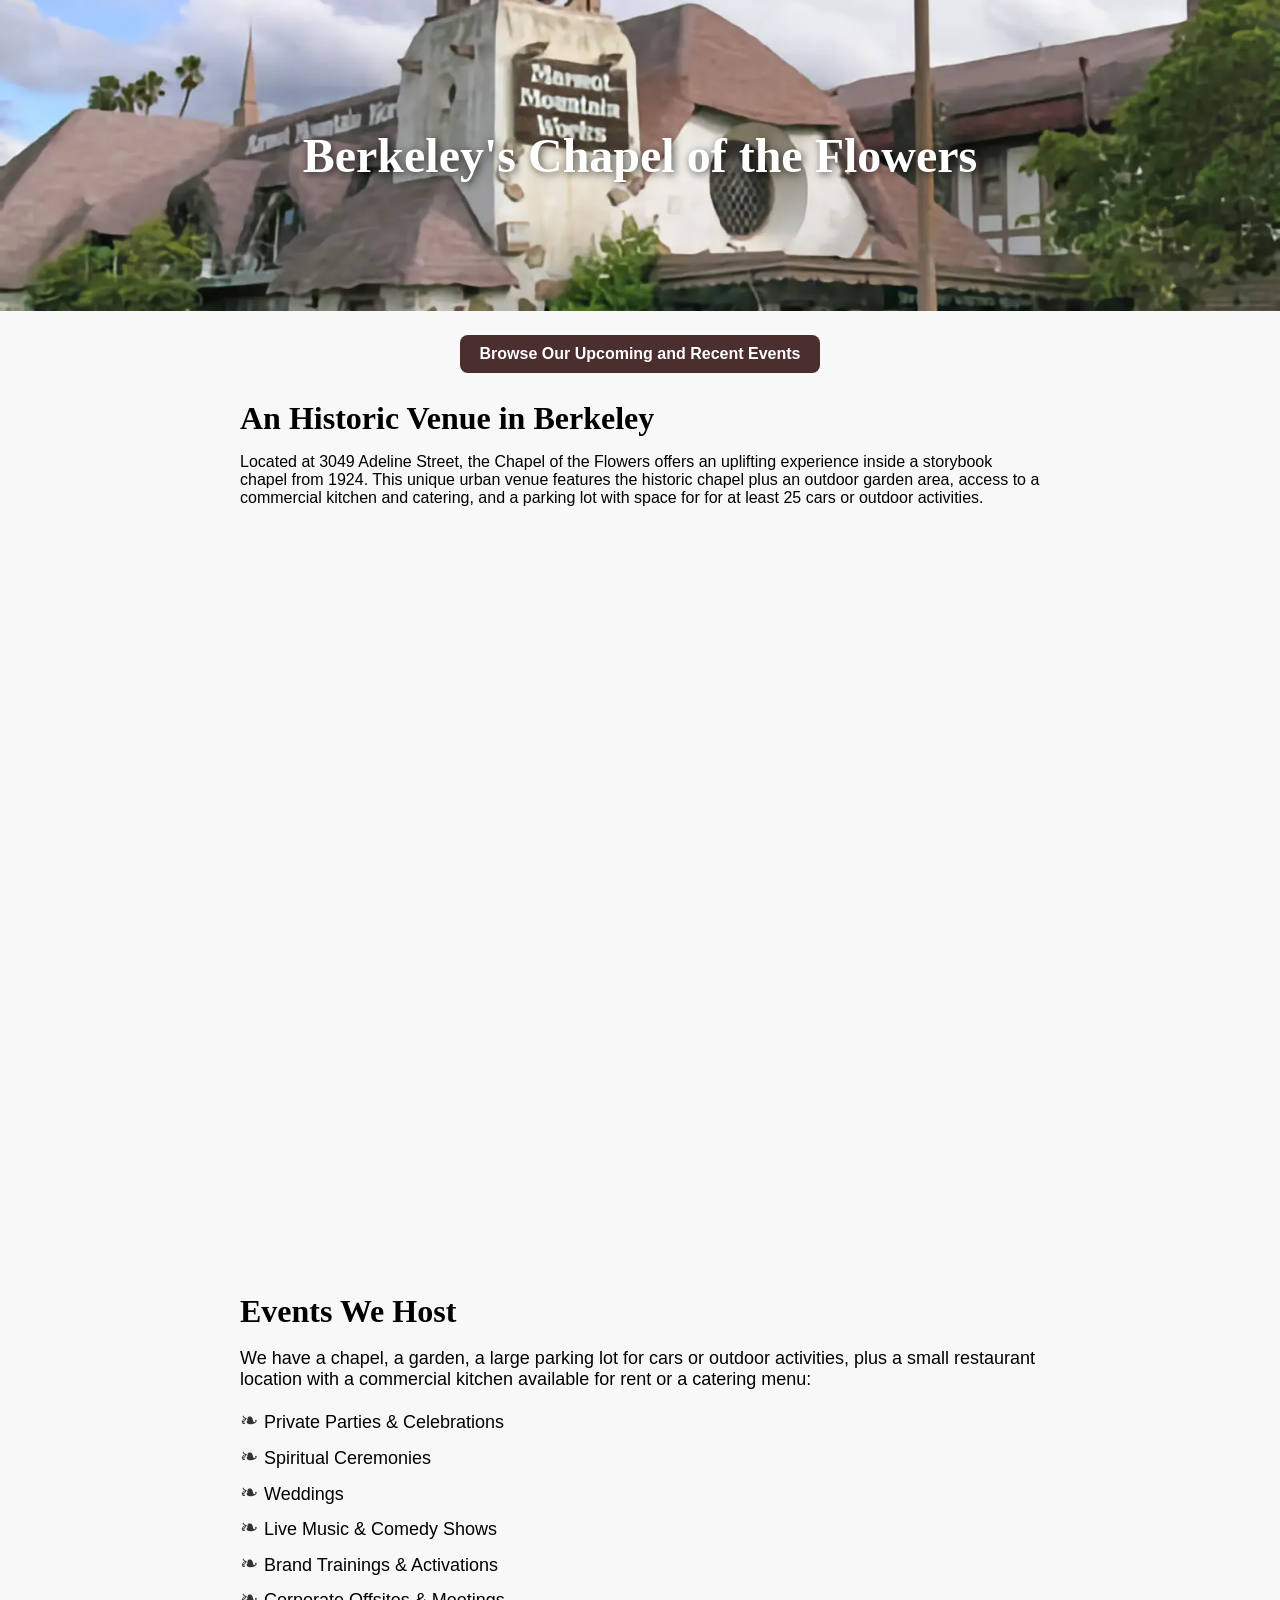
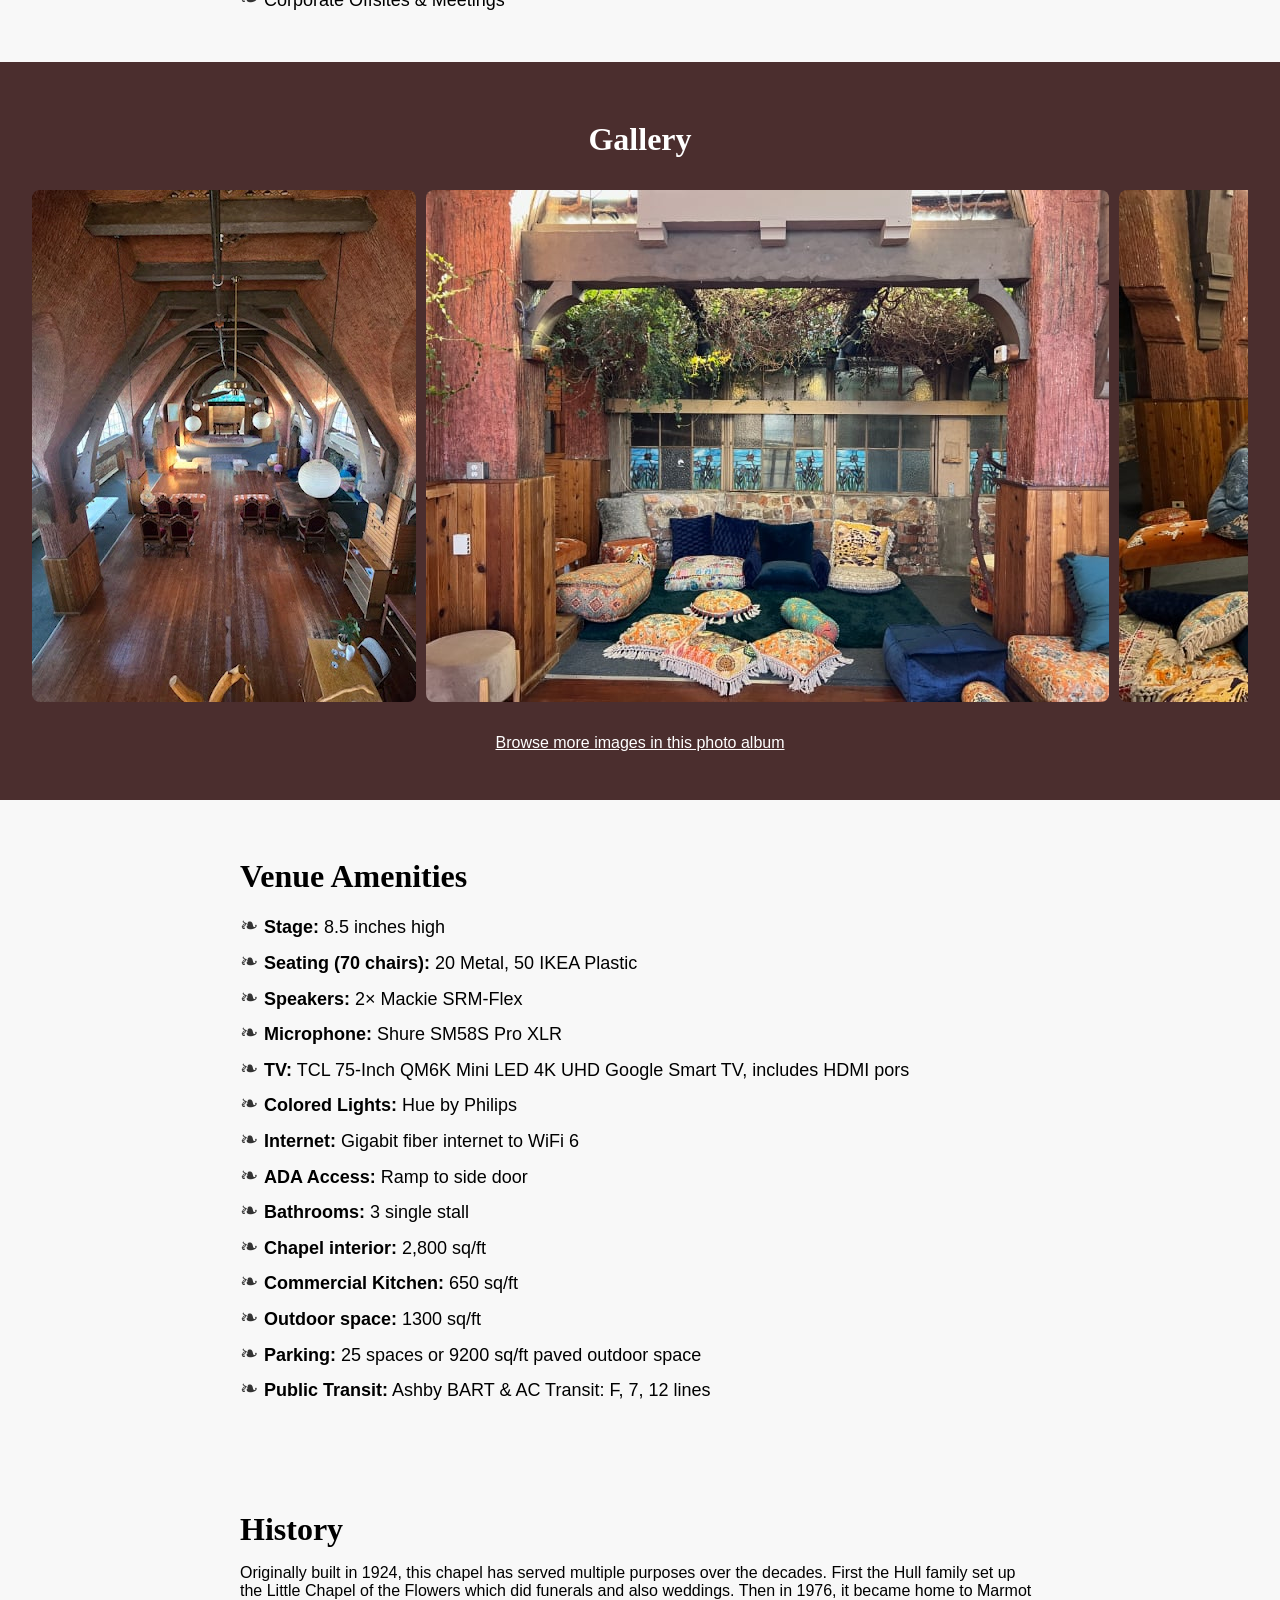
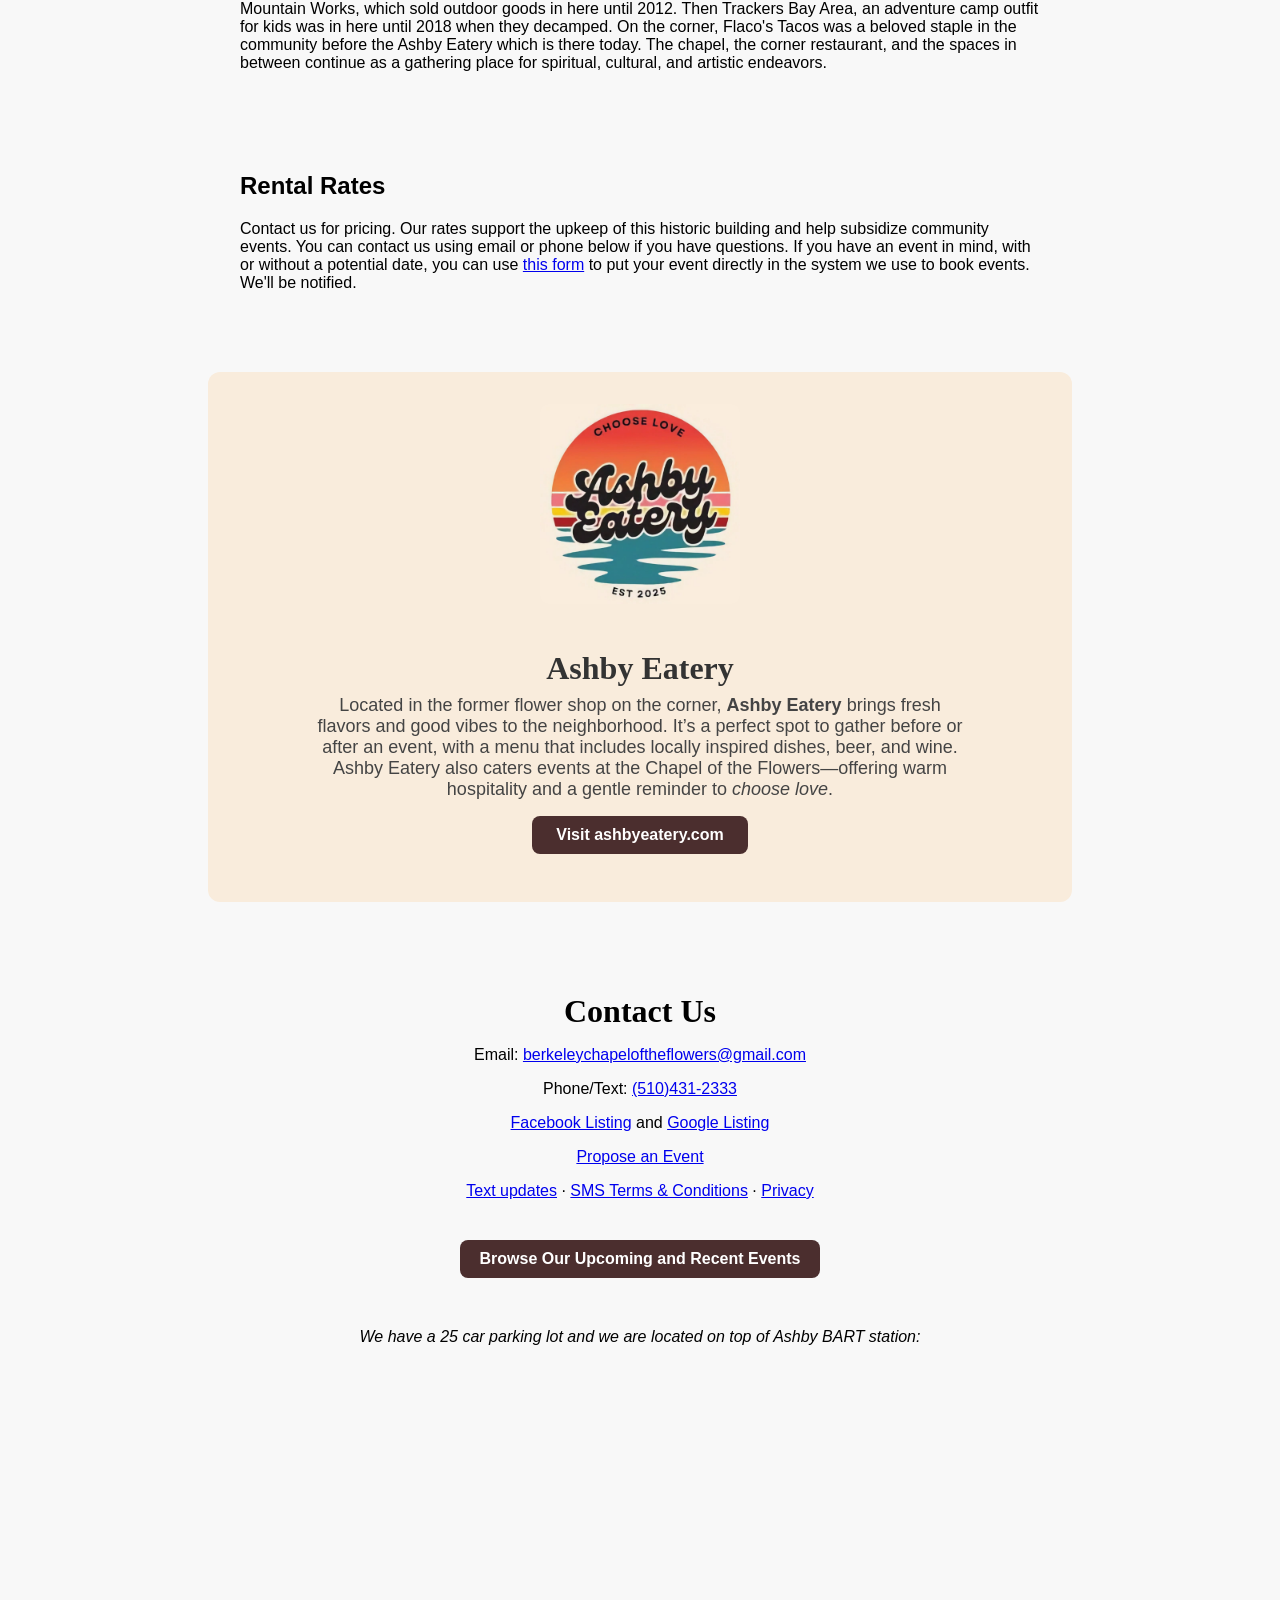
<file: index.html>
<!DOCTYPE html>
<html lang="en">
<head>
    <meta charset="UTF-8">
    <meta name="viewport" content="width=device-width, initial-scale=1.0">
    <title>Berkeley Chapel of the Flowers Event Space</title>
    <style>
        body {
            font-family: 'Raleway', sans-serif;
            margin: 0;
            padding: 0;
            background: #f8f8f8;
        }
        ul {
            list-style: none;
            padding: 0;
        }
        ul li::before {
            content: "❧ ";
            color: #333;
            font-size: 1.2em;
        }
        .gallery-container {
            background: #4B2E2E;
            padding: 2rem;
            text-align: center;
        }
        .gallery-container h2 {
            color: white;
            font-family: 'EB Garamond', serif;
        }
        .gallery {
            display: flex;
            overflow-x: auto;
            gap: 10px;
            padding: 1rem 0;
            scrollbar-width: none;
            -ms-overflow-style: none;
        }
        .gallery::-webkit-scrollbar {
            display: none;
        }
        .gallery img {
            border-radius: 8px;
        }
    </style>
</head>
<body>

    <div style="background: url('assets/chapel-corner-view-marmot-signs.webp') no-repeat center center/cover; padding: 6rem 2rem; text-align: center;">
        <h1 style="font-family: 'EB Garamond', serif; font-size: 3rem; color: white; text-shadow: 2px 2px 8px rgba(0, 0, 0, 0.7);">Berkeley's Chapel of the Flowers</h1>
    </div>

    <section style="padding-top: .5rem; max-width: 800px; margin: 0 auto;">
<p style="text-align:center; margin-top:1rem;">
  <a href="events.html" style="display:inline-block; padding:10px 20px; background-color:#4B2E2E; color:#ffffff; text-decoration:none; border-radius:8px; font-weight:bold;">
    Browse Our Upcoming and Recent Events
  </a>
</p>
    </section>

    <section style="padding-bottom: .5rem; max-width: 800px; margin: 0 auto;">
        <h2 style="font-family:'EB Garamond', serif; font-size:2rem; margin-bottom:1rem;">An Historic Venue in Berkeley</h2>
        <p>Located at 3049 Adeline Street, the Chapel of the Flowers offers an uplifting experience inside a storybook chapel from 1924. This unique urban venue features the historic chapel plus an outdoor garden area, access to a commercial kitchen and catering, and a parking lot with space for for at least 25 cars or outdoor activities.</p>
<div style="position:relative; overflow:hidden; border-radius:8px; margin-top:1rem; max-width:500px; margin-left:auto; margin-right:auto;">
  <iframe 
    src="https://www.youtube.com/embed/rwqdIt3zU6c" 
    frameborder="0" 
    allowfullscreen
    style="width:100%; height:80vh; max-height:700px; border-radius:8px;">
  </iframe>
</div>
    </section>

<!-- Events We Host Section -->
<section style="padding:2rem; max-width:800px; margin:0 auto; font-family:'Raleway', sans-serif; font-size:18px;">
    <h2 style="font-family:'EB Garamond', serif; font-size:2rem; margin-bottom:1rem;">Events We Host</h2>
    <p>We have a chapel, a garden, a large parking lot for cars or outdoor activities, plus a small restaurant location with a commercial kitchen available for rent or a catering menu:</p>
    <ul style="list-style:none; padding-left:0;">
        <li style="margin-bottom:0.6rem;">
            Private Parties & Celebrations
        </li>
        <li style="margin-bottom:0.6rem;">
            Spiritual Ceremonies
        </li>
        <li style="margin-bottom:0.6rem;">
            Weddings
        </li>
        <li style="margin-bottom:0.6rem;">
            Live Music & Comedy Shows
        </li>
        <li style="margin-bottom:0.6rem;">
            Brand Trainings & Activations
        </li>
        <li style="margin-bottom:0.6rem;">
            Corporate Offsites & Meetings
        </li>
    </ul>
</section>

    <section class="gallery-container">
        <h2 style="font-family:'EB Garamond', serif; font-size:2rem; margin-bottom:1rem;">Gallery</h2>
        <div class="gallery">
            <img src="assets/202501-chapel-above-view.jpg">
            <img src="assets/202503-chapel-pillows-under-leaves.jpg">
            <img src="assets/202502-looking-back-at-chairs.jpg">
            <img src="assets/202502-laugh-your-ash-off.jpg">
            <img src="assets/202503-singing-the-great-turning.jpg">
            <img src="assets/202501-chapel-from-stage-cushions.jpg">
            <img src="assets/202501-chapel-red-chair.jpg">
            <img src="assets/202501-chapel-corridor-window.jpg">

        </div>
    <p><a href="https://www.icloud.com/sharedalbum/#B1x5nhQSTejSKX" style="color:white;weight:bold;">Browse more images in this photo album</a></p>
    </section>

    <!-- Detailed Amenities Section -->
<section style="padding:2rem; max-width:800px; margin:0 auto; font-family:'Raleway', sans-serif; font-size:18px;">
    <h2 style="font-family:'EB Garamond', serif; font-size:2rem; margin-bottom:1rem;">Venue Amenities</h2>
    <ul style="list-style:none; padding-left:0;">
        <li style="margin-bottom:0.6rem;"><strong>Stage:</strong> 8.5 inches high</li>
        <li style="margin-bottom:0.6rem;"><strong>Seating (70 chairs):</strong> 20 Metal, 50 IKEA Plastic</li>
        <li style="margin-bottom:0.6rem;"><strong>Speakers:</strong> 2× Mackie SRM-Flex</li>
        <li style="margin-bottom:0.6rem;"><strong>Microphone:</strong> Shure SM58S Pro XLR</li>
        <li style="margin-bottom:0.6rem;"><strong>TV:</strong> TCL 75-Inch QM6K Mini LED 4K UHD Google Smart TV, includes HDMI pors</li>
        <li style="margin-bottom:0.6rem;"><strong>Colored Lights:</strong> Hue by Philips</li>
        <li style="margin-bottom:0.6rem;"><strong>Internet:</strong> Gigabit fiber internet to WiFi 6</li>
        <li style="margin-bottom:0.6rem;"><strong>ADA Access:</strong> Ramp to side door</li>
        <li style="margin-bottom:0.6rem;"><strong>Bathrooms:</strong> 3 single stall</li>
        <li style="margin-bottom:0.6rem;"><strong>Chapel interior:</strong> 2,800 sq/ft</li>
        <li style="margin-bottom:0.6rem;"><strong>Commercial Kitchen:</strong> 650 sq/ft</li>
        <li style="margin-bottom:0.6rem;"><strong>Outdoor space:</strong> 1300 sq/ft</li>
        <li style="margin-bottom:0.6rem;"><strong>Parking:</strong> 25 spaces or 9200 sq/ft paved outdoor space</li>
        <li style="margin-bottom:0.6rem;"><strong>Public Transit:</strong> Ashby BART & AC Transit: F, 7, 12 lines</li>
    </ul>
    </section>

    <section style="padding: 2rem; max-width: 800px; margin: 0 auto;">
        <h2 style="font-family:'EB Garamond', serif; font-size:2rem; margin-bottom:1rem;">History</h2>
        <p>Originally built in 1924, this chapel has served multiple purposes over the decades. First the Hull family set up the Little Chapel of the Flowers which did funerals and also weddings. Then in 1976, it became home to Marmot Mountain Works, which sold outdoor goods in here until 2012. Then Trackers Bay Area, an adventure camp outfit for kids was in here until 2018 when they decamped. On the corner, Flaco's Tacos was a beloved staple in the community before the Ashby Eatery which is there today. The chapel, the corner restaurant, and the spaces in between continue as a gathering place for spiritual, cultural, and artistic endeavors.</p>
    </section>

    <section style="padding: 2rem; max-width: 800px; margin: 0 auto;">
        <h2>Rental Rates</h2>
        <p>Contact us for pricing. Our rates support the upkeep of this historic building and help subsidize community events. You can contact us using email or phone below if you have questions. If you have an event in mind, with or without a potential date, you can use <a href="https://airtable.com/appT25NC13v3OxP1O/pagu7RYQBSrZjanry/form">this form</a> to put your event directly in the system we use to book events. We'll be notified.</p>
    </section>

<!-- Ashby Eatery Callout Section -->
<section style="background-color:#F9ECDC; padding:2rem; text-align:center; max-width:800px; margin:2rem auto; border-radius:12px; font-family:'Raleway', sans-serif;">
    <a href="https://www.ashbyeatery.com/"><img src="assets/ashby-eatery-F9ECDC.webp" alt="Ashby Eatery logo" style="width:200px; max-width:60%; border-radius:8px; margin-bottom:1rem;"></a>
    <h2 style="font-family:'EB Garamond', serif; font-size:2rem; color:#333; margin-bottom:0.5rem;">Ashby Eatery</h2>
    <p style="font-size:18px; color:#444; max-width:650px; margin:0 auto 1rem;">
        Located in the former flower shop on the corner, <strong>Ashby Eatery</strong> brings fresh flavors and good vibes to the neighborhood. It’s a perfect spot to gather before or after an event, with a menu that includes locally inspired dishes, beer, and wine. Ashby Eatery also caters events at the Chapel of the Flowers—offering warm hospitality and a gentle reminder to <em>choose love</em>.
    </p>
    <p>
        <a href="https://www.ashbyeatery.com/" 
           style="display:inline-block; padding:10px 24px; background-color:#4B2E2E; color:white; text-decoration:none; border-radius:8px; font-weight:bold; font-size:16px;">
           Visit ashbyeatery.com
        </a>
    </p>
</section>

    <section style="padding: 2rem; max-width: 800px; margin: 0 auto; text-align: center;">
        <h2 style="font-family:'EB Garamond', serif; font-size:2rem; margin-bottom:1rem;">Contact Us</h2>
        <p>Email: <a href="mailto:berkeleychapeloftheflowers@gmail.com">berkeleychapeloftheflowers@gmail.com</a></p>
        <p>Phone/Text: <a href="tel:+15104312333">(510)431-2333</a></p>
        <p><a href="https://www.facebook.com/profile.php?id=61574258323326">Facebook Listing</a> and <a href="https://g.co/kgs/VbCsZKN">Google Listing</a></p>
        <p><a href="https://airtable.com/appT25NC13v3OxP1O/pagu7RYQBSrZjanry/form">Propose an Event</a></p>
        <p><a href="sms.html">Text updates</a> · <a href="terms.html">SMS Terms &amp; Conditions</a> · <a href="privacy.html">Privacy</a></p>
        <p><div class="klaviyo-form-UmbnJe"></div></p>

    <section style="padding-top: .5rem; max-width: 800px; margin: 0 auto;">
<p style="text-align:center; margin-top:1rem;">
  <a href="events.html" style="display:inline-block; padding:10px 20px; background-color:#4B2E2E; color:#ffffff; text-decoration:none; border-radius:8px; font-weight:bold;">
    Browse Our Upcoming and Recent Events
  </a>
</p>
    </section>

        <p><br/></p>
        <p><i>We have a 25 car parking lot and we are located on top of Ashby BART station:</i></p>
        <iframe src="https://www.google.com/maps/embed?pb=!1m18!1m12!1m3!1d3154.1295906402323!2d-122.2690790846826!3d37.8522439797457!2m3!1f0!2f0!3f0!3m2!1i1024!2i768!4f13.1!3m3!1m2!1s0x80857e3c19e38d69%3A0x2b9e38857a6433d5!2s3049%20Adeline%20St%2C%20Berkeley%2C%20CA%2094703%2C%20USA!5e0!3m2!1sen!2us!4v1617324132152!5m2!1sen!2us" allowfullscreen style="width: 100%; height: 300px; border: 0;"></iframe>
    </section>

<script async type='text/javascript' src='https://static.klaviyo.com/onsite/js/klaviyo.js?company_id=UPSUKR'></script>

</body>
</html>
</file>
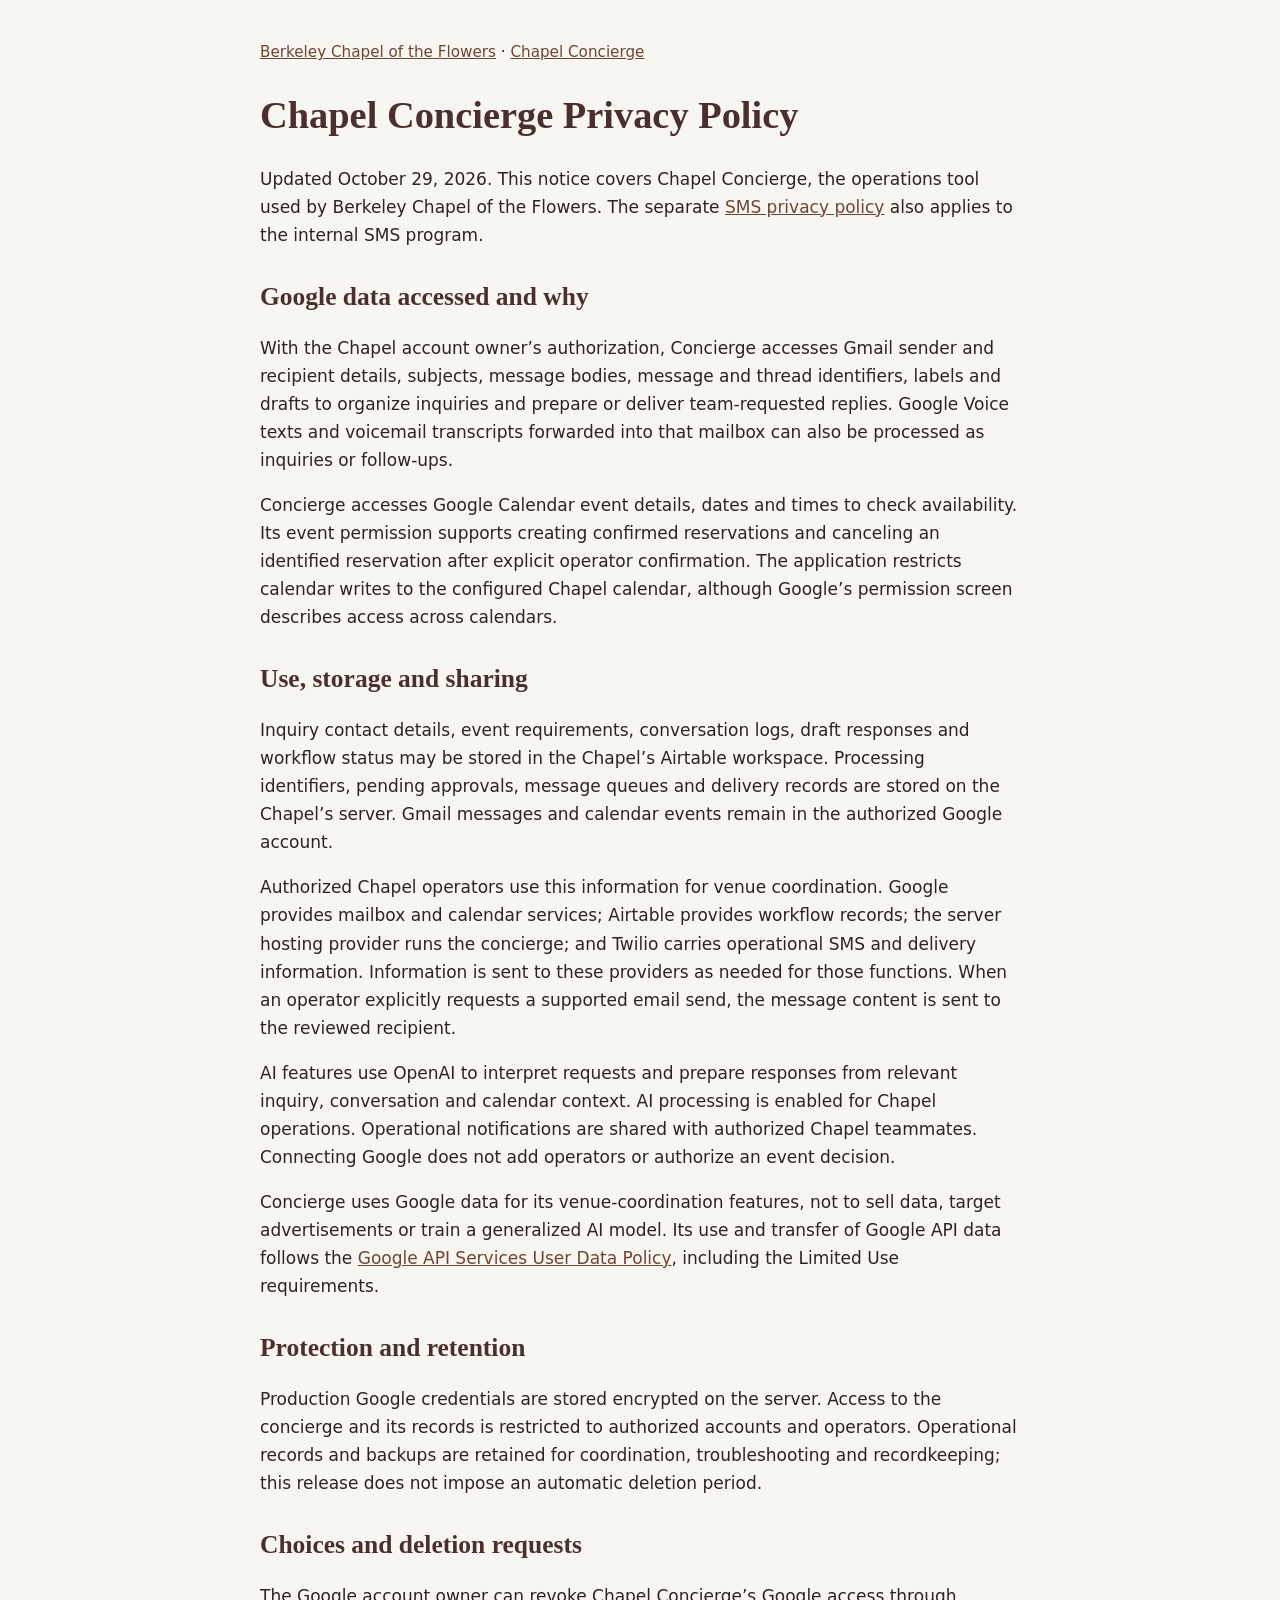
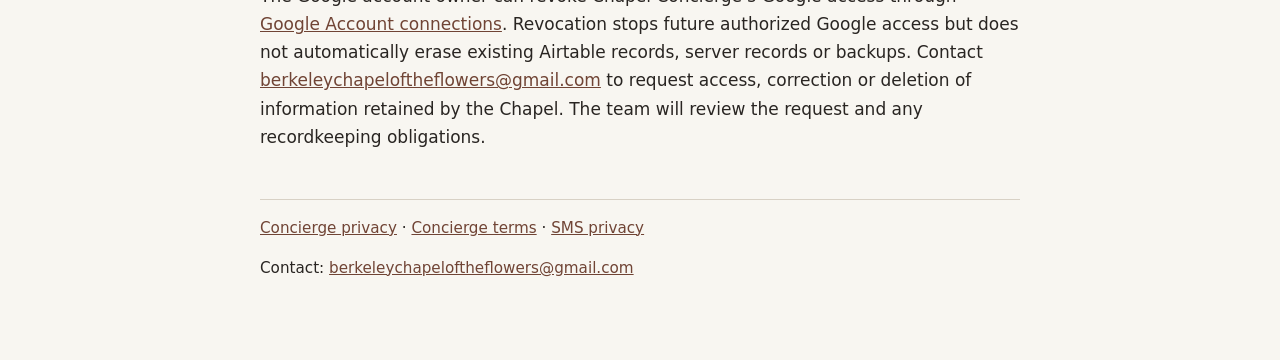
<file: concierge-privacy.html>
<!doctype html>
<html lang="en"><head><meta charset="utf-8"><meta name="viewport" content="width=device-width,initial-scale=1"><title>Chapel Concierge Privacy Policy | Berkeley Chapel of the Flowers</title><style>body{font:17px/1.65 system-ui,-apple-system,sans-serif;color:#292522;background:#f8f6f1;margin:0}main{max-width:760px;margin:auto;padding:40px 24px 64px}h1,h2{font-family:Georgia,serif;color:#4b2e2e;line-height:1.25}h1{font-size:2.4rem}h2{margin-top:2rem}a{color:#704435}nav,footer{font-size:.95rem}footer{margin-top:3rem;border-top:1px solid #d8d1c5;padding-top:1rem}.note{padding:16px 20px;background:#eee9df;border-left:4px solid #84634c}</style></head><body><main><nav><a href="index.html">Berkeley Chapel of the Flowers</a> · <a href="concierge.html">Chapel Concierge</a></nav><h1>Chapel Concierge Privacy Policy</h1><p>Updated October 29, 2026. This notice covers Chapel Concierge, the operations tool used by Berkeley Chapel of the Flowers. The separate <a href="privacy.html">SMS privacy policy</a> also applies to the internal SMS program.</p><h2>Google data accessed and why</h2><p>With the Chapel account owner’s authorization, Concierge accesses Gmail sender and recipient details, subjects, message bodies, message and thread identifiers, labels and drafts to organize inquiries and prepare or deliver team-requested replies. Google Voice texts and voicemail transcripts forwarded into that mailbox can also be processed as inquiries or follow-ups.</p><p>Concierge accesses Google Calendar event details, dates and times to check availability. Its event permission supports creating confirmed reservations and canceling an identified reservation after explicit operator confirmation. The application restricts calendar writes to the configured Chapel calendar, although Google’s permission screen describes access across calendars.</p><h2>Use, storage and sharing</h2><p>Inquiry contact details, event requirements, conversation logs, draft responses and workflow status may be stored in the Chapel’s Airtable workspace. Processing identifiers, pending approvals, message queues and delivery records are stored on the Chapel’s server. Gmail messages and calendar events remain in the authorized Google account.</p><p>Authorized Chapel operators use this information for venue coordination. Google provides mailbox and calendar services; Airtable provides workflow records; the server hosting provider runs the concierge; and Twilio carries operational SMS and delivery information. Information is sent to these providers as needed for those functions. When an operator explicitly requests a supported email send, the message content is sent to the reviewed recipient.</p><p>AI features use OpenAI to interpret requests and prepare responses from relevant inquiry, conversation and calendar context. AI processing is enabled for Chapel operations. Operational notifications are shared with authorized Chapel teammates. Connecting Google does not add operators or authorize an event decision.</p><p>Concierge uses Google data for its venue-coordination features, not to sell data, target advertisements or train a generalized AI model. Its use and transfer of Google API data follows the <a href="https://developers.google.com/terms/api-services-user-data-policy">Google API Services User Data Policy</a>, including the Limited Use requirements.</p><h2>Protection and retention</h2><p>Production Google credentials are stored encrypted on the server. Access to the concierge and its records is restricted to authorized accounts and operators. Operational records and backups are retained for coordination, troubleshooting and recordkeeping; this release does not impose an automatic deletion period.</p><h2>Choices and deletion requests</h2><p>The Google account owner can revoke Chapel Concierge’s Google access through <a href="https://myaccount.google.com/connections">Google Account connections</a>. Revocation stops future authorized Google access but does not automatically erase existing Airtable records, server records or backups. Contact <a href="mailto:berkeleychapeloftheflowers@gmail.com">berkeleychapeloftheflowers@gmail.com</a> to request access, correction or deletion of information retained by the Chapel. The team will review the request and any recordkeeping obligations.</p><footer><a href="concierge-privacy.html">Concierge privacy</a> · <a href="concierge-terms.html">Concierge terms</a> · <a href="privacy.html">SMS privacy</a><p>Contact: <a href="mailto:berkeleychapeloftheflowers@gmail.com">berkeleychapeloftheflowers@gmail.com</a></p></footer></main></body></html>
</file>
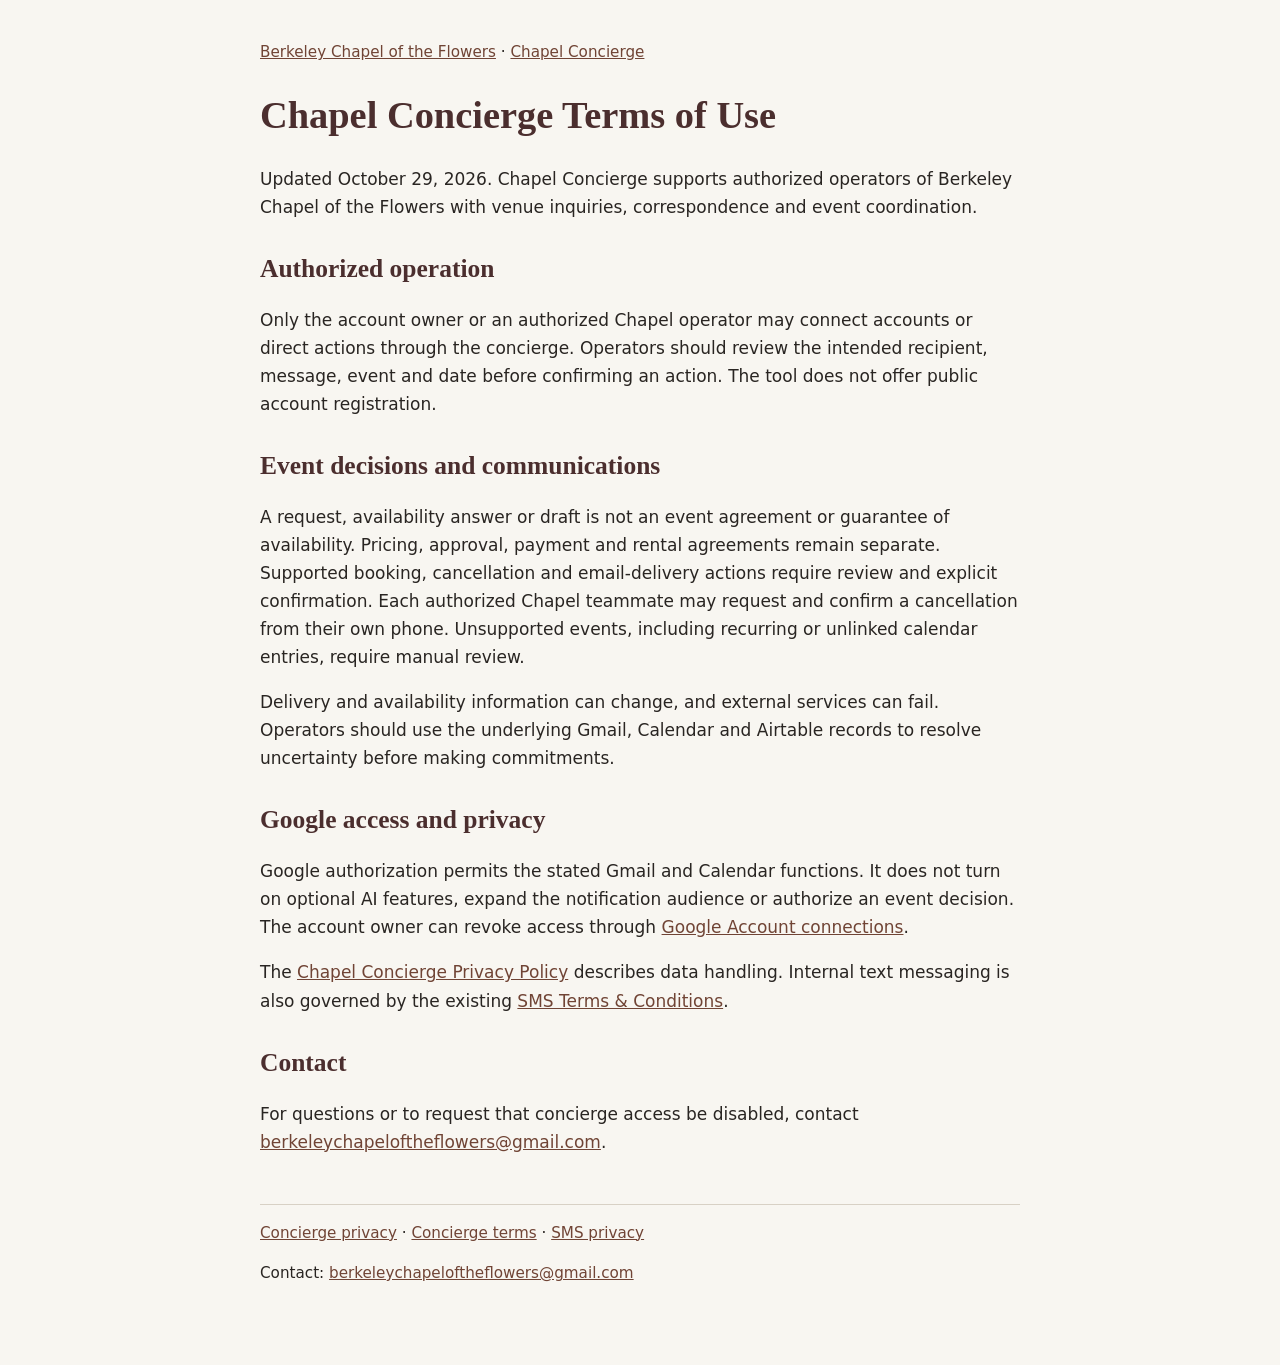
<file: concierge-terms.html>
<!doctype html>
<html lang="en"><head><meta charset="utf-8"><meta name="viewport" content="width=device-width,initial-scale=1"><title>Chapel Concierge Terms of Use | Berkeley Chapel of the Flowers</title><style>body{font:17px/1.65 system-ui,-apple-system,sans-serif;color:#292522;background:#f8f6f1;margin:0}main{max-width:760px;margin:auto;padding:40px 24px 64px}h1,h2{font-family:Georgia,serif;color:#4b2e2e;line-height:1.25}h1{font-size:2.4rem}h2{margin-top:2rem}a{color:#704435}nav,footer{font-size:.95rem}footer{margin-top:3rem;border-top:1px solid #d8d1c5;padding-top:1rem}.note{padding:16px 20px;background:#eee9df;border-left:4px solid #84634c}</style></head><body><main><nav><a href="index.html">Berkeley Chapel of the Flowers</a> · <a href="concierge.html">Chapel Concierge</a></nav><h1>Chapel Concierge Terms of Use</h1><p>Updated October 29, 2026. Chapel Concierge supports authorized operators of Berkeley Chapel of the Flowers with venue inquiries, correspondence and event coordination.</p><h2>Authorized operation</h2><p>Only the account owner or an authorized Chapel operator may connect accounts or direct actions through the concierge. Operators should review the intended recipient, message, event and date before confirming an action. The tool does not offer public account registration.</p><h2>Event decisions and communications</h2><p>A request, availability answer or draft is not an event agreement or guarantee of availability. Pricing, approval, payment and rental agreements remain separate. Supported booking, cancellation and email-delivery actions require review and explicit confirmation. Each authorized Chapel teammate may request and confirm a cancellation from their own phone. Unsupported events, including recurring or unlinked calendar entries, require manual review.</p><p>Delivery and availability information can change, and external services can fail. Operators should use the underlying Gmail, Calendar and Airtable records to resolve uncertainty before making commitments.</p><h2>Google access and privacy</h2><p>Google authorization permits the stated Gmail and Calendar functions. It does not turn on optional AI features, expand the notification audience or authorize an event decision. The account owner can revoke access through <a href="https://myaccount.google.com/connections">Google Account connections</a>.</p><p>The <a href="concierge-privacy.html">Chapel Concierge Privacy Policy</a> describes data handling. Internal text messaging is also governed by the existing <a href="terms.html">SMS Terms &amp; Conditions</a>.</p><h2>Contact</h2><p>For questions or to request that concierge access be disabled, contact <a href="mailto:berkeleychapeloftheflowers@gmail.com">berkeleychapeloftheflowers@gmail.com</a>.</p><footer><a href="concierge-privacy.html">Concierge privacy</a> · <a href="concierge-terms.html">Concierge terms</a> · <a href="privacy.html">SMS privacy</a><p>Contact: <a href="mailto:berkeleychapeloftheflowers@gmail.com">berkeleychapeloftheflowers@gmail.com</a></p></footer></main></body></html>
</file>
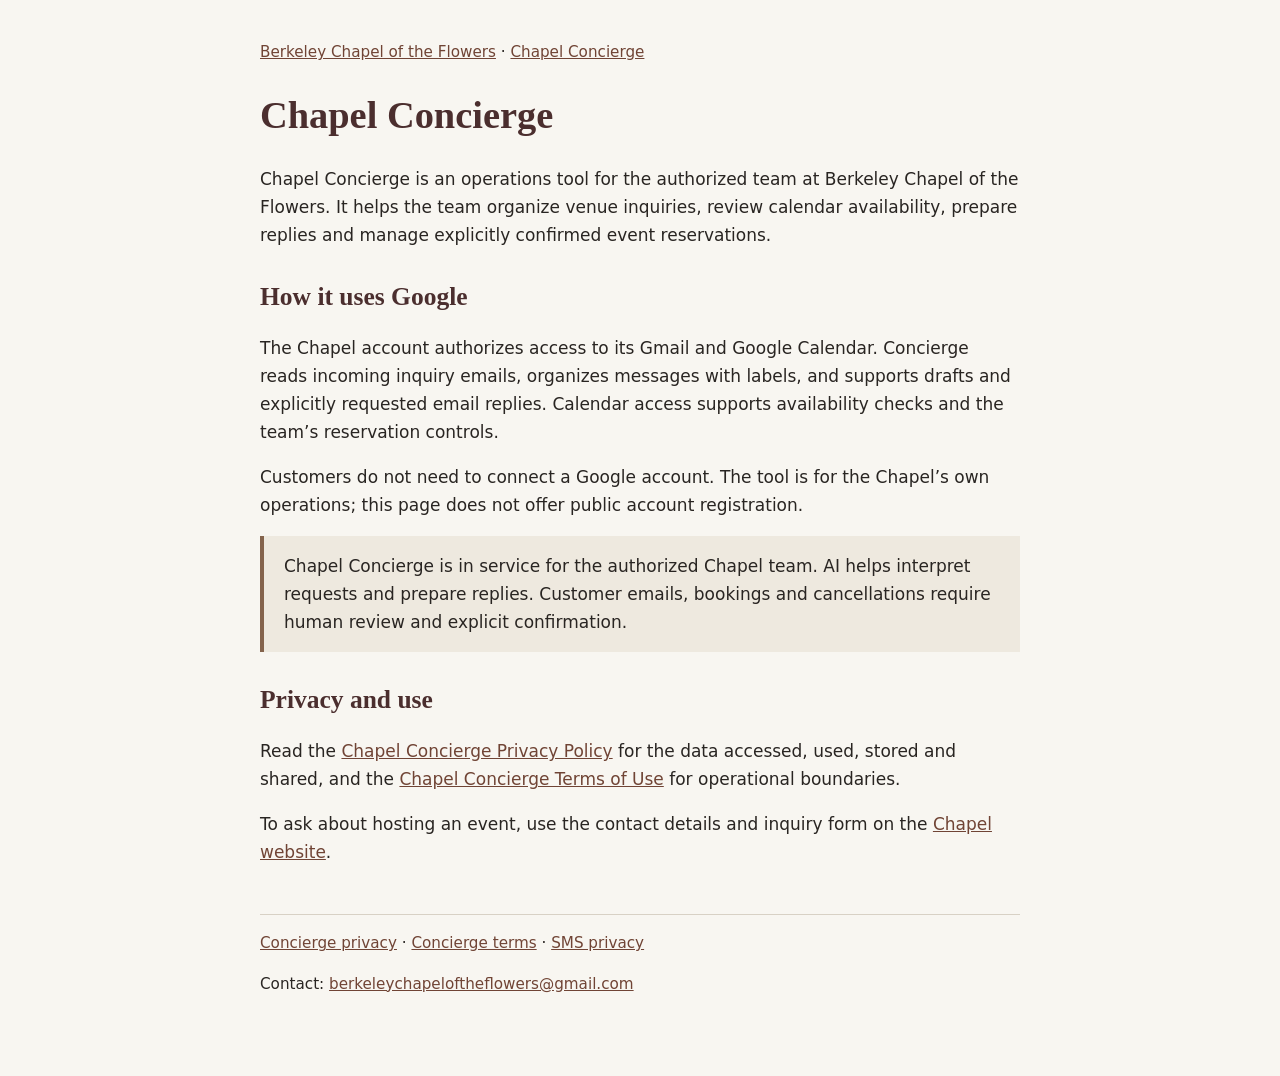
<file: concierge.html>
<!doctype html>
<html lang="en"><head><meta charset="utf-8"><meta name="viewport" content="width=device-width,initial-scale=1"><title>Chapel Concierge | Berkeley Chapel of the Flowers</title><style>body{font:17px/1.65 system-ui,-apple-system,sans-serif;color:#292522;background:#f8f6f1;margin:0}main{max-width:760px;margin:auto;padding:40px 24px 64px}h1,h2{font-family:Georgia,serif;color:#4b2e2e;line-height:1.25}h1{font-size:2.4rem}h2{margin-top:2rem}a{color:#704435}nav,footer{font-size:.95rem}footer{margin-top:3rem;border-top:1px solid #d8d1c5;padding-top:1rem}.note{padding:16px 20px;background:#eee9df;border-left:4px solid #84634c}</style></head><body><main><nav><a href="index.html">Berkeley Chapel of the Flowers</a> · <a href="concierge.html">Chapel Concierge</a></nav><h1>Chapel Concierge</h1><p>Chapel Concierge is an operations tool for the authorized team at Berkeley Chapel of the Flowers. It helps the team organize venue inquiries, review calendar availability, prepare replies and manage explicitly confirmed event reservations.</p><h2>How it uses Google</h2><p>The Chapel account authorizes access to its Gmail and Google Calendar. Concierge reads incoming inquiry emails, organizes messages with labels, and supports drafts and explicitly requested email replies. Calendar access supports availability checks and the team’s reservation controls.</p><p>Customers do not need to connect a Google account. The tool is for the Chapel’s own operations; this page does not offer public account registration.</p><p class="note">Chapel Concierge is in service for the authorized Chapel team. AI helps interpret requests and prepare replies. Customer emails, bookings and cancellations require human review and explicit confirmation.</p><h2>Privacy and use</h2><p>Read the <a href="concierge-privacy.html">Chapel Concierge Privacy Policy</a> for the data accessed, used, stored and shared, and the <a href="concierge-terms.html">Chapel Concierge Terms of Use</a> for operational boundaries.</p><p>To ask about hosting an event, use the contact details and inquiry form on the <a href="index.html">Chapel website</a>.</p><footer><a href="concierge-privacy.html">Concierge privacy</a> · <a href="concierge-terms.html">Concierge terms</a> · <a href="privacy.html">SMS privacy</a><p>Contact: <a href="mailto:berkeleychapeloftheflowers@gmail.com">berkeleychapeloftheflowers@gmail.com</a></p></footer></main></body></html>
</file>
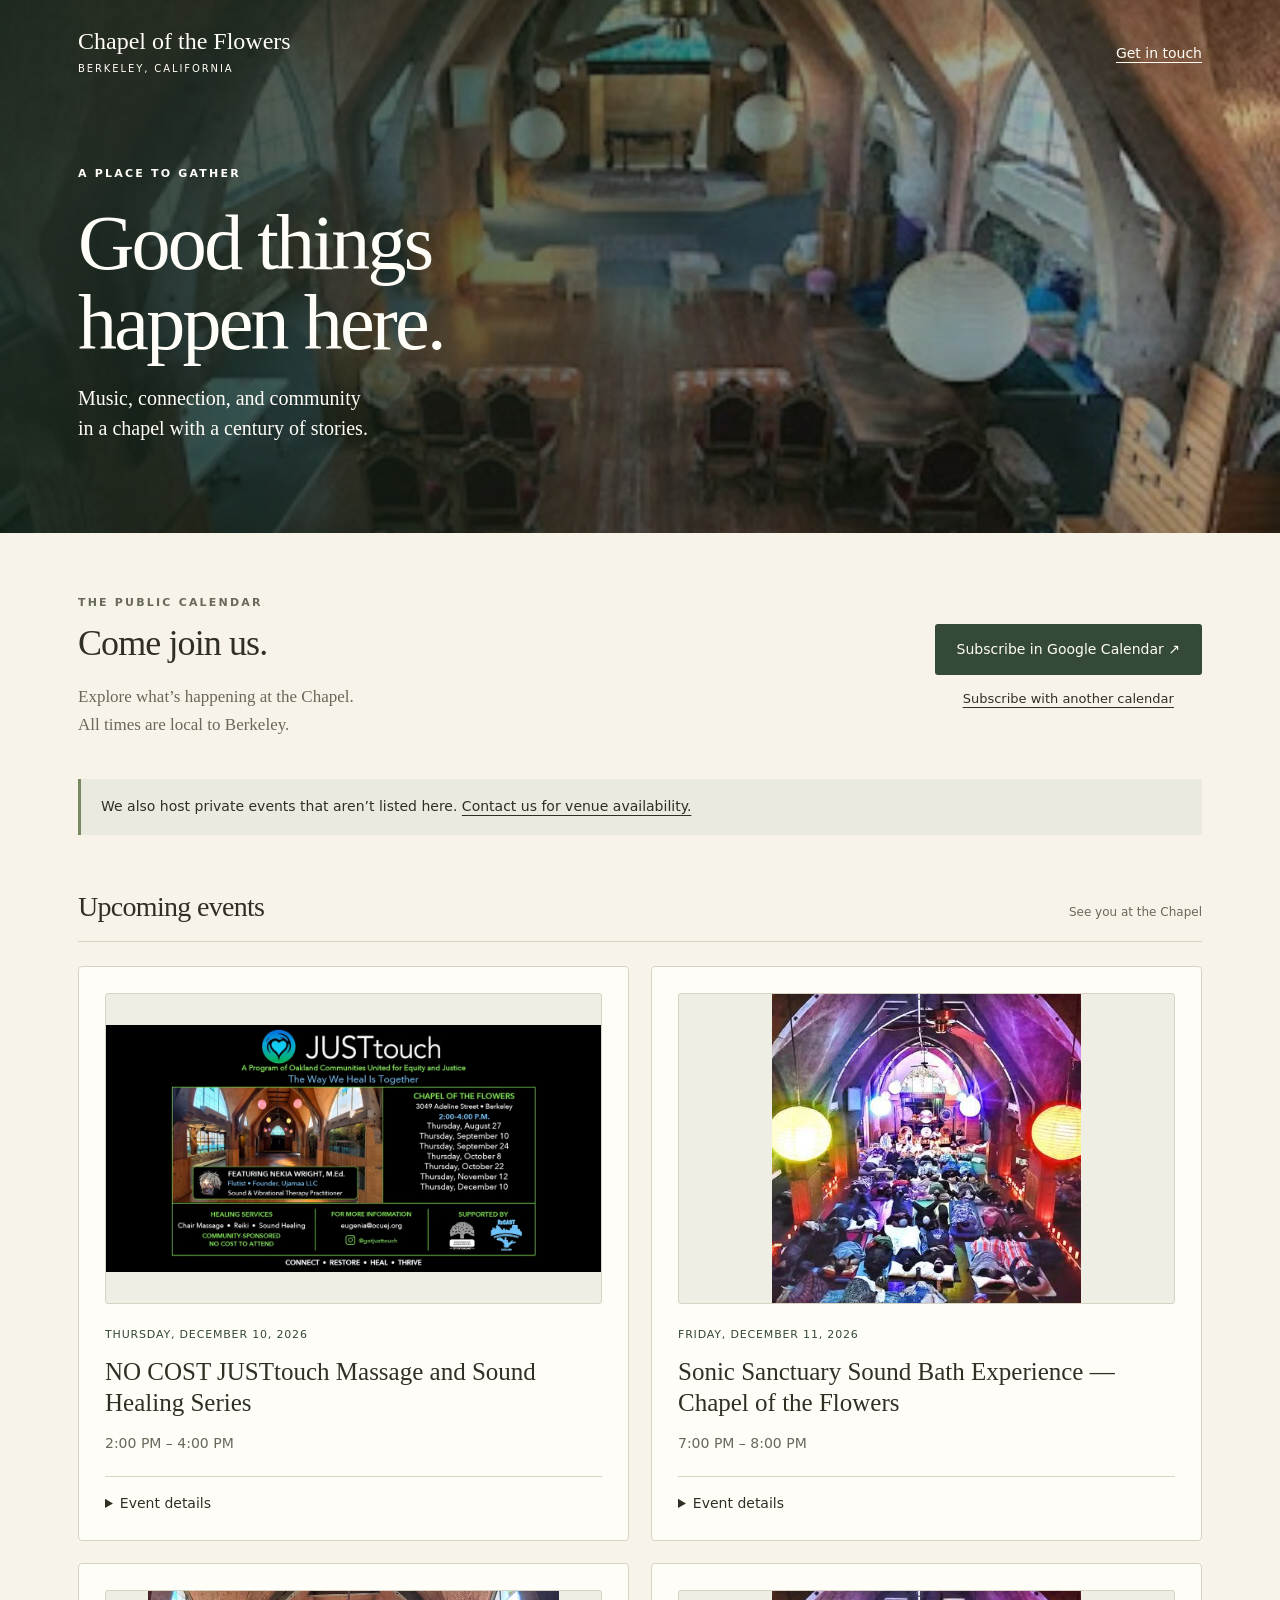
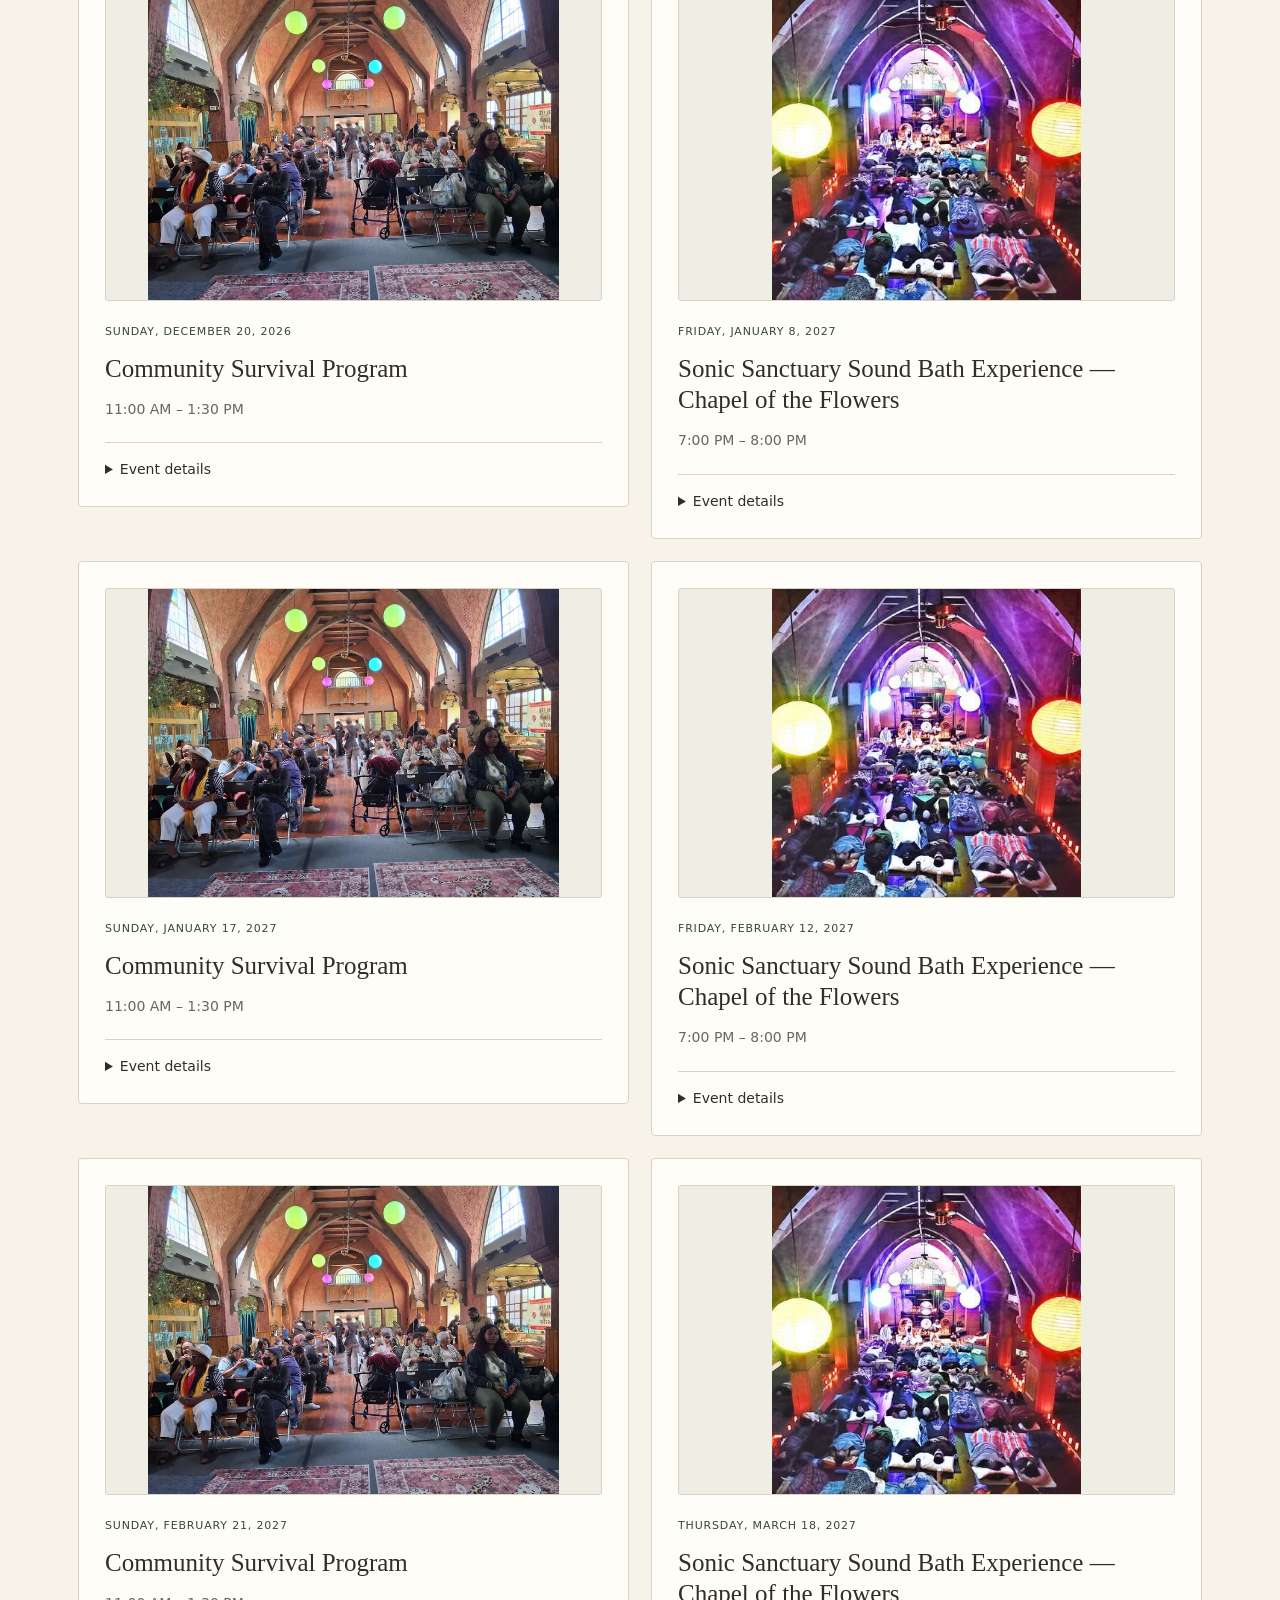
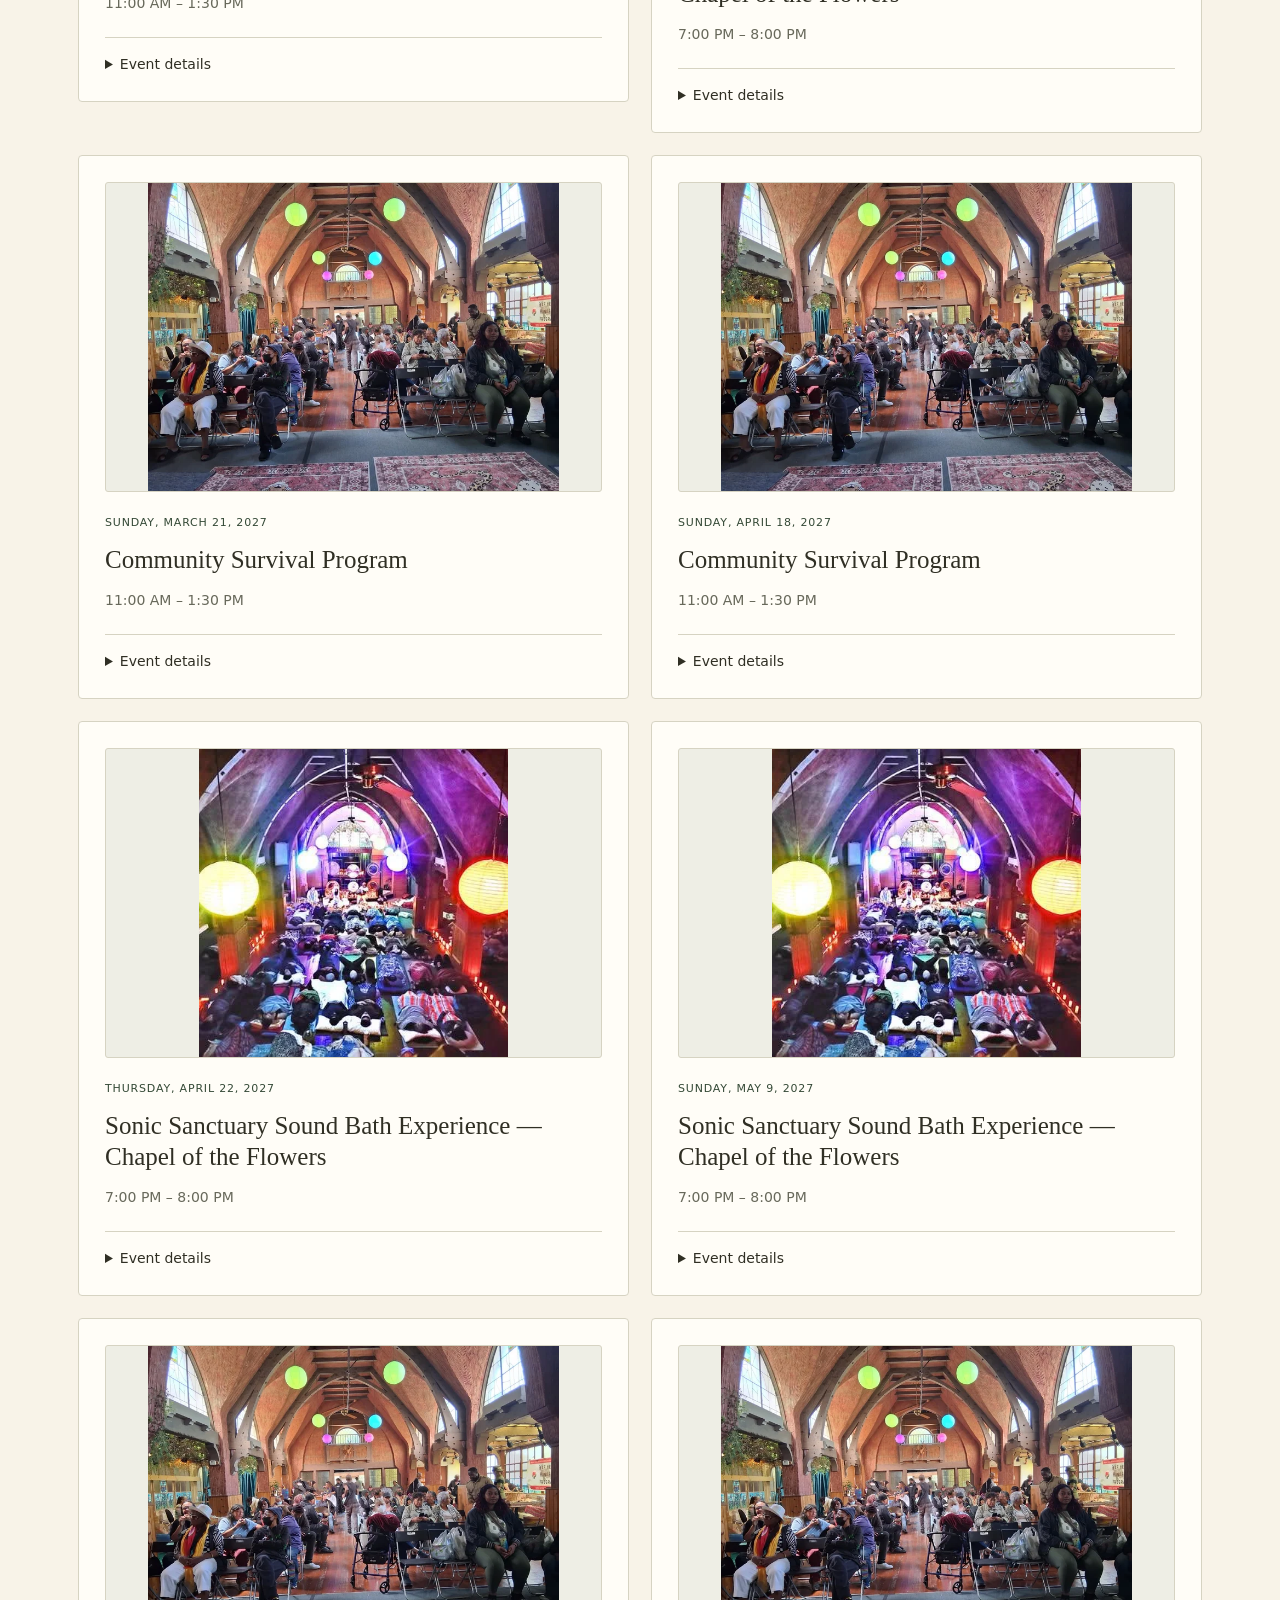
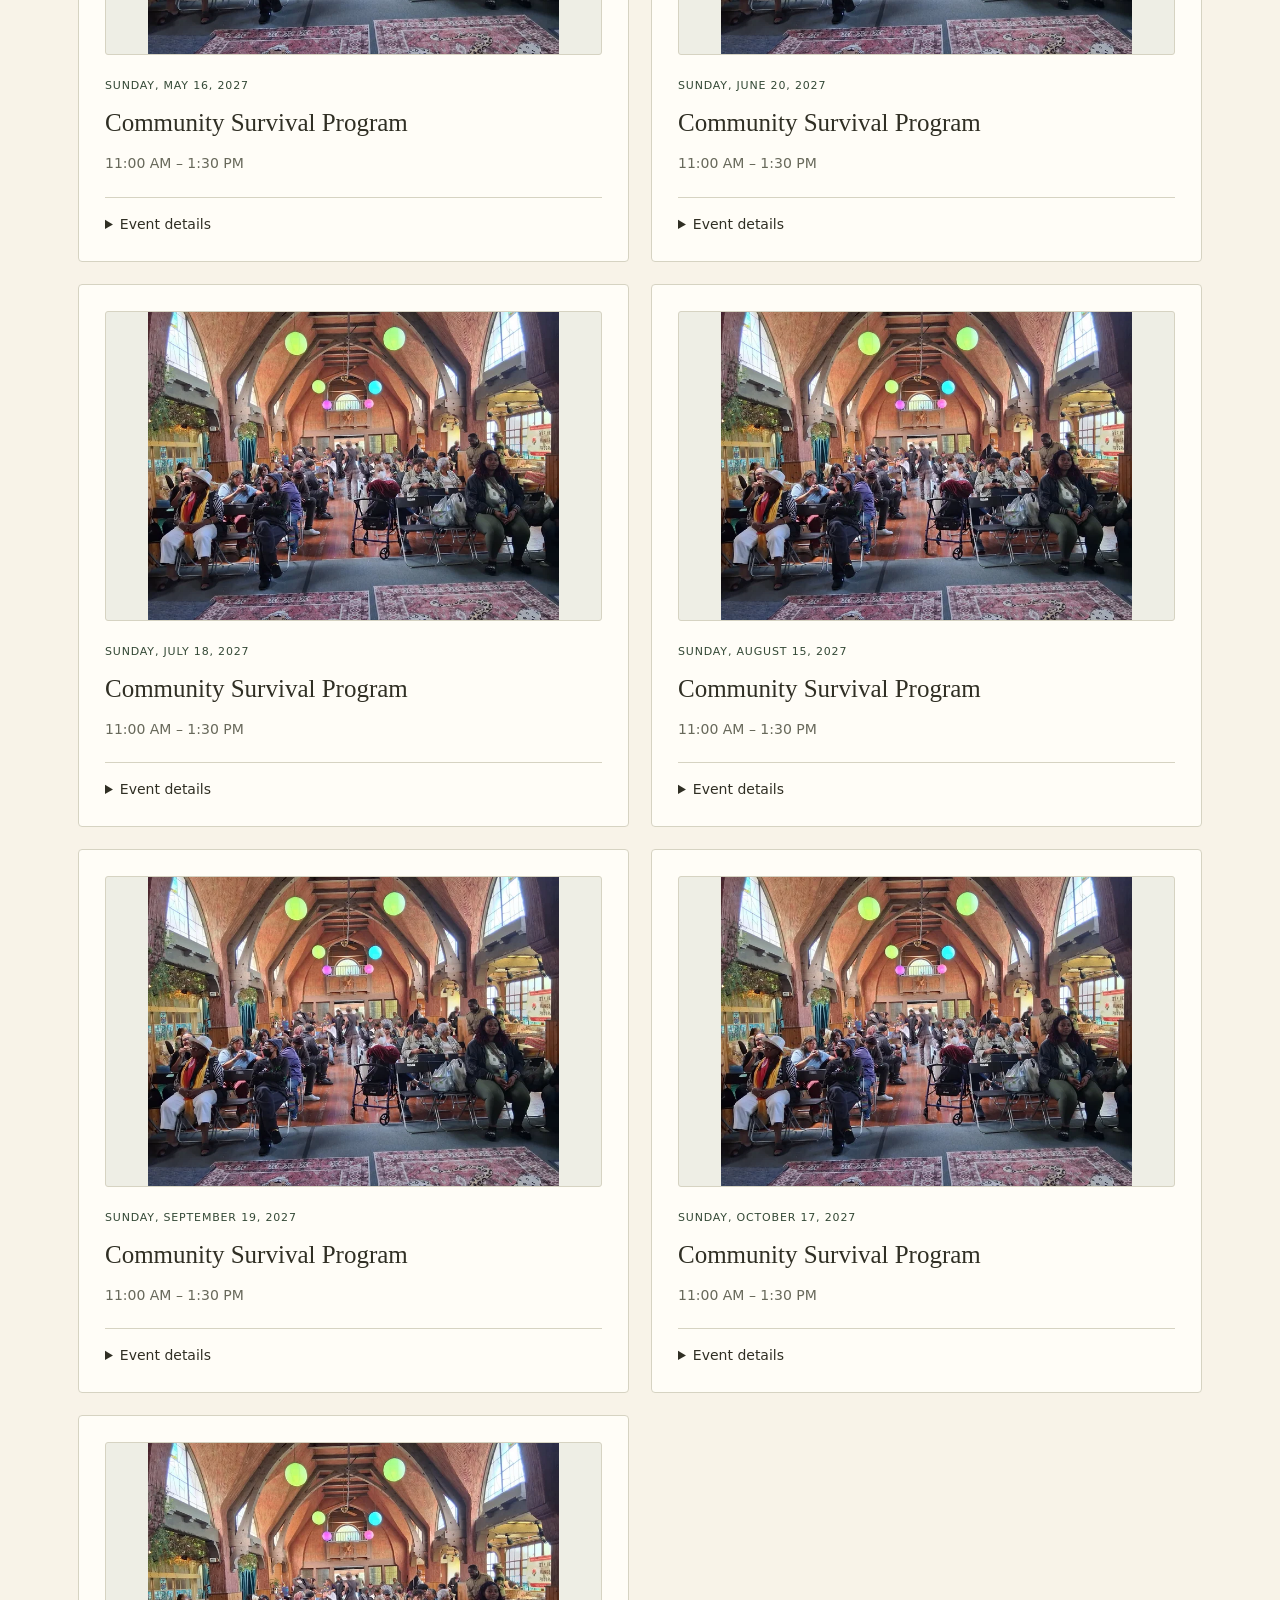
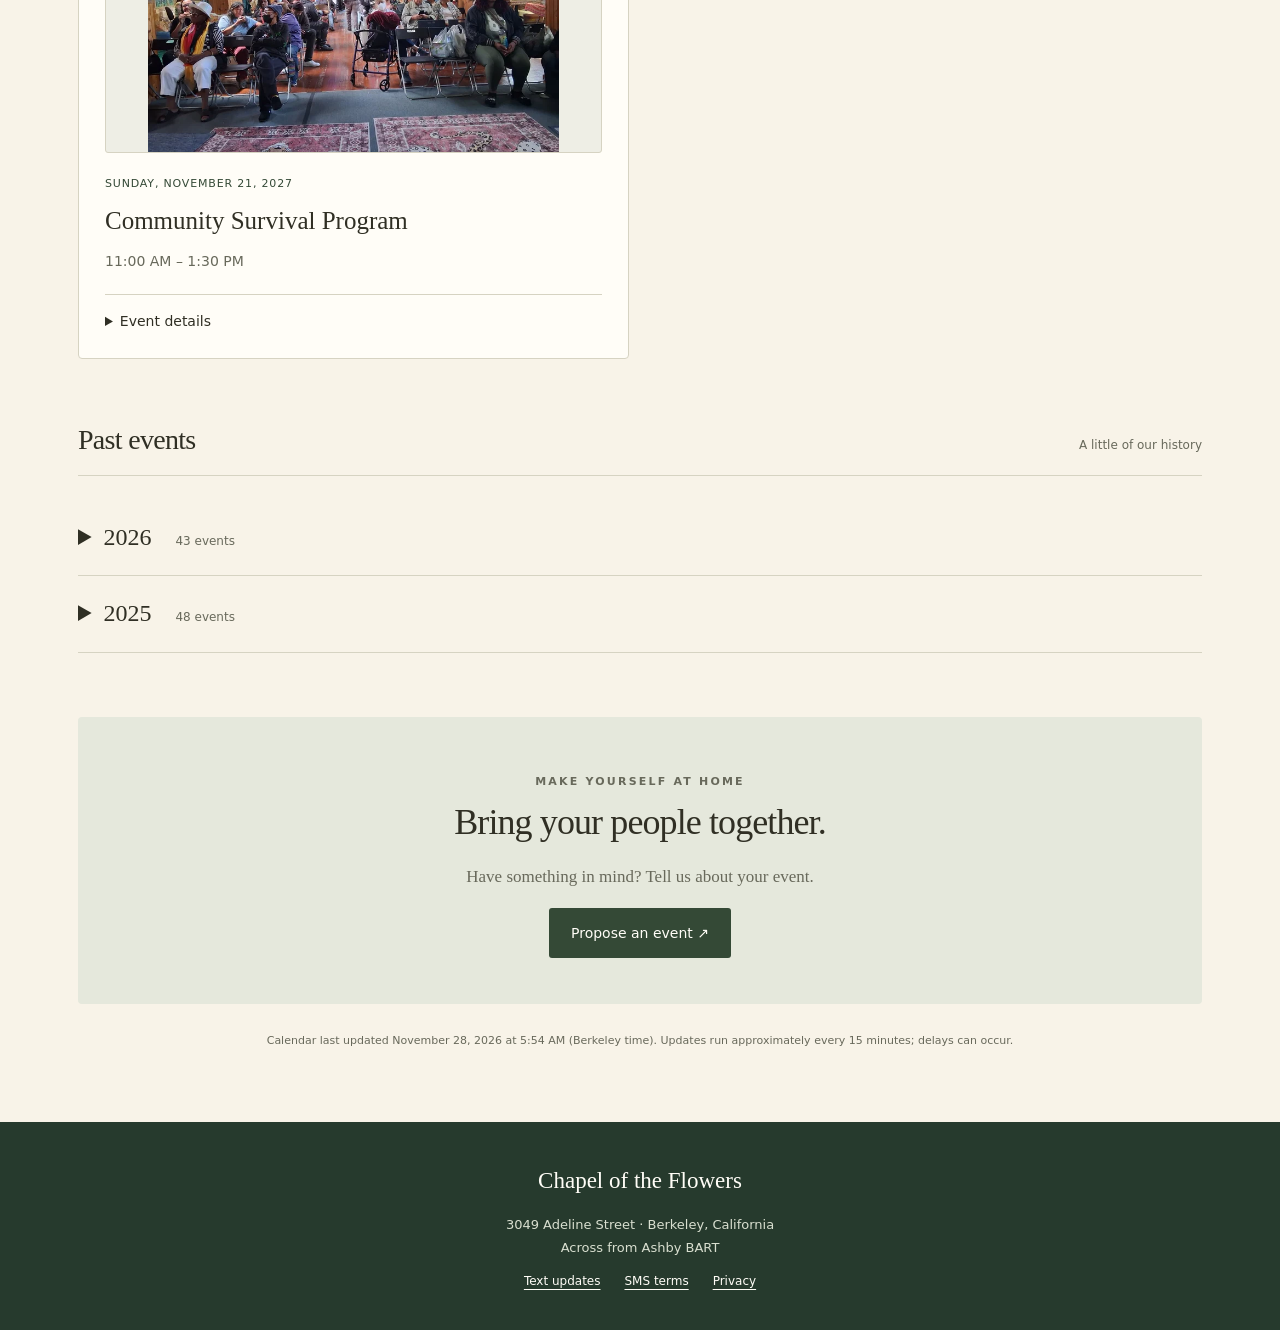
<file: events.html>
<!doctype html>
<html lang="en">
<head>
<meta charset="utf-8"><meta name="viewport" content="width=device-width, initial-scale=1">
<title>Public Events | Berkeley Chapel of the Flowers</title>
<meta name="description" content="Discover public gatherings, music, community events and more at Berkeley’s historic Chapel of the Flowers. Explore upcoming events and subscribe to our calendar.">
<link rel="stylesheet" href="assets/events.css?v=a3126712ea35">
</head>
<body data-event-count="110">
<a class="skip-link" href="#events">Skip to events</a>
<header class="hero"><nav><a class="wordmark" href="index.html">Chapel of the Flowers<span>BERKELEY, CALIFORNIA</span></a><a href="index.html#contact">Get in touch</a></nav><div class="hero-copy"><p class="eyebrow">A place to gather</p><h1>Good things<br>happen here.</h1><p>Music, connection, and community<br>in a chapel with a century of stories.</p></div></header>
<main id="events">
<section class="intro"><div><p class="eyebrow">The public calendar</p><h2>Come join us.</h2><p>Explore what’s happening at the Chapel.<br>All times are local to Berkeley.</p></div><div class="subscribe"><a class="button" href="https://calendar.google.com/calendar/u/0/r?cid=29e0d686a60a2707cba6cf15778c26fc2a768bb6d29e00b2bdb3d77f1d4103e2%40group.calendar.google.com">Subscribe in Google Calendar <span aria-hidden="true">↗</span></a><a href="https://calendar.google.com/calendar/ical/29e0d686a60a2707cba6cf15778c26fc2a768bb6d29e00b2bdb3d77f1d4103e2%40group.calendar.google.com/public/basic.ics">Subscribe with another calendar</a></div></section>
<aside class="availability">We also host private events that aren’t listed here. <a href="mailto:berkeleychapeloftheflowers@gmail.com">Contact us for venue availability.</a></aside>
<section aria-labelledby="upcoming-title"><div class="section-heading"><h2 id="upcoming-title">Upcoming events</h2><span>See you at the Chapel</span></div><div class="event-grid"><article class="event-card"><a class="event-artwork" href="assets/event-images/374603b94701.webp" title="View full-size event artwork"><img src="assets/event-images/374603b94701.webp" alt="Promotional artwork for NO COST JUSTtouch Massage and Sound Healing Series" width="1200" height="600" loading="lazy" decoding="async"></a><p class="event-date"><time datetime="2026-12-10T14:00:00-08:00">Thursday, December 10, 2026</time></p><h3>NO COST JUSTtouch Massage and Sound Healing Series</h3><p class="event-time">2:00 PM – 4:00 PM</p><details class="event-details"><summary>Event details</summary><div class="description">A free community gathering with chair massage, movement meditation, sound healing, Reiki, fresh produce, and hot soup. All ages welcome. Presented by JUSTtouch, a program of Oakland Communities United for Equity and Justice.

Session: 2:00–4:00 PM. Free parking available.</div><div class="event-links"><a class="event-link" href="https://www.eventbrite.com/e/no-cost-justtouch-massage-and-sound-healing-series-tickets-1999181660162" rel="noopener noreferrer">Tickets &amp; information <span aria-hidden="true">↗</span></a></div><details class="add-calendar"><summary>Add to calendar</summary><div><a href="https://calendar.google.com/calendar/render?action=TEMPLATE&amp;text=NO+COST+JUSTtouch+Massage+and+Sound+Healing+Series&amp;dates=20261210T220000Z%2F20261211T000000Z&amp;ctz=America%2FLos_Angeles&amp;location=Berkeley+Chapel+of+the+Flowers%2C+3049+Adeline+Street%2C+Berkeley%2C+CA+94703&amp;details=A+free+community+gathering+with+chair+massage%2C+movement+meditation%2C+sound+healing%2C+Reiki%2C+fresh+produce%2C+and+hot+soup.+All+ages+welcome.+Presented+by+JUSTtouch%2C+a+program+of+Oakland+Communities+United+for+Equity+and+Justice.%0A%0ASession%3A+2%3A00%E2%80%934%3A00+PM.+Free+parking+available.%0A%0ATickets%2C+registration%2C+and+current+event+information%3A%0Ahttps%3A%2F%2Fwww.eventbrite.com%2Fe%2Fno-cost-justtouch-massage-and-sound-healing-series-tickets-1999181660162" rel="noopener noreferrer">Google Calendar</a><a href="calendar/a3c6b6e5742cd065eec18a26cfeef8df.ics" download="chapel-event.ics">Apple Calendar / Outlook (.ics)</a></div></details></details></article><article class="event-card"><a class="event-artwork" href="assets/event-images/0f7e256c5c13.webp" title="View full-size event artwork"><img src="assets/event-images/0f7e256c5c13.webp" alt="Sound bath participants in the illuminated Chapel of the Flowers" width="414" height="414" loading="lazy" decoding="async"></a><p class="event-date"><time datetime="2026-12-11T19:00:00-08:00">Friday, December 11, 2026</time></p><h3>Sonic Sanctuary Sound Bath Experience — Chapel of the Flowers</h3><p class="event-time">7:00 PM – 8:00 PM</p><details class="event-details"><summary>Event details</summary><div class="description">A sound bath with Blue Muse Sound Healing, Luiza Leite, and special guest James Fern, featuring singing bowls, gongs, handpans, and didgeridoo.

Doors open at 6:30 PM. Sound bath: 7:00–8:00 PM. No late arrivals admitted. Bring a water bottle, yoga mat, and anything you need to be comfortable. Across from Ashby BART; free parking available.

Tickets and current event information:</div><div class="event-links"><a class="event-link" href="https://www.eventbrite.com/e/1111-sonic-sanctuary-sound-bath-experience-chapel-of-the-flowers-tickets-1564530445679?aff=oddtdtcreator" rel="noopener noreferrer">Tickets &amp; information <span aria-hidden="true">↗</span></a></div><details class="add-calendar"><summary>Add to calendar</summary><div><a href="https://calendar.google.com/calendar/render?action=TEMPLATE&amp;text=Sonic+Sanctuary+Sound+Bath+Experience+%E2%80%94+Chapel+of+the+Flowers&amp;dates=20261212T030000Z%2F20261212T040000Z&amp;ctz=America%2FLos_Angeles&amp;location=Berkeley+Chapel+of+the+Flowers%2C+3049+Adeline+Street%2C+Berkeley%2C+CA+94703&amp;details=A+sound+bath+with+Blue+Muse+Sound+Healing%2C+Luiza+Leite%2C+and+special+guest+James+Fern%2C+featuring+singing+bowls%2C+gongs%2C+handpans%2C+and+didgeridoo.%0A%0ADoors+open+at+6%3A30+PM.+Sound+bath%3A+7%3A00%E2%80%938%3A00+PM.+No+late+arrivals+admitted.+Bring+a+water+bottle%2C+yoga+mat%2C+and+anything+you+need+to+be+comfortable.+Across+from+Ashby+BART%3B+free+parking+available.%0A%0ATickets+and+current+event+information%3A%0Ahttps%3A%2F%2Fwww.eventbrite.com%2Fe%2F1111-sonic-sanctuary-sound-bath-experience-chapel-of-the-flowers-tickets-1564530445679%3Faff%3Doddtdtcreator" rel="noopener noreferrer">Google Calendar</a><a href="calendar/e0dc59166259add179b973b33ce217e7.ics" download="chapel-event.ics">Apple Calendar / Outlook (.ics)</a></div></details></details></article><article class="event-card"><a class="event-artwork" href="assets/event-images/community-survival-program.jpg" title="View full-size event artwork"><img src="assets/event-images/community-survival-program.jpg" alt="Community Survival Program gathering inside the Chapel of the Flowers" width="750" height="563" loading="lazy" decoding="async"></a><p class="event-date"><time datetime="2026-12-20T11:00:00-08:00">Sunday, December 20, 2026</time></p><h3>Community Survival Program</h3><p class="event-time">11:00 AM – 1:30 PM</p><details class="event-details"><summary>Event details</summary><div class="description">Holistic Health Event: Providing access, services &amp; education to whole plant medicine. The holistic health initiative is a continuation of the iconic health legacy of preventative healthcare programs created by the original Black Panther Party.

This program promotes free, accessible, alternative healthcare, education &amp; positive lifestyle services.

- Free Food
- Community Orgs
- Pharmacist Consultation

Presented by the Black Panther Party Alumni Legacy Network with CBCB dispensary and Redwood Roots Distribution.</div><div class="event-links"></div><details class="add-calendar"><summary>Add to calendar</summary><div><a href="https://calendar.google.com/calendar/render?action=TEMPLATE&amp;text=Community+Survival+Program&amp;dates=20261220T190000Z%2F20261220T213000Z&amp;ctz=America%2FLos_Angeles&amp;location=Chapel+of+the+Flowers%2C+3049+Adeline+Street%2C+Berkeley%2C+CA+94703&amp;details=Holistic+Health+Event%3A+Providing+access%2C+services+%26+education+to+whole+plant+medicine.+The+holistic+health+initiative+is+a+continuation+of+the+iconic+health+legacy+of+preventative+healthcare+programs+created+by+the+original+Black+Panther+Party.+%0A%0AThis+program+promotes+free%2C+accessible%2C+alternative+healthcare%2C+education+%26+positive+lifestyle+services.%0A%0A-+Free+Food%0A-+Community+Orgs%0A-+Pharmacist+Consultation%0A%0APresented+by+the+Black+Panther+Party+Alumni+Legacy+Network+with+CBCB+dispensary+and+Redwood+Roots+Distribution." rel="noopener noreferrer">Google Calendar</a><a href="calendar/bde501aa8b4b335df258fe4e459b5b8f.ics" download="chapel-event.ics">Apple Calendar / Outlook (.ics)</a></div></details></details></article><article class="event-card"><a class="event-artwork" href="assets/event-images/0f7e256c5c13.webp" title="View full-size event artwork"><img src="assets/event-images/0f7e256c5c13.webp" alt="Sound bath participants in the illuminated Chapel of the Flowers" width="414" height="414" loading="lazy" decoding="async"></a><p class="event-date"><time datetime="2027-01-08T19:00:00-08:00">Friday, January 8, 2027</time></p><h3>Sonic Sanctuary Sound Bath Experience — Chapel of the Flowers</h3><p class="event-time">7:00 PM – 8:00 PM</p><details class="event-details"><summary>Event details</summary><div class="description">A sound bath with Blue Muse Sound Healing, Luiza Leite, and special guest James Fern, featuring singing bowls, gongs, handpans, and didgeridoo.

Doors open at 6:30 PM. Sound bath: 7:00–8:00 PM. No late arrivals admitted. Bring a water bottle, yoga mat, and anything you need to be comfortable. Across from Ashby BART; free parking available.

Tickets and current event information:</div><div class="event-links"><a class="event-link" href="https://www.eventbrite.com/e/1111-sonic-sanctuary-sound-bath-experience-chapel-of-the-flowers-tickets-1564530445679?aff=oddtdtcreator" rel="noopener noreferrer">Tickets &amp; information <span aria-hidden="true">↗</span></a></div><details class="add-calendar"><summary>Add to calendar</summary><div><a href="https://calendar.google.com/calendar/render?action=TEMPLATE&amp;text=Sonic+Sanctuary+Sound+Bath+Experience+%E2%80%94+Chapel+of+the+Flowers&amp;dates=20270109T030000Z%2F20270109T040000Z&amp;ctz=America%2FLos_Angeles&amp;location=Berkeley+Chapel+of+the+Flowers%2C+3049+Adeline+Street%2C+Berkeley%2C+CA+94703&amp;details=A+sound+bath+with+Blue+Muse+Sound+Healing%2C+Luiza+Leite%2C+and+special+guest+James+Fern%2C+featuring+singing+bowls%2C+gongs%2C+handpans%2C+and+didgeridoo.%0A%0ADoors+open+at+6%3A30+PM.+Sound+bath%3A+7%3A00%E2%80%938%3A00+PM.+No+late+arrivals+admitted.+Bring+a+water+bottle%2C+yoga+mat%2C+and+anything+you+need+to+be+comfortable.+Across+from+Ashby+BART%3B+free+parking+available.%0A%0ATickets+and+current+event+information%3A%0Ahttps%3A%2F%2Fwww.eventbrite.com%2Fe%2F1111-sonic-sanctuary-sound-bath-experience-chapel-of-the-flowers-tickets-1564530445679%3Faff%3Doddtdtcreator" rel="noopener noreferrer">Google Calendar</a><a href="calendar/cd7535d75269d88d7a9b941cfc4af1a3.ics" download="chapel-event.ics">Apple Calendar / Outlook (.ics)</a></div></details></details></article><article class="event-card"><a class="event-artwork" href="assets/event-images/community-survival-program.jpg" title="View full-size event artwork"><img src="assets/event-images/community-survival-program.jpg" alt="Community Survival Program gathering inside the Chapel of the Flowers" width="750" height="563" loading="lazy" decoding="async"></a><p class="event-date"><time datetime="2027-01-17T11:00:00-08:00">Sunday, January 17, 2027</time></p><h3>Community Survival Program</h3><p class="event-time">11:00 AM – 1:30 PM</p><details class="event-details"><summary>Event details</summary><div class="description">Holistic Health Event: Providing access, services &amp; education to whole plant medicine. The holistic health initiative is a continuation of the iconic health legacy of preventative healthcare programs created by the original Black Panther Party.

This program promotes free, accessible, alternative healthcare, education &amp; positive lifestyle services.

- Free Food
- Community Orgs
- Pharmacist Consultation

Presented by the Black Panther Party Alumni Legacy Network with CBCB dispensary and Redwood Roots Distribution.</div><div class="event-links"></div><details class="add-calendar"><summary>Add to calendar</summary><div><a href="https://calendar.google.com/calendar/render?action=TEMPLATE&amp;text=Community+Survival+Program&amp;dates=20270117T190000Z%2F20270117T213000Z&amp;ctz=America%2FLos_Angeles&amp;location=Chapel+of+the+Flowers%2C+3049+Adeline+Street%2C+Berkeley%2C+CA+94703&amp;details=Holistic+Health+Event%3A+Providing+access%2C+services+%26+education+to+whole+plant+medicine.+The+holistic+health+initiative+is+a+continuation+of+the+iconic+health+legacy+of+preventative+healthcare+programs+created+by+the+original+Black+Panther+Party.+%0A%0AThis+program+promotes+free%2C+accessible%2C+alternative+healthcare%2C+education+%26+positive+lifestyle+services.%0A%0A-+Free+Food%0A-+Community+Orgs%0A-+Pharmacist+Consultation%0A%0APresented+by+the+Black+Panther+Party+Alumni+Legacy+Network+with+CBCB+dispensary+and+Redwood+Roots+Distribution." rel="noopener noreferrer">Google Calendar</a><a href="calendar/f87119f7e857c7eb7811b07563780e23.ics" download="chapel-event.ics">Apple Calendar / Outlook (.ics)</a></div></details></details></article><article class="event-card"><a class="event-artwork" href="assets/event-images/0f7e256c5c13.webp" title="View full-size event artwork"><img src="assets/event-images/0f7e256c5c13.webp" alt="Sound bath participants in the illuminated Chapel of the Flowers" width="414" height="414" loading="lazy" decoding="async"></a><p class="event-date"><time datetime="2027-02-12T19:00:00-08:00">Friday, February 12, 2027</time></p><h3>Sonic Sanctuary Sound Bath Experience — Chapel of the Flowers</h3><p class="event-time">7:00 PM – 8:00 PM</p><details class="event-details"><summary>Event details</summary><div class="description">A sound bath with Blue Muse Sound Healing, Luiza Leite, and special guest James Fern, featuring singing bowls, gongs, handpans, and didgeridoo.

Doors open at 6:30 PM. Sound bath: 7:00–8:00 PM. No late arrivals admitted. Bring a water bottle, yoga mat, and anything you need to be comfortable. Across from Ashby BART; free parking available.

Tickets and current event information:</div><div class="event-links"><a class="event-link" href="https://www.eventbrite.com/e/1111-sonic-sanctuary-sound-bath-experience-chapel-of-the-flowers-tickets-1564530445679?aff=oddtdtcreator" rel="noopener noreferrer">Tickets &amp; information <span aria-hidden="true">↗</span></a></div><details class="add-calendar"><summary>Add to calendar</summary><div><a href="https://calendar.google.com/calendar/render?action=TEMPLATE&amp;text=Sonic+Sanctuary+Sound+Bath+Experience+%E2%80%94+Chapel+of+the+Flowers&amp;dates=20270213T030000Z%2F20270213T040000Z&amp;ctz=America%2FLos_Angeles&amp;location=Berkeley+Chapel+of+the+Flowers%2C+3049+Adeline+Street%2C+Berkeley%2C+CA+94703&amp;details=A+sound+bath+with+Blue+Muse+Sound+Healing%2C+Luiza+Leite%2C+and+special+guest+James+Fern%2C+featuring+singing+bowls%2C+gongs%2C+handpans%2C+and+didgeridoo.%0A%0ADoors+open+at+6%3A30+PM.+Sound+bath%3A+7%3A00%E2%80%938%3A00+PM.+No+late+arrivals+admitted.+Bring+a+water+bottle%2C+yoga+mat%2C+and+anything+you+need+to+be+comfortable.+Across+from+Ashby+BART%3B+free+parking+available.%0A%0ATickets+and+current+event+information%3A%0Ahttps%3A%2F%2Fwww.eventbrite.com%2Fe%2F1111-sonic-sanctuary-sound-bath-experience-chapel-of-the-flowers-tickets-1564530445679%3Faff%3Doddtdtcreator" rel="noopener noreferrer">Google Calendar</a><a href="calendar/699b77253847913ebb31db35f3807d3b.ics" download="chapel-event.ics">Apple Calendar / Outlook (.ics)</a></div></details></details></article><article class="event-card"><a class="event-artwork" href="assets/event-images/community-survival-program.jpg" title="View full-size event artwork"><img src="assets/event-images/community-survival-program.jpg" alt="Community Survival Program gathering inside the Chapel of the Flowers" width="750" height="563" loading="lazy" decoding="async"></a><p class="event-date"><time datetime="2027-02-21T11:00:00-08:00">Sunday, February 21, 2027</time></p><h3>Community Survival Program</h3><p class="event-time">11:00 AM – 1:30 PM</p><details class="event-details"><summary>Event details</summary><div class="description">Holistic Health Event: Providing access, services &amp; education to whole plant medicine. The holistic health initiative is a continuation of the iconic health legacy of preventative healthcare programs created by the original Black Panther Party.

This program promotes free, accessible, alternative healthcare, education &amp; positive lifestyle services.

- Free Food
- Community Orgs
- Pharmacist Consultation

Presented by the Black Panther Party Alumni Legacy Network with CBCB dispensary and Redwood Roots Distribution.</div><div class="event-links"></div><details class="add-calendar"><summary>Add to calendar</summary><div><a href="https://calendar.google.com/calendar/render?action=TEMPLATE&amp;text=Community+Survival+Program&amp;dates=20270221T190000Z%2F20270221T213000Z&amp;ctz=America%2FLos_Angeles&amp;location=Chapel+of+the+Flowers%2C+3049+Adeline+Street%2C+Berkeley%2C+CA+94703&amp;details=Holistic+Health+Event%3A+Providing+access%2C+services+%26+education+to+whole+plant+medicine.+The+holistic+health+initiative+is+a+continuation+of+the+iconic+health+legacy+of+preventative+healthcare+programs+created+by+the+original+Black+Panther+Party.+%0A%0AThis+program+promotes+free%2C+accessible%2C+alternative+healthcare%2C+education+%26+positive+lifestyle+services.%0A%0A-+Free+Food%0A-+Community+Orgs%0A-+Pharmacist+Consultation%0A%0APresented+by+the+Black+Panther+Party+Alumni+Legacy+Network+with+CBCB+dispensary+and+Redwood+Roots+Distribution." rel="noopener noreferrer">Google Calendar</a><a href="calendar/4906d796e4d3035c51c1542755482d9c.ics" download="chapel-event.ics">Apple Calendar / Outlook (.ics)</a></div></details></details></article><article class="event-card"><a class="event-artwork" href="assets/event-images/0f7e256c5c13.webp" title="View full-size event artwork"><img src="assets/event-images/0f7e256c5c13.webp" alt="Sound bath participants in the illuminated Chapel of the Flowers" width="414" height="414" loading="lazy" decoding="async"></a><p class="event-date"><time datetime="2027-03-18T19:00:00-07:00">Thursday, March 18, 2027</time></p><h3>Sonic Sanctuary Sound Bath Experience — Chapel of the Flowers</h3><p class="event-time">7:00 PM – 8:00 PM</p><details class="event-details"><summary>Event details</summary><div class="description">A sound bath with Blue Muse Sound Healing, Luiza Leite, and special guest James Fern, featuring singing bowls, gongs, handpans, and didgeridoo.

Doors open at 6:30 PM. Sound bath: 7:00–8:00 PM. No late arrivals admitted. Bring a water bottle, yoga mat, and anything you need to be comfortable. Across from Ashby BART; free parking available.

Tickets and current event information:</div><div class="event-links"><a class="event-link" href="https://www.eventbrite.com/e/1111-sonic-sanctuary-sound-bath-experience-chapel-of-the-flowers-tickets-1564530445679?aff=oddtdtcreator" rel="noopener noreferrer">Tickets &amp; information <span aria-hidden="true">↗</span></a></div><details class="add-calendar"><summary>Add to calendar</summary><div><a href="https://calendar.google.com/calendar/render?action=TEMPLATE&amp;text=Sonic+Sanctuary+Sound+Bath+Experience+%E2%80%94+Chapel+of+the+Flowers&amp;dates=20270319T020000Z%2F20270319T030000Z&amp;ctz=America%2FLos_Angeles&amp;location=Berkeley+Chapel+of+the+Flowers%2C+3049+Adeline+Street%2C+Berkeley%2C+CA+94703&amp;details=A+sound+bath+with+Blue+Muse+Sound+Healing%2C+Luiza+Leite%2C+and+special+guest+James+Fern%2C+featuring+singing+bowls%2C+gongs%2C+handpans%2C+and+didgeridoo.%0A%0ADoors+open+at+6%3A30+PM.+Sound+bath%3A+7%3A00%E2%80%938%3A00+PM.+No+late+arrivals+admitted.+Bring+a+water+bottle%2C+yoga+mat%2C+and+anything+you+need+to+be+comfortable.+Across+from+Ashby+BART%3B+free+parking+available.%0A%0ATickets+and+current+event+information%3A%0Ahttps%3A%2F%2Fwww.eventbrite.com%2Fe%2F1111-sonic-sanctuary-sound-bath-experience-chapel-of-the-flowers-tickets-1564530445679%3Faff%3Doddtdtcreator" rel="noopener noreferrer">Google Calendar</a><a href="calendar/c37f02dde360a11d03f278ed132c0d24.ics" download="chapel-event.ics">Apple Calendar / Outlook (.ics)</a></div></details></details></article><article class="event-card"><a class="event-artwork" href="assets/event-images/community-survival-program.jpg" title="View full-size event artwork"><img src="assets/event-images/community-survival-program.jpg" alt="Community Survival Program gathering inside the Chapel of the Flowers" width="750" height="563" loading="lazy" decoding="async"></a><p class="event-date"><time datetime="2027-03-21T11:00:00-07:00">Sunday, March 21, 2027</time></p><h3>Community Survival Program</h3><p class="event-time">11:00 AM – 1:30 PM</p><details class="event-details"><summary>Event details</summary><div class="description">Holistic Health Event: Providing access, services &amp; education to whole plant medicine. The holistic health initiative is a continuation of the iconic health legacy of preventative healthcare programs created by the original Black Panther Party.

This program promotes free, accessible, alternative healthcare, education &amp; positive lifestyle services.

- Free Food
- Community Orgs
- Pharmacist Consultation

Presented by the Black Panther Party Alumni Legacy Network with CBCB dispensary and Redwood Roots Distribution.</div><div class="event-links"></div><details class="add-calendar"><summary>Add to calendar</summary><div><a href="https://calendar.google.com/calendar/render?action=TEMPLATE&amp;text=Community+Survival+Program&amp;dates=20270321T180000Z%2F20270321T203000Z&amp;ctz=America%2FLos_Angeles&amp;location=Chapel+of+the+Flowers%2C+3049+Adeline+Street%2C+Berkeley%2C+CA+94703&amp;details=Holistic+Health+Event%3A+Providing+access%2C+services+%26+education+to+whole+plant+medicine.+The+holistic+health+initiative+is+a+continuation+of+the+iconic+health+legacy+of+preventative+healthcare+programs+created+by+the+original+Black+Panther+Party.+%0A%0AThis+program+promotes+free%2C+accessible%2C+alternative+healthcare%2C+education+%26+positive+lifestyle+services.%0A%0A-+Free+Food%0A-+Community+Orgs%0A-+Pharmacist+Consultation%0A%0APresented+by+the+Black+Panther+Party+Alumni+Legacy+Network+with+CBCB+dispensary+and+Redwood+Roots+Distribution." rel="noopener noreferrer">Google Calendar</a><a href="calendar/6333176591f5b6e42c15ef48f19d6dab.ics" download="chapel-event.ics">Apple Calendar / Outlook (.ics)</a></div></details></details></article><article class="event-card"><a class="event-artwork" href="assets/event-images/community-survival-program.jpg" title="View full-size event artwork"><img src="assets/event-images/community-survival-program.jpg" alt="Community Survival Program gathering inside the Chapel of the Flowers" width="750" height="563" loading="lazy" decoding="async"></a><p class="event-date"><time datetime="2027-04-18T11:00:00-07:00">Sunday, April 18, 2027</time></p><h3>Community Survival Program</h3><p class="event-time">11:00 AM – 1:30 PM</p><details class="event-details"><summary>Event details</summary><div class="description">Holistic Health Event: Providing access, services &amp; education to whole plant medicine. The holistic health initiative is a continuation of the iconic health legacy of preventative healthcare programs created by the original Black Panther Party.

This program promotes free, accessible, alternative healthcare, education &amp; positive lifestyle services.

- Free Food
- Community Orgs
- Pharmacist Consultation

Presented by the Black Panther Party Alumni Legacy Network with CBCB dispensary and Redwood Roots Distribution.</div><div class="event-links"></div><details class="add-calendar"><summary>Add to calendar</summary><div><a href="https://calendar.google.com/calendar/render?action=TEMPLATE&amp;text=Community+Survival+Program&amp;dates=20270418T180000Z%2F20270418T203000Z&amp;ctz=America%2FLos_Angeles&amp;location=Chapel+of+the+Flowers%2C+3049+Adeline+Street%2C+Berkeley%2C+CA+94703&amp;details=Holistic+Health+Event%3A+Providing+access%2C+services+%26+education+to+whole+plant+medicine.+The+holistic+health+initiative+is+a+continuation+of+the+iconic+health+legacy+of+preventative+healthcare+programs+created+by+the+original+Black+Panther+Party.+%0A%0AThis+program+promotes+free%2C+accessible%2C+alternative+healthcare%2C+education+%26+positive+lifestyle+services.%0A%0A-+Free+Food%0A-+Community+Orgs%0A-+Pharmacist+Consultation%0A%0APresented+by+the+Black+Panther+Party+Alumni+Legacy+Network+with+CBCB+dispensary+and+Redwood+Roots+Distribution." rel="noopener noreferrer">Google Calendar</a><a href="calendar/3b2aba386d6a44c59127b47cd89ed7da.ics" download="chapel-event.ics">Apple Calendar / Outlook (.ics)</a></div></details></details></article><article class="event-card"><a class="event-artwork" href="assets/event-images/0f7e256c5c13.webp" title="View full-size event artwork"><img src="assets/event-images/0f7e256c5c13.webp" alt="Sound bath participants in the illuminated Chapel of the Flowers" width="414" height="414" loading="lazy" decoding="async"></a><p class="event-date"><time datetime="2027-04-22T19:00:00-07:00">Thursday, April 22, 2027</time></p><h3>Sonic Sanctuary Sound Bath Experience — Chapel of the Flowers</h3><p class="event-time">7:00 PM – 8:00 PM</p><details class="event-details"><summary>Event details</summary><div class="description">A sound bath with Blue Muse Sound Healing, Luiza Leite, and special guest James Fern, featuring singing bowls, gongs, handpans, and didgeridoo.

Doors open at 6:30 PM. Sound bath: 7:00–8:00 PM. No late arrivals admitted. Bring a water bottle, yoga mat, and anything you need to be comfortable. Across from Ashby BART; free parking available.

Tickets and current event information:</div><div class="event-links"><a class="event-link" href="https://www.eventbrite.com/e/1111-sonic-sanctuary-sound-bath-experience-chapel-of-the-flowers-tickets-1564530445679?aff=oddtdtcreator" rel="noopener noreferrer">Tickets &amp; information <span aria-hidden="true">↗</span></a></div><details class="add-calendar"><summary>Add to calendar</summary><div><a href="https://calendar.google.com/calendar/render?action=TEMPLATE&amp;text=Sonic+Sanctuary+Sound+Bath+Experience+%E2%80%94+Chapel+of+the+Flowers&amp;dates=20270423T020000Z%2F20270423T030000Z&amp;ctz=America%2FLos_Angeles&amp;location=Berkeley+Chapel+of+the+Flowers%2C+3049+Adeline+Street%2C+Berkeley%2C+CA+94703&amp;details=A+sound+bath+with+Blue+Muse+Sound+Healing%2C+Luiza+Leite%2C+and+special+guest+James+Fern%2C+featuring+singing+bowls%2C+gongs%2C+handpans%2C+and+didgeridoo.%0A%0ADoors+open+at+6%3A30+PM.+Sound+bath%3A+7%3A00%E2%80%938%3A00+PM.+No+late+arrivals+admitted.+Bring+a+water+bottle%2C+yoga+mat%2C+and+anything+you+need+to+be+comfortable.+Across+from+Ashby+BART%3B+free+parking+available.%0A%0ATickets+and+current+event+information%3A%0Ahttps%3A%2F%2Fwww.eventbrite.com%2Fe%2F1111-sonic-sanctuary-sound-bath-experience-chapel-of-the-flowers-tickets-1564530445679%3Faff%3Doddtdtcreator" rel="noopener noreferrer">Google Calendar</a><a href="calendar/d3cee3040de4fc72e80182b8722c814b.ics" download="chapel-event.ics">Apple Calendar / Outlook (.ics)</a></div></details></details></article><article class="event-card"><a class="event-artwork" href="assets/event-images/0f7e256c5c13.webp" title="View full-size event artwork"><img src="assets/event-images/0f7e256c5c13.webp" alt="Sound bath participants in the illuminated Chapel of the Flowers" width="414" height="414" loading="lazy" decoding="async"></a><p class="event-date"><time datetime="2027-05-09T19:00:00-07:00">Sunday, May 9, 2027</time></p><h3>Sonic Sanctuary Sound Bath Experience — Chapel of the Flowers</h3><p class="event-time">7:00 PM – 8:00 PM</p><details class="event-details"><summary>Event details</summary><div class="description">A sound bath with Blue Muse Sound Healing, Luiza Leite, and special guest James Fern, featuring singing bowls, gongs, handpans, and didgeridoo.

Doors open at 6:30 PM. Sound bath: 7:00–8:00 PM. No late arrivals admitted. Bring a water bottle, yoga mat, and anything you need to be comfortable. Across from Ashby BART; free parking available.

Tickets and current event information:</div><div class="event-links"><a class="event-link" href="https://www.eventbrite.com/e/1111-sonic-sanctuary-sound-bath-experience-chapel-of-the-flowers-tickets-1564530445679?aff=oddtdtcreator" rel="noopener noreferrer">Tickets &amp; information <span aria-hidden="true">↗</span></a></div><details class="add-calendar"><summary>Add to calendar</summary><div><a href="https://calendar.google.com/calendar/render?action=TEMPLATE&amp;text=Sonic+Sanctuary+Sound+Bath+Experience+%E2%80%94+Chapel+of+the+Flowers&amp;dates=20270510T020000Z%2F20270510T030000Z&amp;ctz=America%2FLos_Angeles&amp;location=Berkeley+Chapel+of+the+Flowers%2C+3049+Adeline+Street%2C+Berkeley%2C+CA+94703&amp;details=A+sound+bath+with+Blue+Muse+Sound+Healing%2C+Luiza+Leite%2C+and+special+guest+James+Fern%2C+featuring+singing+bowls%2C+gongs%2C+handpans%2C+and+didgeridoo.%0A%0ADoors+open+at+6%3A30+PM.+Sound+bath%3A+7%3A00%E2%80%938%3A00+PM.+No+late+arrivals+admitted.+Bring+a+water+bottle%2C+yoga+mat%2C+and+anything+you+need+to+be+comfortable.+Across+from+Ashby+BART%3B+free+parking+available.%0A%0ATickets+and+current+event+information%3A%0Ahttps%3A%2F%2Fwww.eventbrite.com%2Fe%2F1111-sonic-sanctuary-sound-bath-experience-chapel-of-the-flowers-tickets-1564530445679%3Faff%3Doddtdtcreator" rel="noopener noreferrer">Google Calendar</a><a href="calendar/0dc47c5658b542a57bba4076631162be.ics" download="chapel-event.ics">Apple Calendar / Outlook (.ics)</a></div></details></details></article><article class="event-card"><a class="event-artwork" href="assets/event-images/community-survival-program.jpg" title="View full-size event artwork"><img src="assets/event-images/community-survival-program.jpg" alt="Community Survival Program gathering inside the Chapel of the Flowers" width="750" height="563" loading="lazy" decoding="async"></a><p class="event-date"><time datetime="2027-05-16T11:00:00-07:00">Sunday, May 16, 2027</time></p><h3>Community Survival Program</h3><p class="event-time">11:00 AM – 1:30 PM</p><details class="event-details"><summary>Event details</summary><div class="description">Holistic Health Event: Providing access, services &amp; education to whole plant medicine. The holistic health initiative is a continuation of the iconic health legacy of preventative healthcare programs created by the original Black Panther Party.

This program promotes free, accessible, alternative healthcare, education &amp; positive lifestyle services.

- Free Food
- Community Orgs
- Pharmacist Consultation

Presented by the Black Panther Party Alumni Legacy Network with CBCB dispensary and Redwood Roots Distribution.</div><div class="event-links"></div><details class="add-calendar"><summary>Add to calendar</summary><div><a href="https://calendar.google.com/calendar/render?action=TEMPLATE&amp;text=Community+Survival+Program&amp;dates=20270516T180000Z%2F20270516T203000Z&amp;ctz=America%2FLos_Angeles&amp;location=Chapel+of+the+Flowers%2C+3049+Adeline+Street%2C+Berkeley%2C+CA+94703&amp;details=Holistic+Health+Event%3A+Providing+access%2C+services+%26+education+to+whole+plant+medicine.+The+holistic+health+initiative+is+a+continuation+of+the+iconic+health+legacy+of+preventative+healthcare+programs+created+by+the+original+Black+Panther+Party.+%0A%0AThis+program+promotes+free%2C+accessible%2C+alternative+healthcare%2C+education+%26+positive+lifestyle+services.%0A%0A-+Free+Food%0A-+Community+Orgs%0A-+Pharmacist+Consultation%0A%0APresented+by+the+Black+Panther+Party+Alumni+Legacy+Network+with+CBCB+dispensary+and+Redwood+Roots+Distribution." rel="noopener noreferrer">Google Calendar</a><a href="calendar/b6cd9ab70cd088cdb29e180d44ab7771.ics" download="chapel-event.ics">Apple Calendar / Outlook (.ics)</a></div></details></details></article><article class="event-card"><a class="event-artwork" href="assets/event-images/community-survival-program.jpg" title="View full-size event artwork"><img src="assets/event-images/community-survival-program.jpg" alt="Community Survival Program gathering inside the Chapel of the Flowers" width="750" height="563" loading="lazy" decoding="async"></a><p class="event-date"><time datetime="2027-06-20T11:00:00-07:00">Sunday, June 20, 2027</time></p><h3>Community Survival Program</h3><p class="event-time">11:00 AM – 1:30 PM</p><details class="event-details"><summary>Event details</summary><div class="description">Holistic Health Event: Providing access, services &amp; education to whole plant medicine. The holistic health initiative is a continuation of the iconic health legacy of preventative healthcare programs created by the original Black Panther Party.

This program promotes free, accessible, alternative healthcare, education &amp; positive lifestyle services.

- Free Food
- Community Orgs
- Pharmacist Consultation

Presented by the Black Panther Party Alumni Legacy Network with CBCB dispensary and Redwood Roots Distribution.</div><div class="event-links"></div><details class="add-calendar"><summary>Add to calendar</summary><div><a href="https://calendar.google.com/calendar/render?action=TEMPLATE&amp;text=Community+Survival+Program&amp;dates=20270620T180000Z%2F20270620T203000Z&amp;ctz=America%2FLos_Angeles&amp;location=Chapel+of+the+Flowers%2C+3049+Adeline+Street%2C+Berkeley%2C+CA+94703&amp;details=Holistic+Health+Event%3A+Providing+access%2C+services+%26+education+to+whole+plant+medicine.+The+holistic+health+initiative+is+a+continuation+of+the+iconic+health+legacy+of+preventative+healthcare+programs+created+by+the+original+Black+Panther+Party.+%0A%0AThis+program+promotes+free%2C+accessible%2C+alternative+healthcare%2C+education+%26+positive+lifestyle+services.%0A%0A-+Free+Food%0A-+Community+Orgs%0A-+Pharmacist+Consultation%0A%0APresented+by+the+Black+Panther+Party+Alumni+Legacy+Network+with+CBCB+dispensary+and+Redwood+Roots+Distribution." rel="noopener noreferrer">Google Calendar</a><a href="calendar/03596124b87e632b039e09a35eec3ebd.ics" download="chapel-event.ics">Apple Calendar / Outlook (.ics)</a></div></details></details></article><article class="event-card"><a class="event-artwork" href="assets/event-images/community-survival-program.jpg" title="View full-size event artwork"><img src="assets/event-images/community-survival-program.jpg" alt="Community Survival Program gathering inside the Chapel of the Flowers" width="750" height="563" loading="lazy" decoding="async"></a><p class="event-date"><time datetime="2027-07-18T11:00:00-07:00">Sunday, July 18, 2027</time></p><h3>Community Survival Program</h3><p class="event-time">11:00 AM – 1:30 PM</p><details class="event-details"><summary>Event details</summary><div class="description">Holistic Health Event: Providing access, services &amp; education to whole plant medicine. The holistic health initiative is a continuation of the iconic health legacy of preventative healthcare programs created by the original Black Panther Party.

This program promotes free, accessible, alternative healthcare, education &amp; positive lifestyle services.

- Free Food
- Community Orgs
- Pharmacist Consultation

Presented by the Black Panther Party Alumni Legacy Network with CBCB dispensary and Redwood Roots Distribution.</div><div class="event-links"></div><details class="add-calendar"><summary>Add to calendar</summary><div><a href="https://calendar.google.com/calendar/render?action=TEMPLATE&amp;text=Community+Survival+Program&amp;dates=20270718T180000Z%2F20270718T203000Z&amp;ctz=America%2FLos_Angeles&amp;location=Chapel+of+the+Flowers%2C+3049+Adeline+Street%2C+Berkeley%2C+CA+94703&amp;details=Holistic+Health+Event%3A+Providing+access%2C+services+%26+education+to+whole+plant+medicine.+The+holistic+health+initiative+is+a+continuation+of+the+iconic+health+legacy+of+preventative+healthcare+programs+created+by+the+original+Black+Panther+Party.+%0A%0AThis+program+promotes+free%2C+accessible%2C+alternative+healthcare%2C+education+%26+positive+lifestyle+services.%0A%0A-+Free+Food%0A-+Community+Orgs%0A-+Pharmacist+Consultation%0A%0APresented+by+the+Black+Panther+Party+Alumni+Legacy+Network+with+CBCB+dispensary+and+Redwood+Roots+Distribution." rel="noopener noreferrer">Google Calendar</a><a href="calendar/8bdb4e115e658a8a43ffcca003b20eed.ics" download="chapel-event.ics">Apple Calendar / Outlook (.ics)</a></div></details></details></article><article class="event-card"><a class="event-artwork" href="assets/event-images/community-survival-program.jpg" title="View full-size event artwork"><img src="assets/event-images/community-survival-program.jpg" alt="Community Survival Program gathering inside the Chapel of the Flowers" width="750" height="563" loading="lazy" decoding="async"></a><p class="event-date"><time datetime="2027-08-15T11:00:00-07:00">Sunday, August 15, 2027</time></p><h3>Community Survival Program</h3><p class="event-time">11:00 AM – 1:30 PM</p><details class="event-details"><summary>Event details</summary><div class="description">Holistic Health Event: Providing access, services &amp; education to whole plant medicine. The holistic health initiative is a continuation of the iconic health legacy of preventative healthcare programs created by the original Black Panther Party.

This program promotes free, accessible, alternative healthcare, education &amp; positive lifestyle services.

- Free Food
- Community Orgs
- Pharmacist Consultation

Presented by the Black Panther Party Alumni Legacy Network with CBCB dispensary and Redwood Roots Distribution.</div><div class="event-links"></div><details class="add-calendar"><summary>Add to calendar</summary><div><a href="https://calendar.google.com/calendar/render?action=TEMPLATE&amp;text=Community+Survival+Program&amp;dates=20270815T180000Z%2F20270815T203000Z&amp;ctz=America%2FLos_Angeles&amp;location=Chapel+of+the+Flowers%2C+3049+Adeline+Street%2C+Berkeley%2C+CA+94703&amp;details=Holistic+Health+Event%3A+Providing+access%2C+services+%26+education+to+whole+plant+medicine.+The+holistic+health+initiative+is+a+continuation+of+the+iconic+health+legacy+of+preventative+healthcare+programs+created+by+the+original+Black+Panther+Party.+%0A%0AThis+program+promotes+free%2C+accessible%2C+alternative+healthcare%2C+education+%26+positive+lifestyle+services.%0A%0A-+Free+Food%0A-+Community+Orgs%0A-+Pharmacist+Consultation%0A%0APresented+by+the+Black+Panther+Party+Alumni+Legacy+Network+with+CBCB+dispensary+and+Redwood+Roots+Distribution." rel="noopener noreferrer">Google Calendar</a><a href="calendar/ae9565fb1fd3bb0e509bb24e92834e60.ics" download="chapel-event.ics">Apple Calendar / Outlook (.ics)</a></div></details></details></article><article class="event-card"><a class="event-artwork" href="assets/event-images/community-survival-program.jpg" title="View full-size event artwork"><img src="assets/event-images/community-survival-program.jpg" alt="Community Survival Program gathering inside the Chapel of the Flowers" width="750" height="563" loading="lazy" decoding="async"></a><p class="event-date"><time datetime="2027-09-19T11:00:00-07:00">Sunday, September 19, 2027</time></p><h3>Community Survival Program</h3><p class="event-time">11:00 AM – 1:30 PM</p><details class="event-details"><summary>Event details</summary><div class="description">Holistic Health Event: Providing access, services &amp; education to whole plant medicine. The holistic health initiative is a continuation of the iconic health legacy of preventative healthcare programs created by the original Black Panther Party.

This program promotes free, accessible, alternative healthcare, education &amp; positive lifestyle services.

- Free Food
- Community Orgs
- Pharmacist Consultation

Presented by the Black Panther Party Alumni Legacy Network with CBCB dispensary and Redwood Roots Distribution.</div><div class="event-links"></div><details class="add-calendar"><summary>Add to calendar</summary><div><a href="https://calendar.google.com/calendar/render?action=TEMPLATE&amp;text=Community+Survival+Program&amp;dates=20270919T180000Z%2F20270919T203000Z&amp;ctz=America%2FLos_Angeles&amp;location=Chapel+of+the+Flowers%2C+3049+Adeline+Street%2C+Berkeley%2C+CA+94703&amp;details=Holistic+Health+Event%3A+Providing+access%2C+services+%26+education+to+whole+plant+medicine.+The+holistic+health+initiative+is+a+continuation+of+the+iconic+health+legacy+of+preventative+healthcare+programs+created+by+the+original+Black+Panther+Party.+%0A%0AThis+program+promotes+free%2C+accessible%2C+alternative+healthcare%2C+education+%26+positive+lifestyle+services.%0A%0A-+Free+Food%0A-+Community+Orgs%0A-+Pharmacist+Consultation%0A%0APresented+by+the+Black+Panther+Party+Alumni+Legacy+Network+with+CBCB+dispensary+and+Redwood+Roots+Distribution." rel="noopener noreferrer">Google Calendar</a><a href="calendar/cd8042cb26f912fd0753e46f4a4b9ee3.ics" download="chapel-event.ics">Apple Calendar / Outlook (.ics)</a></div></details></details></article><article class="event-card"><a class="event-artwork" href="assets/event-images/community-survival-program.jpg" title="View full-size event artwork"><img src="assets/event-images/community-survival-program.jpg" alt="Community Survival Program gathering inside the Chapel of the Flowers" width="750" height="563" loading="lazy" decoding="async"></a><p class="event-date"><time datetime="2027-10-17T11:00:00-07:00">Sunday, October 17, 2027</time></p><h3>Community Survival Program</h3><p class="event-time">11:00 AM – 1:30 PM</p><details class="event-details"><summary>Event details</summary><div class="description">Holistic Health Event: Providing access, services &amp; education to whole plant medicine. The holistic health initiative is a continuation of the iconic health legacy of preventative healthcare programs created by the original Black Panther Party.

This program promotes free, accessible, alternative healthcare, education &amp; positive lifestyle services.

- Free Food
- Community Orgs
- Pharmacist Consultation

Presented by the Black Panther Party Alumni Legacy Network with CBCB dispensary and Redwood Roots Distribution.</div><div class="event-links"></div><details class="add-calendar"><summary>Add to calendar</summary><div><a href="https://calendar.google.com/calendar/render?action=TEMPLATE&amp;text=Community+Survival+Program&amp;dates=20271017T180000Z%2F20271017T203000Z&amp;ctz=America%2FLos_Angeles&amp;location=Chapel+of+the+Flowers%2C+3049+Adeline+Street%2C+Berkeley%2C+CA+94703&amp;details=Holistic+Health+Event%3A+Providing+access%2C+services+%26+education+to+whole+plant+medicine.+The+holistic+health+initiative+is+a+continuation+of+the+iconic+health+legacy+of+preventative+healthcare+programs+created+by+the+original+Black+Panther+Party.+%0A%0AThis+program+promotes+free%2C+accessible%2C+alternative+healthcare%2C+education+%26+positive+lifestyle+services.%0A%0A-+Free+Food%0A-+Community+Orgs%0A-+Pharmacist+Consultation%0A%0APresented+by+the+Black+Panther+Party+Alumni+Legacy+Network+with+CBCB+dispensary+and+Redwood+Roots+Distribution." rel="noopener noreferrer">Google Calendar</a><a href="calendar/22ce827a39509dc87d1f009f5c289df5.ics" download="chapel-event.ics">Apple Calendar / Outlook (.ics)</a></div></details></details></article><article class="event-card"><a class="event-artwork" href="assets/event-images/community-survival-program.jpg" title="View full-size event artwork"><img src="assets/event-images/community-survival-program.jpg" alt="Community Survival Program gathering inside the Chapel of the Flowers" width="750" height="563" loading="lazy" decoding="async"></a><p class="event-date"><time datetime="2027-11-21T11:00:00-08:00">Sunday, November 21, 2027</time></p><h3>Community Survival Program</h3><p class="event-time">11:00 AM – 1:30 PM</p><details class="event-details"><summary>Event details</summary><div class="description">Holistic Health Event: Providing access, services &amp; education to whole plant medicine. The holistic health initiative is a continuation of the iconic health legacy of preventative healthcare programs created by the original Black Panther Party.

This program promotes free, accessible, alternative healthcare, education &amp; positive lifestyle services.

- Free Food
- Community Orgs
- Pharmacist Consultation

Presented by the Black Panther Party Alumni Legacy Network with CBCB dispensary and Redwood Roots Distribution.</div><div class="event-links"></div><details class="add-calendar"><summary>Add to calendar</summary><div><a href="https://calendar.google.com/calendar/render?action=TEMPLATE&amp;text=Community+Survival+Program&amp;dates=20271121T190000Z%2F20271121T213000Z&amp;ctz=America%2FLos_Angeles&amp;location=Chapel+of+the+Flowers%2C+3049+Adeline+Street%2C+Berkeley%2C+CA+94703&amp;details=Holistic+Health+Event%3A+Providing+access%2C+services+%26+education+to+whole+plant+medicine.+The+holistic+health+initiative+is+a+continuation+of+the+iconic+health+legacy+of+preventative+healthcare+programs+created+by+the+original+Black+Panther+Party.+%0A%0AThis+program+promotes+free%2C+accessible%2C+alternative+healthcare%2C+education+%26+positive+lifestyle+services.%0A%0A-+Free+Food%0A-+Community+Orgs%0A-+Pharmacist+Consultation%0A%0APresented+by+the+Black+Panther+Party+Alumni+Legacy+Network+with+CBCB+dispensary+and+Redwood+Roots+Distribution." rel="noopener noreferrer">Google Calendar</a><a href="calendar/3b83443dedba6d6c5f31a288e63ecb0d.ics" download="chapel-event.ics">Apple Calendar / Outlook (.ics)</a></div></details></details></article></div></section>
<section class="archive" aria-labelledby="past-title"><div class="section-heading"><h2 id="past-title">Past events</h2><span>A little of our history</span></div><details class="archive-year"><summary>2026 <span>43 events</span></summary><div class="event-grid"><article class="event-card"><a class="event-artwork" href="assets/event-images/community-survival-program.jpg" title="View full-size event artwork"><img src="assets/event-images/community-survival-program.jpg" alt="Community Survival Program gathering inside the Chapel of the Flowers" width="750" height="563" loading="lazy" decoding="async"></a><p class="event-date"><time datetime="2026-11-15T11:00:00-08:00">Sunday, November 15, 2026</time></p><h3>Community Survival Program</h3><p class="event-time">11:00 AM – 1:30 PM</p><details class="event-details"><summary>Event details</summary><div class="description">Holistic Health Event: Providing access, services &amp; education to whole plant medicine. The holistic health initiative is a continuation of the iconic health legacy of preventative healthcare programs created by the original Black Panther Party.

This program promotes free, accessible, alternative healthcare, education &amp; positive lifestyle services.

- Free Food
- Community Orgs
- Pharmacist Consultation

Presented by the Black Panther Party Alumni Legacy Network with CBCB dispensary and Redwood Roots Distribution.</div><div class="event-links"></div><details class="add-calendar"><summary>Add to calendar</summary><div><a href="https://calendar.google.com/calendar/render?action=TEMPLATE&amp;text=Community+Survival+Program&amp;dates=20261115T190000Z%2F20261115T213000Z&amp;ctz=America%2FLos_Angeles&amp;location=Chapel+of+the+Flowers%2C+3049+Adeline+Street%2C+Berkeley%2C+CA+94703&amp;details=Holistic+Health+Event%3A+Providing+access%2C+services+%26+education+to+whole+plant+medicine.+The+holistic+health+initiative+is+a+continuation+of+the+iconic+health+legacy+of+preventative+healthcare+programs+created+by+the+original+Black+Panther+Party.+%0A%0AThis+program+promotes+free%2C+accessible%2C+alternative+healthcare%2C+education+%26+positive+lifestyle+services.%0A%0A-+Free+Food%0A-+Community+Orgs%0A-+Pharmacist+Consultation%0A%0APresented+by+the+Black+Panther+Party+Alumni+Legacy+Network+with+CBCB+dispensary+and+Redwood+Roots+Distribution." rel="noopener noreferrer">Google Calendar</a><a href="calendar/f0f31b2b905a9f0ccd0aa1060adbed6c.ics" download="chapel-event.ics">Apple Calendar / Outlook (.ics)</a></div></details></details></article><article class="event-card"><a class="event-artwork" href="assets/event-images/374603b94701.webp" title="View full-size event artwork"><img src="assets/event-images/374603b94701.webp" alt="Promotional artwork for NO COST JUSTtouch Massage and Sound Healing Series" width="1200" height="600" loading="lazy" decoding="async"></a><p class="event-date"><time datetime="2026-11-12T14:00:00-08:00">Thursday, November 12, 2026</time></p><h3>NO COST JUSTtouch Massage and Sound Healing Series</h3><p class="event-time">2:00 PM – 4:00 PM</p><details class="event-details"><summary>Event details</summary><div class="description">A free community gathering with chair massage, movement meditation, sound healing, Reiki, fresh produce, and hot soup. All ages welcome. Presented by JUSTtouch, a program of Oakland Communities United for Equity and Justice.

Session: 2:00–4:00 PM. Free parking available.</div><div class="event-links"><a class="event-link" href="https://www.eventbrite.com/e/no-cost-justtouch-massage-and-sound-healing-series-tickets-1999181659159" rel="noopener noreferrer">Tickets &amp; information <span aria-hidden="true">↗</span></a></div><details class="add-calendar"><summary>Add to calendar</summary><div><a href="https://calendar.google.com/calendar/render?action=TEMPLATE&amp;text=NO+COST+JUSTtouch+Massage+and+Sound+Healing+Series&amp;dates=20261112T220000Z%2F20261113T000000Z&amp;ctz=America%2FLos_Angeles&amp;location=Berkeley+Chapel+of+the+Flowers%2C+3049+Adeline+Street%2C+Berkeley%2C+CA+94703&amp;details=A+free+community+gathering+with+chair+massage%2C+movement+meditation%2C+sound+healing%2C+Reiki%2C+fresh+produce%2C+and+hot+soup.+All+ages+welcome.+Presented+by+JUSTtouch%2C+a+program+of+Oakland+Communities+United+for+Equity+and+Justice.%0A%0ASession%3A+2%3A00%E2%80%934%3A00+PM.+Free+parking+available.%0A%0ATickets%2C+registration%2C+and+current+event+information%3A%0Ahttps%3A%2F%2Fwww.eventbrite.com%2Fe%2Fno-cost-justtouch-massage-and-sound-healing-series-tickets-1999181659159" rel="noopener noreferrer">Google Calendar</a><a href="calendar/b2278ddca3bb15a0dabc04cb48e19f9a.ics" download="chapel-event.ics">Apple Calendar / Outlook (.ics)</a></div></details></details></article><article class="event-card"><a class="event-artwork" href="assets/event-images/0f7e256c5c13.webp" title="View full-size event artwork"><img src="assets/event-images/0f7e256c5c13.webp" alt="Sound bath participants in the illuminated Chapel of the Flowers" width="414" height="414" loading="lazy" decoding="async"></a><p class="event-date"><time datetime="2026-11-11T19:00:00-08:00">Wednesday, November 11, 2026</time></p><h3>11/11 Sonic Sanctuary Sound Bath Experience — Chapel of the Flowers</h3><p class="event-time">7:00 PM – 8:00 PM</p><details class="event-details"><summary>Event details</summary><div class="description">A sound bath with Blue Muse Sound Healing, Luiza Leite, and special guest James Fern, featuring singing bowls, gongs, handpans, and didgeridoo.

Doors open at 6:30 PM. Sound bath: 7:00–8:00 PM. No late arrivals admitted. Bring a water bottle, yoga mat, and anything you need to be comfortable. Across from Ashby BART; free parking available.

Tickets and current event information:</div><div class="event-links"><a class="event-link" href="https://www.eventbrite.com/e/1111-sonic-sanctuary-sound-bath-experience-chapel-of-the-flowers-tickets-1564530445679?aff=oddtdtcreator" rel="noopener noreferrer">Tickets &amp; information <span aria-hidden="true">↗</span></a></div><details class="add-calendar"><summary>Add to calendar</summary><div><a href="https://calendar.google.com/calendar/render?action=TEMPLATE&amp;text=11%2F11+Sonic+Sanctuary+Sound+Bath+Experience+%E2%80%94+Chapel+of+the+Flowers&amp;dates=20261112T030000Z%2F20261112T040000Z&amp;ctz=America%2FLos_Angeles&amp;location=Berkeley+Chapel+of+the+Flowers%2C+3049+Adeline+Street%2C+Berkeley%2C+CA+94703&amp;details=A+sound+bath+with+Blue+Muse+Sound+Healing%2C+Luiza+Leite%2C+and+special+guest+James+Fern%2C+featuring+singing+bowls%2C+gongs%2C+handpans%2C+and+didgeridoo.%0A%0ADoors+open+at+6%3A30+PM.+Sound+bath%3A+7%3A00%E2%80%938%3A00+PM.+No+late+arrivals+admitted.+Bring+a+water+bottle%2C+yoga+mat%2C+and+anything+you+need+to+be+comfortable.+Across+from+Ashby+BART%3B+free+parking+available.%0A%0ATickets+and+current+event+information%3A%0Ahttps%3A%2F%2Fwww.eventbrite.com%2Fe%2F1111-sonic-sanctuary-sound-bath-experience-chapel-of-the-flowers-tickets-1564530445679%3Faff%3Doddtdtcreator" rel="noopener noreferrer">Google Calendar</a><a href="calendar/5a1d13c2af27609d1017c9a75a7da329.ics" download="chapel-event.ics">Apple Calendar / Outlook (.ics)</a></div></details></details></article><article class="event-card"><a class="event-artwork" href="assets/event-images/a253c4dfa125.webp" title="View full-size event artwork"><img src="assets/event-images/a253c4dfa125.webp" alt="Promotional artwork for 11:11 Sonic Sanctuary Sound Bath — Early Session" width="1200" height="600" loading="lazy" decoding="async"></a><p class="event-date"><time datetime="2026-11-11T17:00:00-08:00">Wednesday, November 11, 2026</time></p><h3>11:11 Sonic Sanctuary Sound Bath — Early Session</h3><p class="event-time">5:00 PM – 6:00 PM</p><details class="event-details"><summary>Event details</summary><div class="description">The early 11:11 sound bath session with Blue Muse Sound Healing, Pantam Dreams, and guest didgeridoo player James Fern, featuring singing bowls, gongs, handpan, and didgeridoo.

Session: 5:00–6:00 PM. Doors open at 4:30 PM. Across from Ashby BART; free parking available.</div><div class="event-links"><a class="event-link" href="https://www.eventbrite.com/e/1111-sonic-sanctuary-sound-bath-experience-with-special-guest-didgeridoo-tickets-2003513585066" rel="noopener noreferrer">Tickets &amp; information <span aria-hidden="true">↗</span></a></div><details class="add-calendar"><summary>Add to calendar</summary><div><a href="https://calendar.google.com/calendar/render?action=TEMPLATE&amp;text=11%3A11+Sonic+Sanctuary+Sound+Bath+%E2%80%94+Early+Session&amp;dates=20261112T010000Z%2F20261112T020000Z&amp;ctz=America%2FLos_Angeles&amp;location=Berkeley+Chapel+of+the+Flowers%2C+3049+Adeline+Street%2C+Berkeley%2C+CA+94703&amp;details=The+early+11%3A11+sound+bath+session+with+Blue+Muse+Sound+Healing%2C+Pantam+Dreams%2C+and+guest+didgeridoo+player+James+Fern%2C+featuring+singing+bowls%2C+gongs%2C+handpan%2C+and+didgeridoo.%0A%0ASession%3A+5%3A00%E2%80%936%3A00+PM.+Doors+open+at+4%3A30+PM.+Across+from+Ashby+BART%3B+free+parking+available.%0A%0ATickets%2C+registration%2C+and+current+event+information%3A%0Ahttps%3A%2F%2Fwww.eventbrite.com%2Fe%2F1111-sonic-sanctuary-sound-bath-experience-with-special-guest-didgeridoo-tickets-2003513585066" rel="noopener noreferrer">Google Calendar</a><a href="calendar/b5e741cff962e339173c232e8981ebd5.ics" download="chapel-event.ics">Apple Calendar / Outlook (.ics)</a></div></details></details></article><article class="event-card"><a class="event-artwork" href="assets/event-images/8107a6983d99.webp" title="View full-size event artwork"><img src="assets/event-images/8107a6983d99.webp" alt="Promotional artwork for Blue Heart 10th Anniversary Party &amp; Annual Fall Fundraiser" width="1200" height="480" loading="lazy" decoding="async"></a><p class="event-date"><time datetime="2026-11-08T15:00:00-08:00">Sunday, November 8, 2026</time></p><h3>Blue Heart 10th Anniversary Party &amp; Annual Fall Fundraiser</h3><p class="event-time">3:00 PM – 6:00 PM</p><details class="event-details"><summary>Event details</summary><div class="description">Celebrate ten years of Blue Heart&#x27;s grassroots giving and community organizing at its annual fall fundraiser.

Free, donation-based event; children welcome. Meet local grantee organizations and enjoy Palestinian food from Project Hope for Palestine, wine from 280 Project, a community art activity with Art for Oakland Kids, a petting zoo from The Healing Place, live Veracruzan music by Las Jacarandas, and a silent auction.

Wheelchair accessible. Activities are primarily indoors; the petting zoo is outdoors. Across from Ashby BART, with free venue parking.

Registration and current event information:</div><div class="event-links"><a class="event-link" href="https://www.eventbrite.com/e/blue-heart-annual-party-and-10-year-anniversary-party-registration-1998337129147" rel="noopener noreferrer">Tickets &amp; information <span aria-hidden="true">↗</span></a></div><details class="add-calendar"><summary>Add to calendar</summary><div><a href="https://calendar.google.com/calendar/render?action=TEMPLATE&amp;text=Blue+Heart+10th+Anniversary+Party+%26+Annual+Fall+Fundraiser&amp;dates=20261108T230000Z%2F20261109T020000Z&amp;ctz=America%2FLos_Angeles&amp;location=Chapel+of+the+Flowers%2C+3049+Adeline+Street%2C+Berkeley%2C+CA+94703&amp;details=Celebrate+ten+years+of+Blue+Heart%27s+grassroots+giving+and+community+organizing+at+its+annual+fall+fundraiser.%0A%0AFree%2C+donation-based+event%3B+children+welcome.+Meet+local+grantee+organizations+and+enjoy+Palestinian+food+from+Project+Hope+for+Palestine%2C+wine+from+280+Project%2C+a+community+art+activity+with+Art+for+Oakland+Kids%2C+a+petting+zoo+from+The+Healing+Place%2C+live+Veracruzan+music+by+Las+Jacarandas%2C+and+a+silent+auction.%0A%0AWheelchair+accessible.+Activities+are+primarily+indoors%3B+the+petting+zoo+is+outdoors.+Across+from+Ashby+BART%2C+with+free+venue+parking.%0A%0ARegistration+and+current+event+information%3A%0Ahttps%3A%2F%2Fwww.eventbrite.com%2Fe%2Fblue-heart-annual-party-and-10-year-anniversary-party-registration-1998337129147" rel="noopener noreferrer">Google Calendar</a><a href="calendar/dc24215cd1ca04ec7740f6abdf3ed93c.ics" download="chapel-event.ics">Apple Calendar / Outlook (.ics)</a></div></details></details></article><article class="event-card"><a class="event-artwork" href="assets/event-images/16dcb0752453.webp" title="View full-size event artwork"><img src="assets/event-images/16dcb0752453.webp" alt="Promotional artwork for CBCB X Comedy Come Up : The Cultivated Comedy Experience" width="1200" height="639" loading="lazy" decoding="async"></a><p class="event-date"><time datetime="2026-11-06T16:20:00-08:00">Friday, November 6, 2026</time></p><h3>CBCB X Comedy Come Up : The Cultivated Comedy Experience</h3><p class="event-time">4:20 PM – 8:00 PM</p><details class="event-details"><summary>Event details</summary><div class="description">A 21+ comedy and music event presented by CBCB and Comedy Come Up, featuring Joe Hill, Sophia Garrow, Marcus Williams, Ivy Vazquez, and Wally Hipolito.

Event: 4:20–8:00 PM. Comedy starts at 6:00 PM. Free parking available.</div><div class="event-links"><a class="event-link" href="https://www.eventbrite.com/e/cbcb-x-comedy-come-up-the-cultivated-comedy-experience-tickets-2002604579205" rel="noopener noreferrer">Tickets &amp; information <span aria-hidden="true">↗</span></a></div><details class="add-calendar"><summary>Add to calendar</summary><div><a href="https://calendar.google.com/calendar/render?action=TEMPLATE&amp;text=CBCB+X+Comedy+Come+Up+%3A+The+Cultivated+Comedy+Experience&amp;dates=20261107T002000Z%2F20261107T040000Z&amp;ctz=America%2FLos_Angeles&amp;location=Berkeley+Chapel+of+the+Flowers%2C+3049+Adeline+Street%2C+Berkeley%2C+CA+94703&amp;details=A+21%2B+comedy+and+music+event+presented+by+CBCB+and+Comedy+Come+Up%2C+featuring+Joe+Hill%2C+Sophia+Garrow%2C+Marcus+Williams%2C+Ivy+Vazquez%2C+and+Wally+Hipolito.%0A%0AEvent%3A+4%3A20%E2%80%938%3A00+PM.+Comedy+starts+at+6%3A00+PM.+Free+parking+available.%0A%0ATickets%2C+registration%2C+and+current+event+information%3A%0Ahttps%3A%2F%2Fwww.eventbrite.com%2Fe%2Fcbcb-x-comedy-come-up-the-cultivated-comedy-experience-tickets-2002604579205" rel="noopener noreferrer">Google Calendar</a><a href="calendar/a23d988e6565ebc4fb1c25a7011caf3f.ics" download="chapel-event.ics">Apple Calendar / Outlook (.ics)</a></div></details></details></article><article class="event-card"><a class="event-artwork" href="assets/event-images/374603b94701.webp" title="View full-size event artwork"><img src="assets/event-images/374603b94701.webp" alt="Promotional artwork for NO COST JUSTtouch Massage and Sound Healing Series" width="1200" height="600" loading="lazy" decoding="async"></a><p class="event-date"><time datetime="2026-10-22T14:00:00-07:00">Thursday, October 22, 2026</time></p><h3>NO COST JUSTtouch Massage and Sound Healing Series</h3><p class="event-time">2:00 PM – 4:00 PM</p><details class="event-details"><summary>Event details</summary><div class="description">A no-cost community session with chair massage, movement meditation, sound healing, and nourishing food.

Archived event.</div><div class="event-links"><a class="event-link" href="https://www.eventbrite.com/e/no-cost-justtouch-massage-and-sound-healing-series-tickets-1999181680222" rel="noopener noreferrer">Tickets &amp; information <span aria-hidden="true">↗</span></a></div><details class="add-calendar"><summary>Add to calendar</summary><div><a href="https://calendar.google.com/calendar/render?action=TEMPLATE&amp;text=NO+COST+JUSTtouch+Massage+and+Sound+Healing+Series&amp;dates=20261022T210000Z%2F20261022T230000Z&amp;ctz=America%2FLos_Angeles&amp;location=Berkeley+Chapel+of+the+Flowers%2C+3049+Adeline+Street%2C+Berkeley%2C+CA+94703&amp;details=A+no-cost+community+session+with+chair+massage%2C+movement+meditation%2C+sound+healing%2C+and+nourishing+food.%0A%0AArchived+event.%0AOriginal+Eventbrite+listing%3A+https%3A%2F%2Fwww.eventbrite.com%2Fe%2Fno-cost-justtouch-massage-and-sound-healing-series-tickets-1999181680222" rel="noopener noreferrer">Google Calendar</a><a href="calendar/9e695cf17c1e1b091911c1757bfa6f44.ics" download="chapel-event.ics">Apple Calendar / Outlook (.ics)</a></div></details></details></article><article class="event-card"><a class="event-artwork" href="assets/event-images/community-survival-program.jpg" title="View full-size event artwork"><img src="assets/event-images/community-survival-program.jpg" alt="Community Survival Program gathering inside the Chapel of the Flowers" width="750" height="563" loading="lazy" decoding="async"></a><p class="event-date"><time datetime="2026-10-18T11:00:00-07:00">Sunday, October 18, 2026</time></p><h3>Community Survival Program</h3><p class="event-time">11:00 AM – 1:30 PM</p><details class="event-details"><summary>Event details</summary><div class="description">Holistic Health Event: Providing access, services &amp; education to whole plant medicine. The holistic health initiative is a continuation of the iconic health legacy of preventative healthcare programs created by the original Black Panther Party.

This program promotes free, accessible, alternative healthcare, education &amp; positive lifestyle services.

- Free Food
- Community Orgs
- Pharmacist Consultation

Presented by the Black Panther Party Alumni Legacy Network with CBCB dispensary and Redwood Roots Distribution.</div><div class="event-links"></div><details class="add-calendar"><summary>Add to calendar</summary><div><a href="https://calendar.google.com/calendar/render?action=TEMPLATE&amp;text=Community+Survival+Program&amp;dates=20261018T180000Z%2F20261018T203000Z&amp;ctz=America%2FLos_Angeles&amp;location=Chapel+of+the+Flowers%2C+3049+Adeline+Street%2C+Berkeley%2C+CA+94703&amp;details=Holistic+Health+Event%3A+Providing+access%2C+services+%26+education+to+whole+plant+medicine.+The+holistic+health+initiative+is+a+continuation+of+the+iconic+health+legacy+of+preventative+healthcare+programs+created+by+the+original+Black+Panther+Party.+%0A%0AThis+program+promotes+free%2C+accessible%2C+alternative+healthcare%2C+education+%26+positive+lifestyle+services.%0A%0A-+Free+Food%0A-+Community+Orgs%0A-+Pharmacist+Consultation%0A%0APresented+by+the+Black+Panther+Party+Alumni+Legacy+Network+with+CBCB+dispensary+and+Redwood+Roots+Distribution." rel="noopener noreferrer">Google Calendar</a><a href="calendar/db431a9734180a25b3c270b925334146.ics" download="chapel-event.ics">Apple Calendar / Outlook (.ics)</a></div></details></details></article><article class="event-card"><a class="event-artwork" href="assets/event-images/0f7e256c5c13.webp" title="View full-size event artwork"><img src="assets/event-images/0f7e256c5c13.webp" alt="Sound bath participants in the illuminated Chapel of the Flowers" width="414" height="414" loading="lazy" decoding="async"></a><p class="event-date"><time datetime="2026-10-16T19:00:00-07:00">Friday, October 16, 2026</time></p><h3>Sonic Sanctuary Sound Bath Experience Chapel of the Flowers</h3><p class="event-time">7:00 PM – 8:00 PM</p><details class="event-details"><summary>Event details</summary><div class="description">Sonic Sanctuary sound bath hosted by Blue Muse Sound Healing &amp; The Celestial Voice at Berkeley Chapel of the Flowers.

Archived event. Public event hours: 7:00–8:00 PM.

Original event listing:</div><div class="event-links"><a class="event-link" href="https://www.eventbrite.com/e/sonic-sanctuary-sound-bath-experience-chapel-of-the-flowers-tickets-1987200366791" rel="noopener noreferrer">Tickets &amp; information <span aria-hidden="true">↗</span></a></div><details class="add-calendar"><summary>Add to calendar</summary><div><a href="https://calendar.google.com/calendar/render?action=TEMPLATE&amp;text=Sonic+Sanctuary+Sound+Bath+Experience+Chapel+of+the+Flowers&amp;dates=20261017T020000Z%2F20261017T030000Z&amp;ctz=America%2FLos_Angeles&amp;location=Berkeley+Chapel+of+the+Flowers%2C+3049+Adeline+Street%2C+Berkeley%2C+CA+94703&amp;details=Sonic+Sanctuary+sound+bath+hosted+by+Blue+Muse+Sound+Healing+%26+The+Celestial+Voice+at+Berkeley+Chapel+of+the+Flowers.%0A%0AArchived+event.+Public+event+hours%3A+7%3A00%E2%80%938%3A00+PM.%0A%0AOriginal+event+listing%3A%0Ahttps%3A%2F%2Fwww.eventbrite.com%2Fe%2Fsonic-sanctuary-sound-bath-experience-chapel-of-the-flowers-tickets-1987200366791" rel="noopener noreferrer">Google Calendar</a><a href="calendar/bf63930e0e48a6b895e911e8d72c62f1.ics" download="chapel-event.ics">Apple Calendar / Outlook (.ics)</a></div></details></details></article><article class="event-card"><a class="event-artwork" href="assets/event-images/18a1d9583970.webp" title="View full-size event artwork"><img src="assets/event-images/18a1d9583970.webp" alt="Promotional artwork for Bay Area Legends / Wreck The Mic featuring Dru Down" width="940" height="470" loading="lazy" decoding="async"></a><p class="event-date"><time datetime="2026-10-10T19:00:00-07:00">Saturday, October 10, 2026</time></p><h3>Bay Area Legends / Wreck The Mic featuring Dru Down</h3><p class="event-time">7:00 PM – 11:45 PM</p><details class="event-details"><summary>Event details</summary><div class="description">Live performances featuring Dru Down and Bay Area artists.

Archived event.</div><div class="event-links"><a class="event-link" href="https://www.eventbrite.com/e/bay-area-legends-wreck-the-mic-featuring-dru-down-tickets-2000900523328" rel="noopener noreferrer">Tickets &amp; information <span aria-hidden="true">↗</span></a></div><details class="add-calendar"><summary>Add to calendar</summary><div><a href="https://calendar.google.com/calendar/render?action=TEMPLATE&amp;text=Bay+Area+Legends+%2F+Wreck+The+Mic+featuring+Dru+Down&amp;dates=20261011T020000Z%2F20261011T064500Z&amp;ctz=America%2FLos_Angeles&amp;location=Berkeley+Chapel+of+the+Flowers%2C+3049+Adeline+Street%2C+Berkeley%2C+CA+94703&amp;details=Live+performances+featuring+Dru+Down+and+Bay+Area+artists.%0A%0AArchived+event.%0AOriginal+Eventbrite+listing%3A+https%3A%2F%2Fwww.eventbrite.com%2Fe%2Fbay-area-legends-wreck-the-mic-featuring-dru-down-tickets-2000900523328" rel="noopener noreferrer">Google Calendar</a><a href="calendar/38b9e67efc0face474fd2f92f9239cd4.ics" download="chapel-event.ics">Apple Calendar / Outlook (.ics)</a></div></details></details></article><article class="event-card"><a class="event-artwork" href="assets/event-images/374603b94701.webp" title="View full-size event artwork"><img src="assets/event-images/374603b94701.webp" alt="Promotional artwork for NO COST JUSTtouch Massage and Sound Healing Series" width="1200" height="600" loading="lazy" decoding="async"></a><p class="event-date"><time datetime="2026-10-08T14:00:00-07:00">Thursday, October 8, 2026</time></p><h3>NO COST JUSTtouch Massage and Sound Healing Series</h3><p class="event-time">2:00 PM – 4:00 PM</p><details class="event-details"><summary>Event details</summary><div class="description">A no-cost community session with chair massage, movement meditation, sound healing, and nourishing food.

Archived event.</div><div class="event-links"><a class="event-link" href="https://www.eventbrite.com/e/no-cost-justtouch-massage-and-sound-healing-series-tickets-1999181658156" rel="noopener noreferrer">Tickets &amp; information <span aria-hidden="true">↗</span></a></div><details class="add-calendar"><summary>Add to calendar</summary><div><a href="https://calendar.google.com/calendar/render?action=TEMPLATE&amp;text=NO+COST+JUSTtouch+Massage+and+Sound+Healing+Series&amp;dates=20261008T210000Z%2F20261008T230000Z&amp;ctz=America%2FLos_Angeles&amp;location=Berkeley+Chapel+of+the+Flowers%2C+3049+Adeline+Street%2C+Berkeley%2C+CA+94703&amp;details=A+no-cost+community+session+with+chair+massage%2C+movement+meditation%2C+sound+healing%2C+and+nourishing+food.%0A%0AArchived+event.%0AOriginal+Eventbrite+listing%3A+https%3A%2F%2Fwww.eventbrite.com%2Fe%2Fno-cost-justtouch-massage-and-sound-healing-series-tickets-1999181658156" rel="noopener noreferrer">Google Calendar</a><a href="calendar/64808fa7c7fd545b6804a67d215643f9.ics" download="chapel-event.ics">Apple Calendar / Outlook (.ics)</a></div></details></details></article><article class="event-card"><a class="event-artwork" href="assets/event-images/374603b94701.webp" title="View full-size event artwork"><img src="assets/event-images/374603b94701.webp" alt="Promotional artwork for NO COST JUSTtouch Massage and Sound Healing Series" width="1200" height="600" loading="lazy" decoding="async"></a><p class="event-date"><time datetime="2026-09-24T14:00:00-07:00">Thursday, September 24, 2026</time></p><h3>NO COST JUSTtouch Massage and Sound Healing Series</h3><p class="event-time">2:00 PM – 4:00 PM</p><details class="event-details"><summary>Event details</summary><div class="description">A no-cost community session with chair massage, movement meditation, sound healing, and nourishing food.

Archived event.</div><div class="event-links"><a class="event-link" href="https://www.eventbrite.com/e/no-cost-justtouch-massage-and-sound-healing-series-tickets-1999181679219" rel="noopener noreferrer">Tickets &amp; information <span aria-hidden="true">↗</span></a></div><details class="add-calendar"><summary>Add to calendar</summary><div><a href="https://calendar.google.com/calendar/render?action=TEMPLATE&amp;text=NO+COST+JUSTtouch+Massage+and+Sound+Healing+Series&amp;dates=20260924T210000Z%2F20260924T230000Z&amp;ctz=America%2FLos_Angeles&amp;location=Berkeley+Chapel+of+the+Flowers%2C+3049+Adeline+Street%2C+Berkeley%2C+CA+94703&amp;details=A+no-cost+community+session+with+chair+massage%2C+movement+meditation%2C+sound+healing%2C+and+nourishing+food.%0A%0AArchived+event.%0AOriginal+Eventbrite+listing%3A+https%3A%2F%2Fwww.eventbrite.com%2Fe%2Fno-cost-justtouch-massage-and-sound-healing-series-tickets-1999181679219" rel="noopener noreferrer">Google Calendar</a><a href="calendar/c56ecf6cbf9fd6427812189aab071a5c.ics" download="chapel-event.ics">Apple Calendar / Outlook (.ics)</a></div></details></details></article><article class="event-card"><a class="event-artwork" href="assets/event-images/community-survival-program.jpg" title="View full-size event artwork"><img src="assets/event-images/community-survival-program.jpg" alt="Community Survival Program gathering inside the Chapel of the Flowers" width="750" height="563" loading="lazy" decoding="async"></a><p class="event-date"><time datetime="2026-09-20T11:00:00-07:00">Sunday, September 20, 2026</time></p><h3>Community Survival Program</h3><p class="event-time">11:00 AM – 1:30 PM</p><details class="event-details"><summary>Event details</summary><div class="description">Holistic Health Event: Providing access, services &amp; education to whole plant medicine. The holistic health initiative is a continuation of the iconic health legacy of preventative healthcare programs created by the original Black Panther Party.

This program promotes free, accessible, alternative healthcare, education &amp; positive lifestyle services.

- Free Food
- Community Orgs
- Pharmacist Consultation

Presented by the Black Panther Party Alumni Legacy Network with CBCB dispensary and Redwood Roots Distribution.</div><div class="event-links"></div><details class="add-calendar"><summary>Add to calendar</summary><div><a href="https://calendar.google.com/calendar/render?action=TEMPLATE&amp;text=Community+Survival+Program&amp;dates=20260920T180000Z%2F20260920T203000Z&amp;ctz=America%2FLos_Angeles&amp;location=Chapel+of+the+Flowers%2C+3049+Adeline+Street%2C+Berkeley%2C+CA+94703&amp;details=Holistic+Health+Event%3A+Providing+access%2C+services+%26+education+to+whole+plant+medicine.+The+holistic+health+initiative+is+a+continuation+of+the+iconic+health+legacy+of+preventative+healthcare+programs+created+by+the+original+Black+Panther+Party.+%0A%0AThis+program+promotes+free%2C+accessible%2C+alternative+healthcare%2C+education+%26+positive+lifestyle+services.%0A%0A-+Free+Food%0A-+Community+Orgs%0A-+Pharmacist+Consultation%0A%0APresented+by+the+Black+Panther+Party+Alumni+Legacy+Network+with+CBCB+dispensary+and+Redwood+Roots+Distribution." rel="noopener noreferrer">Google Calendar</a><a href="calendar/328172bd30600e75de3014bd957cdc92.ics" download="chapel-event.ics">Apple Calendar / Outlook (.ics)</a></div></details></details></article><article class="event-card"><a class="event-artwork" href="assets/event-images/0f7e256c5c13.webp" title="View full-size event artwork"><img src="assets/event-images/0f7e256c5c13.webp" alt="Sound bath participants in the illuminated Chapel of the Flowers" width="414" height="414" loading="lazy" decoding="async"></a><p class="event-date"><time datetime="2026-09-12T19:00:00-07:00">Saturday, September 12, 2026</time></p><h3>Sonic Sanctuary Sound Bath Experience Chapel of the Flowers</h3><p class="event-time">7:00 PM – 8:00 PM</p><details class="event-details"><summary>Event details</summary><div class="description">Sonic Sanctuary sound bath hosted by Blue Muse Sound Healing &amp; The Celestial Voice at Berkeley Chapel of the Flowers.

Archived event. Public event hours: 7:00–8:00 PM.

Original event listing:</div><div class="event-links"><a class="event-link" href="https://www.eventbrite.com/e/sonic-sanctuary-sound-bath-experience-chapel-of-the-flowers-tickets-1987200285548" rel="noopener noreferrer">Tickets &amp; information <span aria-hidden="true">↗</span></a></div><details class="add-calendar"><summary>Add to calendar</summary><div><a href="https://calendar.google.com/calendar/render?action=TEMPLATE&amp;text=Sonic+Sanctuary+Sound+Bath+Experience+Chapel+of+the+Flowers&amp;dates=20260913T020000Z%2F20260913T030000Z&amp;ctz=America%2FLos_Angeles&amp;location=Berkeley+Chapel+of+the+Flowers%2C+3049+Adeline+Street%2C+Berkeley%2C+CA+94703&amp;details=Sonic+Sanctuary+sound+bath+hosted+by+Blue+Muse+Sound+Healing+%26+The+Celestial+Voice+at+Berkeley+Chapel+of+the+Flowers.%0A%0AArchived+event.+Public+event+hours%3A+7%3A00%E2%80%938%3A00+PM.%0A%0AOriginal+event+listing%3A%0Ahttps%3A%2F%2Fwww.eventbrite.com%2Fe%2Fsonic-sanctuary-sound-bath-experience-chapel-of-the-flowers-tickets-1987200285548" rel="noopener noreferrer">Google Calendar</a><a href="calendar/90f7c405bc94830703fe730426682c9e.ics" download="chapel-event.ics">Apple Calendar / Outlook (.ics)</a></div></details></details></article><article class="event-card"><a class="event-artwork" href="assets/event-images/374603b94701.webp" title="View full-size event artwork"><img src="assets/event-images/374603b94701.webp" alt="Promotional artwork for NO COST JUSTtouch Massage and Sound Healing Series" width="1200" height="600" loading="lazy" decoding="async"></a><p class="event-date"><time datetime="2026-09-10T14:00:00-07:00">Thursday, September 10, 2026</time></p><h3>NO COST JUSTtouch Massage and Sound Healing Series</h3><p class="event-time">2:00 PM – 4:00 PM</p><details class="event-details"><summary>Event details</summary><div class="description">A no-cost community session with chair massage, movement meditation, sound healing, and nourishing food.

Archived event.</div><div class="event-links"><a class="event-link" href="https://www.eventbrite.com/e/no-cost-justtouch-massage-and-sound-healing-series-tickets-1999181657153" rel="noopener noreferrer">Tickets &amp; information <span aria-hidden="true">↗</span></a></div><details class="add-calendar"><summary>Add to calendar</summary><div><a href="https://calendar.google.com/calendar/render?action=TEMPLATE&amp;text=NO+COST+JUSTtouch+Massage+and+Sound+Healing+Series&amp;dates=20260910T210000Z%2F20260910T230000Z&amp;ctz=America%2FLos_Angeles&amp;location=Berkeley+Chapel+of+the+Flowers%2C+3049+Adeline+Street%2C+Berkeley%2C+CA+94703&amp;details=A+no-cost+community+session+with+chair+massage%2C+movement+meditation%2C+sound+healing%2C+and+nourishing+food.%0A%0AArchived+event.%0AOriginal+Eventbrite+listing%3A+https%3A%2F%2Fwww.eventbrite.com%2Fe%2Fno-cost-justtouch-massage-and-sound-healing-series-tickets-1999181657153" rel="noopener noreferrer">Google Calendar</a><a href="calendar/19c15edac15edd0c2950292ab60c09ed.ics" download="chapel-event.ics">Apple Calendar / Outlook (.ics)</a></div></details></details></article><article class="event-card"><a class="event-artwork" href="assets/event-images/69040467f67a.webp" title="View full-size event artwork"><img src="assets/event-images/69040467f67a.webp" alt="Promotional artwork for GRAND OPENING CLUB DUB BERKELEY!" width="800" height="1200" loading="lazy" decoding="async"></a><p class="event-date"><time datetime="2026-08-29T17:00:00-07:00">Saturday, August 29, 2026</time></p><h3>GRAND OPENING CLUB DUB BERKELEY!</h3><p class="event-time">5:00 PM – August 30, 2026, 12:00 AM</p><details class="event-details"><summary>Event details</summary><div class="description">Club Dub Berkeley&#x27;s grand opening with music, DJs, and live performances.

Archived event.</div><div class="event-links"><a class="event-link" href="https://www.eventbrite.com/e/grand-opening-club-dub-berkeley-tickets-1996358789881" rel="noopener noreferrer">Tickets &amp; information <span aria-hidden="true">↗</span></a></div><details class="add-calendar"><summary>Add to calendar</summary><div><a href="https://calendar.google.com/calendar/render?action=TEMPLATE&amp;text=GRAND+OPENING+CLUB+DUB+BERKELEY%21&amp;dates=20260830T000000Z%2F20260830T070000Z&amp;ctz=America%2FLos_Angeles&amp;location=Berkeley+Chapel+of+the+Flowers%2C+3049+Adeline+Street%2C+Berkeley%2C+CA+94703&amp;details=Club+Dub+Berkeley%27s+grand+opening+with+music%2C+DJs%2C+and+live+performances.%0A%0AArchived+event.%0AOriginal+Eventbrite+listing%3A+https%3A%2F%2Fwww.eventbrite.com%2Fe%2Fgrand-opening-club-dub-berkeley-tickets-1996358789881" rel="noopener noreferrer">Google Calendar</a><a href="calendar/87fa78fd0186e87e72144f8e9f2a35d7.ics" download="chapel-event.ics">Apple Calendar / Outlook (.ics)</a></div></details></details></article><article class="event-card"><a class="event-artwork" href="assets/event-images/0f7e256c5c13.webp" title="View full-size event artwork"><img src="assets/event-images/0f7e256c5c13.webp" alt="Sound bath participants in the illuminated Chapel of the Flowers" width="414" height="414" loading="lazy" decoding="async"></a><p class="event-date"><time datetime="2026-08-20T19:00:00-07:00">Thursday, August 20, 2026</time></p><h3>Sonic Sanctuary Sound Bath Experience Chapel of the Flowers</h3><p class="event-time">7:00 PM – 8:00 PM</p><details class="event-details"><summary>Event details</summary><div class="description">Sonic Sanctuary sound bath hosted by Blue Muse Sound Healing &amp; The Celestial Voice at Berkeley Chapel of the Flowers.

Archived event. Public event hours: 7:00–8:00 PM.

Original event listing:</div><div class="event-links"><a class="event-link" href="https://www.eventbrite.com/e/sonic-sanctuary-sound-bath-experience-chapel-of-the-flowers-tickets-1987200283542" rel="noopener noreferrer">Tickets &amp; information <span aria-hidden="true">↗</span></a></div><details class="add-calendar"><summary>Add to calendar</summary><div><a href="https://calendar.google.com/calendar/render?action=TEMPLATE&amp;text=Sonic+Sanctuary+Sound+Bath+Experience+Chapel+of+the+Flowers&amp;dates=20260821T020000Z%2F20260821T030000Z&amp;ctz=America%2FLos_Angeles&amp;location=Berkeley+Chapel+of+the+Flowers%2C+3049+Adeline+Street%2C+Berkeley%2C+CA+94703&amp;details=Sonic+Sanctuary+sound+bath+hosted+by+Blue+Muse+Sound+Healing+%26+The+Celestial+Voice+at+Berkeley+Chapel+of+the+Flowers.%0A%0AArchived+event.+Public+event+hours%3A+7%3A00%E2%80%938%3A00+PM.%0A%0AOriginal+event+listing%3A%0Ahttps%3A%2F%2Fwww.eventbrite.com%2Fe%2Fsonic-sanctuary-sound-bath-experience-chapel-of-the-flowers-tickets-1987200283542" rel="noopener noreferrer">Google Calendar</a><a href="calendar/e4c09a167c241f9b5362c4b8ac285ca4.ics" download="chapel-event.ics">Apple Calendar / Outlook (.ics)</a></div></details></details></article><article class="event-card"><a class="event-artwork" href="assets/event-images/community-survival-program.jpg" title="View full-size event artwork"><img src="assets/event-images/community-survival-program.jpg" alt="Community Survival Program gathering inside the Chapel of the Flowers" width="750" height="563" loading="lazy" decoding="async"></a><p class="event-date"><time datetime="2026-08-16T11:00:00-07:00">Sunday, August 16, 2026</time></p><h3>Community Survival Program</h3><p class="event-time">11:00 AM – 1:30 PM</p><details class="event-details"><summary>Event details</summary><div class="description">Holistic Health Event: Providing access, services &amp; education to whole plant medicine. The holistic health initiative is a continuation of the iconic health legacy of preventative healthcare programs created by the original Black Panther Party.

This program promotes free, accessible, alternative healthcare, education &amp; positive lifestyle services.

- Free Food
- Community Orgs
- Pharmacist Consultation

Presented by the Black Panther Party Alumni Legacy Network with CBCB dispensary and Redwood Roots Distribution.</div><div class="event-links"></div><details class="add-calendar"><summary>Add to calendar</summary><div><a href="https://calendar.google.com/calendar/render?action=TEMPLATE&amp;text=Community+Survival+Program&amp;dates=20260816T180000Z%2F20260816T203000Z&amp;ctz=America%2FLos_Angeles&amp;location=Chapel+of+the+Flowers%2C+3049+Adeline+Street%2C+Berkeley%2C+CA+94703&amp;details=Holistic+Health+Event%3A+Providing+access%2C+services+%26+education+to+whole+plant+medicine.+The+holistic+health+initiative+is+a+continuation+of+the+iconic+health+legacy+of+preventative+healthcare+programs+created+by+the+original+Black+Panther+Party.+%0A%0AThis+program+promotes+free%2C+accessible%2C+alternative+healthcare%2C+education+%26+positive+lifestyle+services.%0A%0A-+Free+Food%0A-+Community+Orgs%0A-+Pharmacist+Consultation%0A%0APresented+by+the+Black+Panther+Party+Alumni+Legacy+Network+with+CBCB+dispensary+and+Redwood+Roots+Distribution." rel="noopener noreferrer">Google Calendar</a><a href="calendar/79ce49eba810f44d81b63d8f7f3f1c0d.ics" download="chapel-event.ics">Apple Calendar / Outlook (.ics)</a></div></details></details></article><article class="event-card"><a class="event-artwork" href="assets/event-images/community-survival-program.jpg" title="View full-size event artwork"><img src="assets/event-images/community-survival-program.jpg" alt="Community Survival Program gathering inside the Chapel of the Flowers" width="750" height="563" loading="lazy" decoding="async"></a><p class="event-date"><time datetime="2026-07-19T11:00:00-07:00">Sunday, July 19, 2026</time></p><h3>Community Survival Program</h3><p class="event-time">11:00 AM – 1:30 PM</p><details class="event-details"><summary>Event details</summary><div class="description">Holistic Health Event: Providing access, services &amp; education to whole plant medicine. The holistic health initiative is a continuation of the iconic health legacy of preventative healthcare programs created by the original Black Panther Party.

This program promotes free, accessible, alternative healthcare, education &amp; positive lifestyle services.

- Free Food
- Community Orgs
- Pharmacist Consultation

Presented by the Black Panther Party Alumni Legacy Network with CBCB dispensary and Redwood Roots Distribution.</div><div class="event-links"></div><details class="add-calendar"><summary>Add to calendar</summary><div><a href="https://calendar.google.com/calendar/render?action=TEMPLATE&amp;text=Community+Survival+Program&amp;dates=20260719T180000Z%2F20260719T203000Z&amp;ctz=America%2FLos_Angeles&amp;location=Chapel+of+the+Flowers%2C+3049+Adeline+Street%2C+Berkeley%2C+CA+94703&amp;details=Holistic+Health+Event%3A+Providing+access%2C+services+%26+education+to+whole+plant+medicine.+The+holistic+health+initiative+is+a+continuation+of+the+iconic+health+legacy+of+preventative+healthcare+programs+created+by+the+original+Black+Panther+Party.+%0A%0AThis+program+promotes+free%2C+accessible%2C+alternative+healthcare%2C+education+%26+positive+lifestyle+services.%0A%0A-+Free+Food%0A-+Community+Orgs%0A-+Pharmacist+Consultation%0A%0APresented+by+the+Black+Panther+Party+Alumni+Legacy+Network+with+CBCB+dispensary+and+Redwood+Roots+Distribution." rel="noopener noreferrer">Google Calendar</a><a href="calendar/bc1300fd7f46503e0c9a07e5f57c3f05.ics" download="chapel-event.ics">Apple Calendar / Outlook (.ics)</a></div></details></details></article><article class="event-card"><a class="event-artwork" href="assets/event-images/0f7e256c5c13.webp" title="View full-size event artwork"><img src="assets/event-images/0f7e256c5c13.webp" alt="Sound bath participants in the illuminated Chapel of the Flowers" width="414" height="414" loading="lazy" decoding="async"></a><p class="event-date"><time datetime="2026-07-16T19:00:00-07:00">Thursday, July 16, 2026</time></p><h3>Sonic Sanctuary Sound Bath Experience Chapel of the Flowers</h3><p class="event-time">7:00 PM – 8:00 PM</p><details class="event-details"><summary>Event details</summary><div class="description">Sonic Sanctuary sound bath hosted by Blue Muse Sound Healing &amp; The Celestial Voice at Berkeley Chapel of the Flowers.

Archived event. Public event hours: 7:00–8:00 PM.

Original event listing:</div><div class="event-links"><a class="event-link" href="https://www.eventbrite.com/e/sonic-sanctuary-sound-bath-experience-chapel-of-the-flowers-tickets-1987200279530" rel="noopener noreferrer">Tickets &amp; information <span aria-hidden="true">↗</span></a></div><details class="add-calendar"><summary>Add to calendar</summary><div><a href="https://calendar.google.com/calendar/render?action=TEMPLATE&amp;text=Sonic+Sanctuary+Sound+Bath+Experience+Chapel+of+the+Flowers&amp;dates=20260717T020000Z%2F20260717T030000Z&amp;ctz=America%2FLos_Angeles&amp;location=Berkeley+Chapel+of+the+Flowers%2C+3049+Adeline+Street%2C+Berkeley%2C+CA+94703&amp;details=Sonic+Sanctuary+sound+bath+hosted+by+Blue+Muse+Sound+Healing+%26+The+Celestial+Voice+at+Berkeley+Chapel+of+the+Flowers.%0A%0AArchived+event.+Public+event+hours%3A+7%3A00%E2%80%938%3A00+PM.%0A%0AOriginal+event+listing%3A%0Ahttps%3A%2F%2Fwww.eventbrite.com%2Fe%2Fsonic-sanctuary-sound-bath-experience-chapel-of-the-flowers-tickets-1987200279530" rel="noopener noreferrer">Google Calendar</a><a href="calendar/281c87aebaa4a6d4ed395ed54b50b640.ics" download="chapel-event.ics">Apple Calendar / Outlook (.ics)</a></div></details></details></article><article class="event-card"><a class="event-artwork" href="assets/event-images/community-survival-program.jpg" title="View full-size event artwork"><img src="assets/event-images/community-survival-program.jpg" alt="Community Survival Program gathering inside the Chapel of the Flowers" width="750" height="563" loading="lazy" decoding="async"></a><p class="event-date"><time datetime="2026-06-21T11:00:00-07:00">Sunday, June 21, 2026</time></p><h3>Community Survival Program</h3><p class="event-time">11:00 AM – 1:30 PM</p><details class="event-details"><summary>Event details</summary><div class="description">Holistic Health Event: Providing access, services &amp; education to whole plant medicine. The holistic health initiative is a continuation of the iconic health legacy of preventative healthcare programs created by the original Black Panther Party.

This program promotes free, accessible, alternative healthcare, education &amp; positive lifestyle services.

- Free Food
- Community Orgs
- Pharmacist Consultation

Presented by the Black Panther Party Alumni Legacy Network with CBCB dispensary and Redwood Roots Distribution.</div><div class="event-links"></div><details class="add-calendar"><summary>Add to calendar</summary><div><a href="https://calendar.google.com/calendar/render?action=TEMPLATE&amp;text=Community+Survival+Program&amp;dates=20260621T180000Z%2F20260621T203000Z&amp;ctz=America%2FLos_Angeles&amp;location=Chapel+of+the+Flowers%2C+3049+Adeline+Street%2C+Berkeley%2C+CA+94703&amp;details=Holistic+Health+Event%3A+Providing+access%2C+services+%26+education+to+whole+plant+medicine.+The+holistic+health+initiative+is+a+continuation+of+the+iconic+health+legacy+of+preventative+healthcare+programs+created+by+the+original+Black+Panther+Party.+%0A%0AThis+program+promotes+free%2C+accessible%2C+alternative+healthcare%2C+education+%26+positive+lifestyle+services.%0A%0A-+Free+Food%0A-+Community+Orgs%0A-+Pharmacist+Consultation%0A%0APresented+by+the+Black+Panther+Party+Alumni+Legacy+Network+with+CBCB+dispensary+and+Redwood+Roots+Distribution." rel="noopener noreferrer">Google Calendar</a><a href="calendar/951b1d33bd685a0de9f414f4576a5baa.ics" download="chapel-event.ics">Apple Calendar / Outlook (.ics)</a></div></details></details></article><article class="event-card"><a class="event-artwork" href="assets/event-images/a9490d356dbc.webp" title="View full-size event artwork"><img src="assets/event-images/a9490d356dbc.webp" alt="Promotional artwork for SO Reel Film Fest / After Party Featuring Rock Box" width="940" height="470" loading="lazy" decoding="async"></a><p class="event-date"><time datetime="2026-06-20T10:00:00-07:00">Saturday, June 20, 2026</time></p><h3>SO Reel Film Fest / After Party Featuring Rock Box</h3><p class="event-time">10:00 AM – 12:00 PM</p><details class="event-details"><summary>Event details</summary><div class="description">An indie film festival featuring local storytellers, listed with an after party featuring Rock Box. Archived hours follow the original Eventbrite listing.

Archived event.</div><div class="event-links"><a class="event-link" href="https://www.eventbrite.com/e/so-reel-film-fest-after-party-featuring-rock-box-tickets-1991719916887" rel="noopener noreferrer">Tickets &amp; information <span aria-hidden="true">↗</span></a></div><details class="add-calendar"><summary>Add to calendar</summary><div><a href="https://calendar.google.com/calendar/render?action=TEMPLATE&amp;text=SO+Reel+Film+Fest+%2F+After+Party+Featuring+Rock+Box&amp;dates=20260620T170000Z%2F20260620T190000Z&amp;ctz=America%2FLos_Angeles&amp;location=Berkeley+Chapel+of+the+Flowers%2C+3049+Adeline+Street%2C+Berkeley%2C+CA+94703&amp;details=An+indie+film+festival+featuring+local+storytellers%2C+listed+with+an+after+party+featuring+Rock+Box.+Archived+hours+follow+the+original+Eventbrite+listing.%0A%0AArchived+event.%0AOriginal+Eventbrite+listing%3A+https%3A%2F%2Fwww.eventbrite.com%2Fe%2Fso-reel-film-fest-after-party-featuring-rock-box-tickets-1991719916887" rel="noopener noreferrer">Google Calendar</a><a href="calendar/898f2ea9664644a9281c1bfdd9fb9d80.ics" download="chapel-event.ics">Apple Calendar / Outlook (.ics)</a></div></details></details></article><article class="event-card"><a class="event-artwork" href="assets/event-images/38193a42864d.webp" title="View full-size event artwork"><img src="assets/event-images/38193a42864d.webp" alt="Promotional artwork for Sunset &amp; Soul (Berkeley Juneteenth)" width="929" height="1200" loading="lazy" decoding="async"></a><p class="event-date"><time datetime="2026-06-19T18:00:00-07:00">Friday, June 19, 2026</time></p><h3>Sunset &amp; Soul (Berkeley Juneteenth)</h3><p class="event-time">6:00 PM – 11:30 PM</p><details class="event-details"><summary>Event details</summary><div class="description">A Berkeley Juneteenth celebration featuring Dyson, Dub Esquire, Nefertiti, and Polo Ness.

Archived event.</div><div class="event-links"><a class="event-link" href="https://www.eventbrite.com/e/sunset-soul-berkeley-juneteenth-tickets-1991651974670" rel="noopener noreferrer">Tickets &amp; information <span aria-hidden="true">↗</span></a></div><details class="add-calendar"><summary>Add to calendar</summary><div><a href="https://calendar.google.com/calendar/render?action=TEMPLATE&amp;text=Sunset+%26+Soul+%28Berkeley+Juneteenth%29&amp;dates=20260620T010000Z%2F20260620T063000Z&amp;ctz=America%2FLos_Angeles&amp;location=Berkeley+Chapel+of+the+Flowers%2C+3049+Adeline+Street%2C+Berkeley%2C+CA+94703&amp;details=A+Berkeley+Juneteenth+celebration+featuring+Dyson%2C+Dub+Esquire%2C+Nefertiti%2C+and+Polo+Ness.%0A%0AArchived+event.%0AOriginal+Eventbrite+listing%3A+https%3A%2F%2Fwww.eventbrite.com%2Fe%2Fsunset-soul-berkeley-juneteenth-tickets-1991651974670" rel="noopener noreferrer">Google Calendar</a><a href="calendar/3102c44da5b85bff3a43319b264c5150.ics" download="chapel-event.ics">Apple Calendar / Outlook (.ics)</a></div></details></details></article><article class="event-card"><a class="event-artwork" href="assets/event-images/0f7e256c5c13.webp" title="View full-size event artwork"><img src="assets/event-images/0f7e256c5c13.webp" alt="Sound bath participants in the illuminated Chapel of the Flowers" width="414" height="414" loading="lazy" decoding="async"></a><p class="event-date"><time datetime="2026-06-18T19:00:00-07:00">Thursday, June 18, 2026</time></p><h3>Sonic Sanctuary Sound Bath Experience Chapel of the Flowers</h3><p class="event-time">7:00 PM – 8:00 PM</p><details class="event-details"><summary>Event details</summary><div class="description">Sonic Sanctuary sound bath hosted by Blue Muse Sound Healing &amp; The Celestial Voice at Berkeley Chapel of the Flowers.

Archived event. Public event hours: 7:00–8:00 PM.

Original event listing:</div><div class="event-links"><a class="event-link" href="https://www.eventbrite.com/e/sonic-sanctuary-sound-bath-experience-chapel-of-the-flowers-tickets-1987200275518" rel="noopener noreferrer">Tickets &amp; information <span aria-hidden="true">↗</span></a></div><details class="add-calendar"><summary>Add to calendar</summary><div><a href="https://calendar.google.com/calendar/render?action=TEMPLATE&amp;text=Sonic+Sanctuary+Sound+Bath+Experience+Chapel+of+the+Flowers&amp;dates=20260619T020000Z%2F20260619T030000Z&amp;ctz=America%2FLos_Angeles&amp;location=Berkeley+Chapel+of+the+Flowers%2C+3049+Adeline+Street%2C+Berkeley%2C+CA+94703&amp;details=Sonic+Sanctuary+sound+bath+hosted+by+Blue+Muse+Sound+Healing+%26+The+Celestial+Voice+at+Berkeley+Chapel+of+the+Flowers.%0A%0AArchived+event.+Public+event+hours%3A+7%3A00%E2%80%938%3A00+PM.%0A%0AOriginal+event+listing%3A%0Ahttps%3A%2F%2Fwww.eventbrite.com%2Fe%2Fsonic-sanctuary-sound-bath-experience-chapel-of-the-flowers-tickets-1987200275518" rel="noopener noreferrer">Google Calendar</a><a href="calendar/b528b5da786ec30029af0eeb6b2f1861.ics" download="chapel-event.ics">Apple Calendar / Outlook (.ics)</a></div></details></details></article><article class="event-card"><a class="event-artwork" href="assets/event-images/8755de452c00.webp" title="View full-size event artwork"><img src="assets/event-images/8755de452c00.webp" alt="Promotional artwork for Etana Birthday Celebration" width="927" height="1200" loading="lazy" decoding="async"></a><p class="event-date"><time datetime="2026-05-23T18:00:00-07:00">Saturday, May 23, 2026</time></p><h3>Etana Birthday Celebration</h3><p class="event-time">6:00 PM – 10:00 PM</p><details class="event-details"><summary>Event details</summary><div class="description">Etana&#x27;s birthday and album-release celebration with live music and community.

Archived event.</div><div class="event-links"><a class="event-link" href="https://www.eventbrite.com/e/etana-birthday-celebration-tickets-1987080782110" rel="noopener noreferrer">Tickets &amp; information <span aria-hidden="true">↗</span></a></div><details class="add-calendar"><summary>Add to calendar</summary><div><a href="https://calendar.google.com/calendar/render?action=TEMPLATE&amp;text=Etana+Birthday+Celebration&amp;dates=20260524T010000Z%2F20260524T050000Z&amp;ctz=America%2FLos_Angeles&amp;location=Berkeley+Chapel+of+the+Flowers%2C+3049+Adeline+Street%2C+Berkeley%2C+CA+94703&amp;details=Etana%27s+birthday+and+album-release+celebration+with+live+music+and+community.%0A%0AArchived+event.%0AOriginal+Eventbrite+listing%3A+https%3A%2F%2Fwww.eventbrite.com%2Fe%2Fetana-birthday-celebration-tickets-1987080782110" rel="noopener noreferrer">Google Calendar</a><a href="calendar/c4121658d42c1e858b863c0148c33fba.ics" download="chapel-event.ics">Apple Calendar / Outlook (.ics)</a></div></details></details></article><article class="event-card"><a class="event-artwork" href="assets/event-images/0f7e256c5c13.webp" title="View full-size event artwork"><img src="assets/event-images/0f7e256c5c13.webp" alt="Sound bath participants in the illuminated Chapel of the Flowers" width="414" height="414" loading="lazy" decoding="async"></a><p class="event-date"><time datetime="2026-05-21T19:00:00-07:00">Thursday, May 21, 2026</time></p><h3>Sonic Sanctuary Sound Bath Experience Chapel of the Flowers</h3><p class="event-time">7:00 PM – 8:00 PM</p><details class="event-details"><summary>Event details</summary><div class="description">Sonic Sanctuary sound bath hosted by Blue Muse Sound Healing &amp; The Celestial Voice at Berkeley Chapel of the Flowers.

Archived event. Public event hours: 7:00–8:00 PM.

Original event listing:</div><div class="event-links"><a class="event-link" href="https://www.eventbrite.com/e/sonic-sanctuary-sound-bath-experience-chapel-of-the-flowers-tickets-1987709229814" rel="noopener noreferrer">Tickets &amp; information <span aria-hidden="true">↗</span></a></div><details class="add-calendar"><summary>Add to calendar</summary><div><a href="https://calendar.google.com/calendar/render?action=TEMPLATE&amp;text=Sonic+Sanctuary+Sound+Bath+Experience+Chapel+of+the+Flowers&amp;dates=20260522T020000Z%2F20260522T030000Z&amp;ctz=America%2FLos_Angeles&amp;location=Berkeley+Chapel+of+the+Flowers%2C+3049+Adeline+Street%2C+Berkeley%2C+CA+94703&amp;details=Sonic+Sanctuary+sound+bath+hosted+by+Blue+Muse+Sound+Healing+%26+The+Celestial+Voice+at+Berkeley+Chapel+of+the+Flowers.%0A%0AArchived+event.+Public+event+hours%3A+7%3A00%E2%80%938%3A00+PM.%0A%0AOriginal+event+listing%3A%0Ahttps%3A%2F%2Fwww.eventbrite.com%2Fe%2Fsonic-sanctuary-sound-bath-experience-chapel-of-the-flowers-tickets-1987709229814" rel="noopener noreferrer">Google Calendar</a><a href="calendar/00572899651c6c771338c1cfa8d9c0a5.ics" download="chapel-event.ics">Apple Calendar / Outlook (.ics)</a></div></details></details></article><article class="event-card"><a class="event-artwork" href="assets/event-images/community-survival-program.jpg" title="View full-size event artwork"><img src="assets/event-images/community-survival-program.jpg" alt="Community Survival Program gathering inside the Chapel of the Flowers" width="750" height="563" loading="lazy" decoding="async"></a><p class="event-date"><time datetime="2026-05-17T11:00:00-07:00">Sunday, May 17, 2026</time></p><h3>Community Survival Program</h3><p class="event-time">11:00 AM – 1:30 PM</p><details class="event-details"><summary>Event details</summary><div class="description">Holistic Health Event: Providing access, services &amp; education to whole plant medicine. The holistic health initiative is a continuation of the iconic health legacy of preventative healthcare programs created by the original Black Panther Party.

This program promotes free, accessible, alternative healthcare, education &amp; positive lifestyle services.

- Free Food
- Community Orgs
- Pharmacist Consultation

Presented by the Black Panther Party Alumni Legacy Network with CBCB dispensary and Redwood Roots Distribution.</div><div class="event-links"></div><details class="add-calendar"><summary>Add to calendar</summary><div><a href="https://calendar.google.com/calendar/render?action=TEMPLATE&amp;text=Community+Survival+Program&amp;dates=20260517T180000Z%2F20260517T203000Z&amp;ctz=America%2FLos_Angeles&amp;location=Chapel+of+the+Flowers%2C+3049+Adeline+Street%2C+Berkeley%2C+CA+94703&amp;details=Holistic+Health+Event%3A+Providing+access%2C+services+%26+education+to+whole+plant+medicine.+The+holistic+health+initiative+is+a+continuation+of+the+iconic+health+legacy+of+preventative+healthcare+programs+created+by+the+original+Black+Panther+Party.+%0A%0AThis+program+promotes+free%2C+accessible%2C+alternative+healthcare%2C+education+%26+positive+lifestyle+services.%0A%0A-+Free+Food%0A-+Community+Orgs%0A-+Pharmacist+Consultation%0A%0APresented+by+the+Black+Panther+Party+Alumni+Legacy+Network+with+CBCB+dispensary+and+Redwood+Roots+Distribution." rel="noopener noreferrer">Google Calendar</a><a href="calendar/4ee906858681a43068889380827e424e.ics" download="chapel-event.ics">Apple Calendar / Outlook (.ics)</a></div></details></details></article><article class="event-card"><a class="event-artwork" href="assets/event-images/269292a55696.webp" title="View full-size event artwork"><img src="assets/event-images/269292a55696.webp" alt="Promotional artwork for WestCal Hemp &amp; Cannabis Opportunities Event" width="927" height="1200" loading="lazy" decoding="async"></a><p class="event-date"><time datetime="2026-04-30T16:00:00-07:00">Thursday, April 30, 2026</time></p><h3>WestCal Hemp &amp; Cannabis Opportunities Event</h3><p class="event-time">4:00 PM – 6:00 PM</p><details class="event-details"><summary>Event details</summary><div class="description">A free event connecting attendees with hemp and cannabis employers and apprenticeship opportunities.

Archived event.</div><div class="event-links"><a class="event-link" href="https://www.eventbrite.com/e/westcal-hemp-cannabis-opportunities-event-tickets-1988365037352" rel="noopener noreferrer">Tickets &amp; information <span aria-hidden="true">↗</span></a></div><details class="add-calendar"><summary>Add to calendar</summary><div><a href="https://calendar.google.com/calendar/render?action=TEMPLATE&amp;text=WestCal+Hemp+%26+Cannabis+Opportunities+Event&amp;dates=20260430T230000Z%2F20260501T010000Z&amp;ctz=America%2FLos_Angeles&amp;location=Berkeley+Chapel+of+the+Flowers%2C+3049+Adeline+Street%2C+Berkeley%2C+CA+94703&amp;details=A+free+event+connecting+attendees+with+hemp+and+cannabis+employers+and+apprenticeship+opportunities.%0A%0AArchived+event.%0AOriginal+Eventbrite+listing%3A+https%3A%2F%2Fwww.eventbrite.com%2Fe%2Fwestcal-hemp-cannabis-opportunities-event-tickets-1988365037352" rel="noopener noreferrer">Google Calendar</a><a href="calendar/ef71f1b68d7e9b62edf324293b9eab92.ics" download="chapel-event.ics">Apple Calendar / Outlook (.ics)</a></div></details></details></article><article class="event-card"><a class="event-artwork" href="assets/event-images/community-survival-program.jpg" title="View full-size event artwork"><img src="assets/event-images/community-survival-program.jpg" alt="Community Survival Program gathering inside the Chapel of the Flowers" width="750" height="563" loading="lazy" decoding="async"></a><p class="event-date"><time datetime="2026-04-19T11:00:00-07:00">Sunday, April 19, 2026</time></p><h3>Community Survival Program</h3><p class="event-time">11:00 AM – 1:30 PM</p><details class="event-details"><summary>Event details</summary><div class="description">Holistic Health Event: Providing access, services &amp; education to whole plant medicine. The holistic health initiative is a continuation of the iconic health legacy of preventative healthcare programs created by the original Black Panther Party.

This program promotes free, accessible, alternative healthcare, education &amp; positive lifestyle services.

- Free Food
- Community Orgs
- Pharmacist Consultation

Presented by the Black Panther Party Alumni Legacy Network with CBCB dispensary and Redwood Roots Distribution.</div><div class="event-links"></div><details class="add-calendar"><summary>Add to calendar</summary><div><a href="https://calendar.google.com/calendar/render?action=TEMPLATE&amp;text=Community+Survival+Program&amp;dates=20260419T180000Z%2F20260419T203000Z&amp;ctz=America%2FLos_Angeles&amp;location=Chapel+of+the+Flowers%2C+3049+Adeline+Street%2C+Berkeley%2C+CA+94703&amp;details=Holistic+Health+Event%3A+Providing+access%2C+services+%26+education+to+whole+plant+medicine.+The+holistic+health+initiative+is+a+continuation+of+the+iconic+health+legacy+of+preventative+healthcare+programs+created+by+the+original+Black+Panther+Party.+%0A%0AThis+program+promotes+free%2C+accessible%2C+alternative+healthcare%2C+education+%26+positive+lifestyle+services.%0A%0A-+Free+Food%0A-+Community+Orgs%0A-+Pharmacist+Consultation%0A%0APresented+by+the+Black+Panther+Party+Alumni+Legacy+Network+with+CBCB+dispensary+and+Redwood+Roots+Distribution." rel="noopener noreferrer">Google Calendar</a><a href="calendar/80c77a309949248e4692ecf1aabb3e41.ics" download="chapel-event.ics">Apple Calendar / Outlook (.ics)</a></div></details></details></article><article class="event-card"><a class="event-artwork" href="assets/event-images/0f7e256c5c13.webp" title="View full-size event artwork"><img src="assets/event-images/0f7e256c5c13.webp" alt="Sound bath participants in the illuminated Chapel of the Flowers" width="414" height="414" loading="lazy" decoding="async"></a><p class="event-date"><time datetime="2026-04-18T19:00:00-07:00">Saturday, April 18, 2026</time></p><h3>Sonic Sanctuary Sound Bath Experience Chapel of the Flowers</h3><p class="event-time">7:00 PM – 8:00 PM</p><details class="event-details"><summary>Event details</summary><div class="description">Sonic Sanctuary sound bath hosted by Blue Muse Sound Healing &amp; The Celestial Voice at Berkeley Chapel of the Flowers.

Archived event. Public event hours: 7:00–8:00 PM.

Original event listing:</div><div class="event-links"><a class="event-link" href="https://www.eventbrite.com/e/sonic-sanctuary-sound-bath-experience-chapel-of-the-flowers-tickets-1976676891794" rel="noopener noreferrer">Tickets &amp; information <span aria-hidden="true">↗</span></a></div><details class="add-calendar"><summary>Add to calendar</summary><div><a href="https://calendar.google.com/calendar/render?action=TEMPLATE&amp;text=Sonic+Sanctuary+Sound+Bath+Experience+Chapel+of+the+Flowers&amp;dates=20260419T020000Z%2F20260419T030000Z&amp;ctz=America%2FLos_Angeles&amp;location=Berkeley+Chapel+of+the+Flowers%2C+3049+Adeline+Street%2C+Berkeley%2C+CA+94703&amp;details=Sonic+Sanctuary+sound+bath+hosted+by+Blue+Muse+Sound+Healing+%26+The+Celestial+Voice+at+Berkeley+Chapel+of+the+Flowers.%0A%0AArchived+event.+Public+event+hours%3A+7%3A00%E2%80%938%3A00+PM.%0A%0AOriginal+event+listing%3A%0Ahttps%3A%2F%2Fwww.eventbrite.com%2Fe%2Fsonic-sanctuary-sound-bath-experience-chapel-of-the-flowers-tickets-1976676891794" rel="noopener noreferrer">Google Calendar</a><a href="calendar/2d70ef11e8214dcb041804e565cb82c5.ics" download="chapel-event.ics">Apple Calendar / Outlook (.ics)</a></div></details></details></article><article class="event-card"><a class="event-artwork" href="assets/event-images/0f7e256c5c13.webp" title="View full-size event artwork"><img src="assets/event-images/0f7e256c5c13.webp" alt="Sound bath participants in the illuminated Chapel of the Flowers" width="414" height="414" loading="lazy" decoding="async"></a><p class="event-date"><time datetime="2026-03-27T19:00:00-07:00">Friday, March 27, 2026</time></p><h3>Sonic Sanctuary Sound Bath Experience Chapel of the Flowers</h3><p class="event-time">7:00 PM – 8:00 PM</p><details class="event-details"><summary>Event details</summary><div class="description">Sonic Sanctuary sound bath hosted by Blue Muse Sound Healing &amp; The Celestial Voice at Berkeley Chapel of the Flowers.

Archived event. Public event hours: 7:00–8:00 PM.

Original event listing:</div><div class="event-links"><a class="event-link" href="https://www.eventbrite.com/e/sonic-sanctuary-sound-bath-experience-chapel-of-the-flowers-tickets-1976676883770" rel="noopener noreferrer">Tickets &amp; information <span aria-hidden="true">↗</span></a></div><details class="add-calendar"><summary>Add to calendar</summary><div><a href="https://calendar.google.com/calendar/render?action=TEMPLATE&amp;text=Sonic+Sanctuary+Sound+Bath+Experience+Chapel+of+the+Flowers&amp;dates=20260328T020000Z%2F20260328T030000Z&amp;ctz=America%2FLos_Angeles&amp;location=Berkeley+Chapel+of+the+Flowers%2C+3049+Adeline+Street%2C+Berkeley%2C+CA+94703&amp;details=Sonic+Sanctuary+sound+bath+hosted+by+Blue+Muse+Sound+Healing+%26+The+Celestial+Voice+at+Berkeley+Chapel+of+the+Flowers.%0A%0AArchived+event.+Public+event+hours%3A+7%3A00%E2%80%938%3A00+PM.%0A%0AOriginal+event+listing%3A%0Ahttps%3A%2F%2Fwww.eventbrite.com%2Fe%2Fsonic-sanctuary-sound-bath-experience-chapel-of-the-flowers-tickets-1976676883770" rel="noopener noreferrer">Google Calendar</a><a href="calendar/88de022915e120c2ca583002c223c514.ics" download="chapel-event.ics">Apple Calendar / Outlook (.ics)</a></div></details></details></article><article class="event-card"><a class="event-artwork" href="assets/event-images/001184493d02.webp" title="View full-size event artwork"><img src="assets/event-images/001184493d02.webp" alt="Promotional artwork for Robot Koch (live) - Vibro-acoustic Journey" width="927" height="1200" loading="lazy" decoding="async"></a><p class="event-date"><time datetime="2026-03-22T19:00:00-07:00">Sunday, March 22, 2026</time></p><h3>Robot Koch (live) - Vibro-acoustic Journey</h3><p class="event-time">7:00 PM – 8:30 PM</p><details class="event-details"><summary>Event details</summary><div class="description">An immersive live performance by Robot Koch at the Chapel.

Archived event.</div><div class="event-links"><a class="event-link" href="https://www.eventbrite.com/e/robot-koch-live-vibro-acoustic-journey-tickets-1982797041326" rel="noopener noreferrer">Tickets &amp; information <span aria-hidden="true">↗</span></a></div><details class="add-calendar"><summary>Add to calendar</summary><div><a href="https://calendar.google.com/calendar/render?action=TEMPLATE&amp;text=Robot+Koch+%28live%29+-+Vibro-acoustic+Journey&amp;dates=20260323T020000Z%2F20260323T033000Z&amp;ctz=America%2FLos_Angeles&amp;location=Berkeley+Chapel+of+the+Flowers%2C+3049+Adeline+Street%2C+Berkeley%2C+CA+94703&amp;details=An+immersive+live+performance+by+Robot+Koch+at+the+Chapel.%0A%0AArchived+event.%0AOriginal+Eventbrite+listing%3A+https%3A%2F%2Fwww.eventbrite.com%2Fe%2Frobot-koch-live-vibro-acoustic-journey-tickets-1982797041326" rel="noopener noreferrer">Google Calendar</a><a href="calendar/206237fa0fc62775499e011713db15aa.ics" download="chapel-event.ics">Apple Calendar / Outlook (.ics)</a></div></details></details></article><article class="event-card"><a class="event-artwork" href="assets/event-images/001184493d02.webp" title="View full-size event artwork"><img src="assets/event-images/001184493d02.webp" alt="Promotional artwork for Robot Koch (live) - Vibro-acoustic Journey" width="927" height="1200" loading="lazy" decoding="async"></a><p class="event-date"><time datetime="2026-03-21T20:00:00-07:00">Saturday, March 21, 2026</time></p><h3>Robot Koch (live) - Vibro-acoustic Journey</h3><p class="event-time">8:00 PM – 9:30 PM</p><details class="event-details"><summary>Event details</summary><div class="description">An immersive live performance by Robot Koch at the Chapel.

Archived event.</div><div class="event-links"><a class="event-link" href="https://www.eventbrite.com/e/robot-koch-live-vibro-acoustic-journey-tickets-1982796999200" rel="noopener noreferrer">Tickets &amp; information <span aria-hidden="true">↗</span></a></div><details class="add-calendar"><summary>Add to calendar</summary><div><a href="https://calendar.google.com/calendar/render?action=TEMPLATE&amp;text=Robot+Koch+%28live%29+-+Vibro-acoustic+Journey&amp;dates=20260322T030000Z%2F20260322T043000Z&amp;ctz=America%2FLos_Angeles&amp;location=Berkeley+Chapel+of+the+Flowers%2C+3049+Adeline+Street%2C+Berkeley%2C+CA+94703&amp;details=An+immersive+live+performance+by+Robot+Koch+at+the+Chapel.%0A%0AArchived+event.%0AOriginal+Eventbrite+listing%3A+https%3A%2F%2Fwww.eventbrite.com%2Fe%2Frobot-koch-live-vibro-acoustic-journey-tickets-1982796999200" rel="noopener noreferrer">Google Calendar</a><a href="calendar/99f4046cd4a77be7cd14488b9099930b.ics" download="chapel-event.ics">Apple Calendar / Outlook (.ics)</a></div></details></details></article><article class="event-card"><a class="event-artwork" href="assets/event-images/001184493d02.webp" title="View full-size event artwork"><img src="assets/event-images/001184493d02.webp" alt="Promotional artwork for Robot Koch (live) - Vibro-acoustic Journey" width="927" height="1200" loading="lazy" decoding="async"></a><p class="event-date"><time datetime="2026-03-21T15:00:00-07:00">Saturday, March 21, 2026</time></p><h3>Robot Koch (live) - Vibro-acoustic Journey</h3><p class="event-time">3:00 PM – 4:30 PM</p><details class="event-details"><summary>Event details</summary><div class="description">An immersive live performance by Robot Koch at the Chapel.

Archived event.</div><div class="event-links"><a class="event-link" href="https://www.eventbrite.com/e/robot-koch-live-vibro-acoustic-journey-tickets-1982796943032" rel="noopener noreferrer">Tickets &amp; information <span aria-hidden="true">↗</span></a></div><details class="add-calendar"><summary>Add to calendar</summary><div><a href="https://calendar.google.com/calendar/render?action=TEMPLATE&amp;text=Robot+Koch+%28live%29+-+Vibro-acoustic+Journey&amp;dates=20260321T220000Z%2F20260321T233000Z&amp;ctz=America%2FLos_Angeles&amp;location=Berkeley+Chapel+of+the+Flowers%2C+3049+Adeline+Street%2C+Berkeley%2C+CA+94703&amp;details=An+immersive+live+performance+by+Robot+Koch+at+the+Chapel.%0A%0AArchived+event.%0AOriginal+Eventbrite+listing%3A+https%3A%2F%2Fwww.eventbrite.com%2Fe%2Frobot-koch-live-vibro-acoustic-journey-tickets-1982796943032" rel="noopener noreferrer">Google Calendar</a><a href="calendar/c6477383278da93a748d6aa132404355.ics" download="chapel-event.ics">Apple Calendar / Outlook (.ics)</a></div></details></details></article><article class="event-card"><a class="event-artwork" href="assets/event-images/001184493d02.webp" title="View full-size event artwork"><img src="assets/event-images/001184493d02.webp" alt="Promotional artwork for Robot Koch (live) - Vibro-acoustic Journey" width="927" height="1200" loading="lazy" decoding="async"></a><p class="event-date"><time datetime="2026-03-20T20:00:00-07:00">Friday, March 20, 2026</time></p><h3>Robot Koch (live) - Vibro-acoustic Journey</h3><p class="event-time">8:00 PM – 9:30 PM</p><details class="event-details"><summary>Event details</summary><div class="description">An immersive live performance by Robot Koch at the Chapel.

Archived event.</div><div class="event-links"><a class="event-link" href="https://www.eventbrite.com/e/robot-koch-live-vibro-acoustic-journey-tickets-1982796921969" rel="noopener noreferrer">Tickets &amp; information <span aria-hidden="true">↗</span></a></div><details class="add-calendar"><summary>Add to calendar</summary><div><a href="https://calendar.google.com/calendar/render?action=TEMPLATE&amp;text=Robot+Koch+%28live%29+-+Vibro-acoustic+Journey&amp;dates=20260321T030000Z%2F20260321T043000Z&amp;ctz=America%2FLos_Angeles&amp;location=Berkeley+Chapel+of+the+Flowers%2C+3049+Adeline+Street%2C+Berkeley%2C+CA+94703&amp;details=An+immersive+live+performance+by+Robot+Koch+at+the+Chapel.%0A%0AArchived+event.%0AOriginal+Eventbrite+listing%3A+https%3A%2F%2Fwww.eventbrite.com%2Fe%2Frobot-koch-live-vibro-acoustic-journey-tickets-1982796921969" rel="noopener noreferrer">Google Calendar</a><a href="calendar/13351c368935f18a971a14095258503b.ics" download="chapel-event.ics">Apple Calendar / Outlook (.ics)</a></div></details></details></article><article class="event-card"><a class="event-artwork" href="assets/event-images/community-survival-program.jpg" title="View full-size event artwork"><img src="assets/event-images/community-survival-program.jpg" alt="Community Survival Program gathering inside the Chapel of the Flowers" width="750" height="563" loading="lazy" decoding="async"></a><p class="event-date"><time datetime="2026-03-15T11:00:00-07:00">Sunday, March 15, 2026</time></p><h3>Community Survival Program</h3><p class="event-time">11:00 AM – 1:30 PM</p><details class="event-details"><summary>Event details</summary><div class="description">Holistic Health Event: Providing access, services &amp; education to whole plant medicine. The holistic health initiative is a continuation of the iconic health legacy of preventative healthcare programs created by the original Black Panther Party.

This program promotes free, accessible, alternative healthcare, education &amp; positive lifestyle services.

- Free Food
- Community Orgs
- Pharmacist Consultation

Presented by the Black Panther Party Alumni Legacy Network with CBCB dispensary and Redwood Roots Distribution.</div><div class="event-links"></div><details class="add-calendar"><summary>Add to calendar</summary><div><a href="https://calendar.google.com/calendar/render?action=TEMPLATE&amp;text=Community+Survival+Program&amp;dates=20260315T180000Z%2F20260315T203000Z&amp;ctz=America%2FLos_Angeles&amp;location=Chapel+of+the+Flowers%2C+3049+Adeline+Street%2C+Berkeley%2C+CA+94703&amp;details=Holistic+Health+Event%3A+Providing+access%2C+services+%26+education+to+whole+plant+medicine.+The+holistic+health+initiative+is+a+continuation+of+the+iconic+health+legacy+of+preventative+healthcare+programs+created+by+the+original+Black+Panther+Party.+%0A%0AThis+program+promotes+free%2C+accessible%2C+alternative+healthcare%2C+education+%26+positive+lifestyle+services.%0A%0A-+Free+Food%0A-+Community+Orgs%0A-+Pharmacist+Consultation%0A%0APresented+by+the+Black+Panther+Party+Alumni+Legacy+Network+with+CBCB+dispensary+and+Redwood+Roots+Distribution." rel="noopener noreferrer">Google Calendar</a><a href="calendar/a33f52494990c359cb91c0e010c67e98.ics" download="chapel-event.ics">Apple Calendar / Outlook (.ics)</a></div></details></details></article><article class="event-card"><a class="event-artwork" href="assets/event-images/community-survival-program.jpg" title="View full-size event artwork"><img src="assets/event-images/community-survival-program.jpg" alt="Community Survival Program gathering inside the Chapel of the Flowers" width="750" height="563" loading="lazy" decoding="async"></a><p class="event-date"><time datetime="2026-02-15T11:00:00-08:00">Sunday, February 15, 2026</time></p><h3>Community Survival Program</h3><p class="event-time">11:00 AM – 1:30 PM</p><details class="event-details"><summary>Event details</summary><div class="description">Holistic Health Event: Providing access, services &amp; education to whole plant medicine. The holistic health initiative is a continuation of the iconic health legacy of preventative healthcare programs created by the original Black Panther Party.

This program promotes free, accessible, alternative healthcare, education &amp; positive lifestyle services.

- Free Food
- Community Orgs
- Pharmacist Consultation

Presented by the Black Panther Party Alumni Legacy Network with CBCB dispensary and Redwood Roots Distribution.</div><div class="event-links"></div><details class="add-calendar"><summary>Add to calendar</summary><div><a href="https://calendar.google.com/calendar/render?action=TEMPLATE&amp;text=Community+Survival+Program&amp;dates=20260215T190000Z%2F20260215T213000Z&amp;ctz=America%2FLos_Angeles&amp;location=Chapel+of+the+Flowers%2C+3049+Adeline+Street%2C+Berkeley%2C+CA+94703&amp;details=Holistic+Health+Event%3A+Providing+access%2C+services+%26+education+to+whole+plant+medicine.+The+holistic+health+initiative+is+a+continuation+of+the+iconic+health+legacy+of+preventative+healthcare+programs+created+by+the+original+Black+Panther+Party.+%0A%0AThis+program+promotes+free%2C+accessible%2C+alternative+healthcare%2C+education+%26+positive+lifestyle+services.%0A%0A-+Free+Food%0A-+Community+Orgs%0A-+Pharmacist+Consultation%0A%0APresented+by+the+Black+Panther+Party+Alumni+Legacy+Network+with+CBCB+dispensary+and+Redwood+Roots+Distribution." rel="noopener noreferrer">Google Calendar</a><a href="calendar/9c965118bc63247a0abc2cc2fb032d20.ics" download="chapel-event.ics">Apple Calendar / Outlook (.ics)</a></div></details></details></article><article class="event-card"><a class="event-artwork" href="assets/event-images/0f7e256c5c13.webp" title="View full-size event artwork"><img src="assets/event-images/0f7e256c5c13.webp" alt="Sound bath participants in the illuminated Chapel of the Flowers" width="414" height="414" loading="lazy" decoding="async"></a><p class="event-date"><time datetime="2026-02-14T19:00:00-08:00">Saturday, February 14, 2026</time></p><h3>Sonic Sanctuary Sound Bath Experience Chapel of the Flowers</h3><p class="event-time">7:00 PM – 8:00 PM</p><details class="event-details"><summary>Event details</summary><div class="description">Sonic Sanctuary sound bath hosted by Blue Muse Sound Healing &amp; The Celestial Voice at Berkeley Chapel of the Flowers.

Archived event. Public event hours: 7:00–8:00 PM.

Original event listing:</div><div class="event-links"><a class="event-link" href="https://www.eventbrite.com/e/sonic-sanctuary-sound-bath-experience-chapel-of-the-flowers-tickets-1976676870731" rel="noopener noreferrer">Tickets &amp; information <span aria-hidden="true">↗</span></a></div><details class="add-calendar"><summary>Add to calendar</summary><div><a href="https://calendar.google.com/calendar/render?action=TEMPLATE&amp;text=Sonic+Sanctuary+Sound+Bath+Experience+Chapel+of+the+Flowers&amp;dates=20260215T030000Z%2F20260215T040000Z&amp;ctz=America%2FLos_Angeles&amp;location=Berkeley+Chapel+of+the+Flowers%2C+3049+Adeline+Street%2C+Berkeley%2C+CA+94703&amp;details=Sonic+Sanctuary+sound+bath+hosted+by+Blue+Muse+Sound+Healing+%26+The+Celestial+Voice+at+Berkeley+Chapel+of+the+Flowers.%0A%0AArchived+event.+Public+event+hours%3A+7%3A00%E2%80%938%3A00+PM.%0A%0AOriginal+event+listing%3A%0Ahttps%3A%2F%2Fwww.eventbrite.com%2Fe%2Fsonic-sanctuary-sound-bath-experience-chapel-of-the-flowers-tickets-1976676870731" rel="noopener noreferrer">Google Calendar</a><a href="calendar/0aae8f65633f59ce6e2404a96b25a816.ics" download="chapel-event.ics">Apple Calendar / Outlook (.ics)</a></div></details></details></article><article class="event-card"><a class="event-artwork" href="assets/event-images/c0d00a708ff0c75be7ccb276.webp" title="View full-size event artwork"><img src="assets/event-images/c0d00a708ff0c75be7ccb276.webp" alt="Chapel of the Flowers exterior, featured on the Dime Bag Comedy event page" width="1200" height="1009" loading="lazy" decoding="async"></a><p class="event-date"><time datetime="2026-02-13T19:00:00-08:00">Friday, February 13, 2026</time></p><h3>Dime Bag Cannabis Comedy</h3><p class="event-time">7:00 PM – 10:00 PM</p><details class="event-details"><summary>Event details</summary><div class="description">Dime Bag Comedy night!

Hosted by Ngaio Bealum

Join us for a night of epic comedy at Berkeley&#x27;s Chapel of Flowers, the coolest new spot in the East Bay.

Host Ngaio Bealum (Netflix, Tubi, and more) has personally curated a hilarious lineup of the best comedians in the Country. The venue is 420 friendly and there will be snacks. See you there!

Free parking, directly across from Ashby BART.</div><div class="event-links"><a class="event-link" href="https://eventhi.io/events/dime-bag-comedy-show-13584" rel="noopener noreferrer">Tickets &amp; information <span aria-hidden="true">↗</span></a></div><details class="add-calendar"><summary>Add to calendar</summary><div><a href="https://calendar.google.com/calendar/render?action=TEMPLATE&amp;text=Dime+Bag+Cannabis+Comedy&amp;dates=20260214T030000Z%2F20260214T060000Z&amp;ctz=America%2FLos_Angeles&amp;location=Chapel+of+the+Flowers%2C+3049+Adeline+Street%2C+Berkeley%2C+CA+94703&amp;details=Dime+Bag+Comedy+night%21+%0A%0AHosted+by+Ngaio+Bealum%0A%0AJoin+us+for+a+night+of+epic+comedy+at+Berkeley%27s+Chapel+of+Flowers%2C+the+coolest+new+spot+in+the+East+Bay.+%0A%0AHost+Ngaio+Bealum+%28Netflix%2C+Tubi%2C+and+more%29+has+personally+curated+a+hilarious+lineup+of+the+best+comedians+in+the+Country.+The+venue+is+420+friendly+and+there+will+be+snacks.+See+you+there%21+%0A%0AFree+parking%2C+directly+across+from+Ashby+BART.%0A%0Ahttps%3A%2F%2Feventhi.io%2Fevents%2Fdime-bag-comedy-show-13584" rel="noopener noreferrer">Google Calendar</a><a href="calendar/c94ce9632bb490c82045b29c0046690f.ics" download="chapel-event.ics">Apple Calendar / Outlook (.ics)</a></div></details></details></article><article class="event-card"><a class="event-artwork" href="assets/event-images/a10bc3c8da87.webp" title="View full-size event artwork"><img src="assets/event-images/a10bc3c8da87.webp" alt="Promotional artwork for Full Body Sensory Music Journey w/ Zendo Stereo + Crescendo" width="1200" height="600" loading="lazy" decoding="async"></a><p class="event-date"><time datetime="2026-02-07T19:00:00-08:00">Saturday, February 7, 2026</time></p><h3>Full Body Sensory Music Journey w/ Zendo Stereo + Crescendo</h3><p class="event-time">7:00 PM – 9:00 PM</p><details class="event-details"><summary>Event details</summary><div class="description">An immersive full-body listening experience with Zendo Stereo and Crescendo.

Archived event.</div><div class="event-links"><a class="event-link" href="https://www.eventbrite.com/e/full-body-sensory-music-journey-w-zendo-stereo-crescendo-tickets-1979829129221" rel="noopener noreferrer">Tickets &amp; information <span aria-hidden="true">↗</span></a></div><details class="add-calendar"><summary>Add to calendar</summary><div><a href="https://calendar.google.com/calendar/render?action=TEMPLATE&amp;text=Full+Body+Sensory+Music+Journey+w%2F+Zendo+Stereo+%2B+Crescendo&amp;dates=20260208T030000Z%2F20260208T050000Z&amp;ctz=America%2FLos_Angeles&amp;location=Berkeley+Chapel+of+the+Flowers%2C+3049+Adeline+Street%2C+Berkeley%2C+CA+94703&amp;details=An+immersive+full-body+listening+experience+with+Zendo+Stereo+and+Crescendo.%0A%0AArchived+event.%0AOriginal+Eventbrite+listing%3A+https%3A%2F%2Fwww.eventbrite.com%2Fe%2Ffull-body-sensory-music-journey-w-zendo-stereo-crescendo-tickets-1979829129221" rel="noopener noreferrer">Google Calendar</a><a href="calendar/5beed59f63623f1a061f8858f5594534.ics" download="chapel-event.ics">Apple Calendar / Outlook (.ics)</a></div></details></details></article><article class="event-card"><a class="event-artwork" href="assets/event-images/a10bc3c8da87.webp" title="View full-size event artwork"><img src="assets/event-images/a10bc3c8da87.webp" alt="Promotional artwork for Full Body Sensory Music Journey w/ Zendo Stereo + Crescendo" width="1200" height="600" loading="lazy" decoding="async"></a><p class="event-date"><time datetime="2026-02-06T20:00:00-08:00">Friday, February 6, 2026</time></p><h3>Full Body Sensory Music Journey w/ Zendo Stereo + Crescendo</h3><p class="event-time">8:00 PM – 10:00 PM</p><details class="event-details"><summary>Event details</summary><div class="description">An immersive full-body listening experience with Zendo Stereo and Crescendo.

Archived event.</div><div class="event-links"><a class="event-link" href="https://www.eventbrite.com/e/full-body-sensory-music-journey-w-zendo-stereo-crescendo-tickets-1979829127215" rel="noopener noreferrer">Tickets &amp; information <span aria-hidden="true">↗</span></a></div><details class="add-calendar"><summary>Add to calendar</summary><div><a href="https://calendar.google.com/calendar/render?action=TEMPLATE&amp;text=Full+Body+Sensory+Music+Journey+w%2F+Zendo+Stereo+%2B+Crescendo&amp;dates=20260207T040000Z%2F20260207T060000Z&amp;ctz=America%2FLos_Angeles&amp;location=Berkeley+Chapel+of+the+Flowers%2C+3049+Adeline+Street%2C+Berkeley%2C+CA+94703&amp;details=An+immersive+full-body+listening+experience+with+Zendo+Stereo+and+Crescendo.%0A%0AArchived+event.%0AOriginal+Eventbrite+listing%3A+https%3A%2F%2Fwww.eventbrite.com%2Fe%2Ffull-body-sensory-music-journey-w-zendo-stereo-crescendo-tickets-1979829127215" rel="noopener noreferrer">Google Calendar</a><a href="calendar/1d78bef140214402dd3027bc917b172d.ics" download="chapel-event.ics">Apple Calendar / Outlook (.ics)</a></div></details></details></article><article class="event-card"><a class="event-artwork" href="assets/event-images/community-survival-program.jpg" title="View full-size event artwork"><img src="assets/event-images/community-survival-program.jpg" alt="Community Survival Program gathering inside the Chapel of the Flowers" width="750" height="563" loading="lazy" decoding="async"></a><p class="event-date"><time datetime="2026-01-18T11:00:00-08:00">Sunday, January 18, 2026</time></p><h3>Community Survival Program</h3><p class="event-time">11:00 AM – 1:30 PM</p><details class="event-details"><summary>Event details</summary><div class="description">Holistic Health Event: Providing access, services &amp; education to whole plant medicine. The holistic health initiative is a continuation of the iconic health legacy of preventative healthcare programs created by the original Black Panther Party.

This program promotes free, accessible, alternative healthcare, education &amp; positive lifestyle services.

- Free Food
- Community Orgs
- Pharmacist Consultation

Presented by the Black Panther Party Alumni Legacy Network with CBCB dispensary and Redwood Roots Distribution.</div><div class="event-links"></div><details class="add-calendar"><summary>Add to calendar</summary><div><a href="https://calendar.google.com/calendar/render?action=TEMPLATE&amp;text=Community+Survival+Program&amp;dates=20260118T190000Z%2F20260118T213000Z&amp;ctz=America%2FLos_Angeles&amp;location=Chapel+of+the+Flowers%2C+3049+Adeline+Street%2C+Berkeley%2C+CA+94703&amp;details=Holistic+Health+Event%3A+Providing+access%2C+services+%26+education+to+whole+plant+medicine.+The+holistic+health+initiative+is+a+continuation+of+the+iconic+health+legacy+of+preventative+healthcare+programs+created+by+the+original+Black+Panther+Party.+%0A%0AThis+program+promotes+free%2C+accessible%2C+alternative+healthcare%2C+education+%26+positive+lifestyle+services.%0A%0A-+Free+Food%0A-+Community+Orgs%0A-+Pharmacist+Consultation%0A%0APresented+by+the+Black+Panther+Party+Alumni+Legacy+Network+with+CBCB+dispensary+and+Redwood+Roots+Distribution." rel="noopener noreferrer">Google Calendar</a><a href="calendar/a8a7cfd2e4f7a8417225f5f6078a5eb7.ics" download="chapel-event.ics">Apple Calendar / Outlook (.ics)</a></div></details></details></article><article class="event-card"><a class="event-artwork" href="assets/event-images/0f7e256c5c13.webp" title="View full-size event artwork"><img src="assets/event-images/0f7e256c5c13.webp" alt="Sound bath participants in the illuminated Chapel of the Flowers" width="414" height="414" loading="lazy" decoding="async"></a><p class="event-date"><time datetime="2026-01-16T19:00:00-08:00">Friday, January 16, 2026</time></p><h3>Sonic Sanctuary Sound Bath Experience Chapel of the Flowers</h3><p class="event-time">7:00 PM – 8:00 PM</p><details class="event-details"><summary>Event details</summary><div class="description">Sonic Sanctuary sound bath hosted by Blue Muse Sound Healing &amp; The Celestial Voice at Berkeley Chapel of the Flowers.

Archived event. Public event hours: 7:00–8:00 PM.

Original event listing:</div><div class="event-links"><a class="event-link" href="https://www.eventbrite.com/e/sonic-sanctuary-sound-bath-experience-chapel-of-the-flowers-tickets-1976676838635" rel="noopener noreferrer">Tickets &amp; information <span aria-hidden="true">↗</span></a></div><details class="add-calendar"><summary>Add to calendar</summary><div><a href="https://calendar.google.com/calendar/render?action=TEMPLATE&amp;text=Sonic+Sanctuary+Sound+Bath+Experience+Chapel+of+the+Flowers&amp;dates=20260117T030000Z%2F20260117T040000Z&amp;ctz=America%2FLos_Angeles&amp;location=Berkeley+Chapel+of+the+Flowers%2C+3049+Adeline+Street%2C+Berkeley%2C+CA+94703&amp;details=Sonic+Sanctuary+sound+bath+hosted+by+Blue+Muse+Sound+Healing+%26+The+Celestial+Voice+at+Berkeley+Chapel+of+the+Flowers.%0A%0AArchived+event.+Public+event+hours%3A+7%3A00%E2%80%938%3A00+PM.%0A%0AOriginal+event+listing%3A%0Ahttps%3A%2F%2Fwww.eventbrite.com%2Fe%2Fsonic-sanctuary-sound-bath-experience-chapel-of-the-flowers-tickets-1976676838635" rel="noopener noreferrer">Google Calendar</a><a href="calendar/e3ab59845568e637d493e99b51be8ef0.ics" download="chapel-event.ics">Apple Calendar / Outlook (.ics)</a></div></details></details></article></div></details><details class="archive-year"><summary>2025 <span>48 events</span></summary><div class="event-grid"><article class="event-card"><a class="event-artwork" href="assets/event-images/community-survival-program.jpg" title="View full-size event artwork"><img src="assets/event-images/community-survival-program.jpg" alt="Community Survival Program gathering inside the Chapel of the Flowers" width="750" height="563" loading="lazy" decoding="async"></a><p class="event-date"><time datetime="2025-12-28T11:00:00-08:00">Sunday, December 28, 2025</time></p><h3>Community Survival Program</h3><p class="event-time">11:00 AM – 1:30 PM</p><details class="event-details"><summary>Event details</summary><div class="description">Holistic Health Event: Providing access, services &amp; education to whole plant medicine. The holistic health initiative is a continuation of the iconic health legacy of preventative healthcare programs created by the original Black Panther Party.

This program promotes free, accessible, alternative healthcare, education &amp; positive lifestyle services.

- Free Food
- Community Orgs
- Pharmacist Consultation

Presented by the Black Panther Party Alumni Legacy Network with CBCB dispensary and Redwood Roots Distribution.</div><div class="event-links"></div><details class="add-calendar"><summary>Add to calendar</summary><div><a href="https://calendar.google.com/calendar/render?action=TEMPLATE&amp;text=Community+Survival+Program&amp;dates=20251228T190000Z%2F20251228T213000Z&amp;ctz=America%2FLos_Angeles&amp;location=Chapel+of+the+Flowers%2C+3049+Adeline+Street%2C+Berkeley%2C+CA+94703&amp;details=Holistic+Health+Event%3A+Providing+access%2C+services+%26+education+to+whole+plant+medicine.+The+holistic+health+initiative+is+a+continuation+of+the+iconic+health+legacy+of+preventative+healthcare+programs+created+by+the+original+Black+Panther+Party.+%0A%0AThis+program+promotes+free%2C+accessible%2C+alternative+healthcare%2C+education+%26+positive+lifestyle+services.%0A%0A-+Free+Food%0A-+Community+Orgs%0A-+Pharmacist+Consultation%0A%0APresented+by+the+Black+Panther+Party+Alumni+Legacy+Network+with+CBCB+dispensary+and+Redwood+Roots+Distribution." rel="noopener noreferrer">Google Calendar</a><a href="calendar/b9d0eacb9d51fc48b6067124b9e21a57.ics" download="chapel-event.ics">Apple Calendar / Outlook (.ics)</a></div></details></details></article><article class="event-card"><a class="event-artwork" href="assets/event-images/a10bc3c8da87.webp" title="View full-size event artwork"><img src="assets/event-images/a10bc3c8da87.webp" alt="Promotional artwork for Solstice Full Body Sensory Music Journey w/ Zendo Stereo + Crescendo" width="1200" height="600" loading="lazy" decoding="async"></a><p class="event-date"><time datetime="2025-12-21T18:00:00-08:00">Sunday, December 21, 2025</time></p><h3>Solstice Full Body Sensory Music Journey w/ Zendo Stereo + Crescendo</h3><p class="event-time">6:00 PM – 8:00 PM</p><details class="event-details"><summary>Event details</summary><div class="description">An immersive full-body listening experience with Zendo Stereo and Crescendo.

Archived event.</div><div class="event-links"><a class="event-link" href="https://www.eventbrite.com/e/solstice-full-body-sensory-music-journey-w-zendo-stereo-crescendo-tickets-1977353908770" rel="noopener noreferrer">Tickets &amp; information <span aria-hidden="true">↗</span></a></div><details class="add-calendar"><summary>Add to calendar</summary><div><a href="https://calendar.google.com/calendar/render?action=TEMPLATE&amp;text=Solstice+Full+Body+Sensory+Music+Journey+w%2F+Zendo+Stereo+%2B+Crescendo&amp;dates=20251222T020000Z%2F20251222T040000Z&amp;ctz=America%2FLos_Angeles&amp;location=Berkeley+Chapel+of+the+Flowers%2C+3049+Adeline+Street%2C+Berkeley%2C+CA+94703&amp;details=An+immersive+full-body+listening+experience+with+Zendo+Stereo+and+Crescendo.%0A%0AArchived+event.%0AOriginal+Eventbrite+listing%3A+https%3A%2F%2Fwww.eventbrite.com%2Fe%2Fsolstice-full-body-sensory-music-journey-w-zendo-stereo-crescendo-tickets-1977353908770" rel="noopener noreferrer">Google Calendar</a><a href="calendar/ede016d130ad427a8a68fb8529122f00.ics" download="chapel-event.ics">Apple Calendar / Outlook (.ics)</a></div></details></details></article><article class="event-card"><a class="event-artwork" href="assets/event-images/6b0a9c018179.webp" title="View full-size event artwork"><img src="assets/event-images/6b0a9c018179.webp" alt="Promotional artwork for Vibroacoustic Sonic Dreaming" width="1200" height="600" loading="lazy" decoding="async"></a><p class="event-date"><time datetime="2025-12-20T13:00:00-08:00">Saturday, December 20, 2025</time></p><h3>Vibroacoustic Sonic Dreaming</h3><p class="event-time">1:00 PM – 2:30 PM</p><details class="event-details"><summary>Event details</summary><div class="description">A live sensory sound journey guided by Destiny Eurkus and Jeremy Beckman.

Archived event.</div><div class="event-links"><a class="event-link" href="https://www.eventbrite.com/e/vibroacoustic-sonic-dreaming-tickets-1977534849970" rel="noopener noreferrer">Tickets &amp; information <span aria-hidden="true">↗</span></a></div><details class="add-calendar"><summary>Add to calendar</summary><div><a href="https://calendar.google.com/calendar/render?action=TEMPLATE&amp;text=Vibroacoustic+Sonic+Dreaming&amp;dates=20251220T210000Z%2F20251220T223000Z&amp;ctz=America%2FLos_Angeles&amp;location=Berkeley+Chapel+of+the+Flowers%2C+3049+Adeline+Street%2C+Berkeley%2C+CA+94703&amp;details=A+live+sensory+sound+journey+guided+by+Destiny+Eurkus+and+Jeremy+Beckman.%0A%0AArchived+event.%0AOriginal+Eventbrite+listing%3A+https%3A%2F%2Fwww.eventbrite.com%2Fe%2Fvibroacoustic-sonic-dreaming-tickets-1977534849970" rel="noopener noreferrer">Google Calendar</a><a href="calendar/e4392923ffb8a2fbedb46959a742debd.ics" download="chapel-event.ics">Apple Calendar / Outlook (.ics)</a></div></details></details></article><article class="event-card"><a class="event-artwork" href="assets/event-images/a10bc3c8da87.webp" title="View full-size event artwork"><img src="assets/event-images/a10bc3c8da87.webp" alt="Promotional artwork for Solstice Full Body Sensory Music Journey w/ Zendo Stereo + Crescendo" width="1200" height="600" loading="lazy" decoding="async"></a><p class="event-date"><time datetime="2025-12-19T19:00:00-08:00">Friday, December 19, 2025</time></p><h3>Solstice Full Body Sensory Music Journey w/ Zendo Stereo + Crescendo</h3><p class="event-time">7:00 PM – 9:00 PM</p><details class="event-details"><summary>Event details</summary><div class="description">An immersive full-body listening experience with Zendo Stereo and Crescendo.

Archived event.</div><div class="event-links"><a class="event-link" href="https://www.eventbrite.com/e/solstice-full-body-sensory-music-journey-w-zendo-stereo-crescendo-tickets-1977322420588" rel="noopener noreferrer">Tickets &amp; information <span aria-hidden="true">↗</span></a></div><details class="add-calendar"><summary>Add to calendar</summary><div><a href="https://calendar.google.com/calendar/render?action=TEMPLATE&amp;text=Solstice+Full+Body+Sensory+Music+Journey+w%2F+Zendo+Stereo+%2B+Crescendo&amp;dates=20251220T030000Z%2F20251220T050000Z&amp;ctz=America%2FLos_Angeles&amp;location=Berkeley+Chapel+of+the+Flowers%2C+3049+Adeline+Street%2C+Berkeley%2C+CA+94703&amp;details=An+immersive+full-body+listening+experience+with+Zendo+Stereo+and+Crescendo.%0A%0AArchived+event.%0AOriginal+Eventbrite+listing%3A+https%3A%2F%2Fwww.eventbrite.com%2Fe%2Fsolstice-full-body-sensory-music-journey-w-zendo-stereo-crescendo-tickets-1977322420588" rel="noopener noreferrer">Google Calendar</a><a href="calendar/37abe344f16c0e58097bb1ea721dd1c8.ics" download="chapel-event.ics">Apple Calendar / Outlook (.ics)</a></div></details></details></article><article class="event-card"><a class="event-artwork" href="assets/event-images/0f7e256c5c13.webp" title="View full-size event artwork"><img src="assets/event-images/0f7e256c5c13.webp" alt="Sound bath participants in the illuminated Chapel of the Flowers" width="414" height="414" loading="lazy" decoding="async"></a><p class="event-date"><time datetime="2025-12-10T19:00:00-08:00">Wednesday, December 10, 2025</time></p><h3>Sonic Sanctuary Sound Bath Experience Chapel of the Flowers</h3><p class="event-time">7:00 PM – 8:00 PM</p><details class="event-details"><summary>Event details</summary><div class="description">Sonic Sanctuary sound bath hosted by Blue Muse Sound Healing &amp; The Celestial Voice at Berkeley Chapel of the Flowers.

Archived event. Public event hours: 7:00–8:00 PM.

Original event listing:</div><div class="event-links"><a class="event-link" href="https://www.eventbrite.com/e/sonic-sanctuary-sound-bath-experience-chapel-of-the-flowers-tickets-1962668419075" rel="noopener noreferrer">Tickets &amp; information <span aria-hidden="true">↗</span></a></div><details class="add-calendar"><summary>Add to calendar</summary><div><a href="https://calendar.google.com/calendar/render?action=TEMPLATE&amp;text=Sonic+Sanctuary+Sound+Bath+Experience+Chapel+of+the+Flowers&amp;dates=20251211T030000Z%2F20251211T040000Z&amp;ctz=America%2FLos_Angeles&amp;location=Berkeley+Chapel+of+the+Flowers%2C+3049+Adeline+Street%2C+Berkeley%2C+CA+94703&amp;details=Sonic+Sanctuary+sound+bath+hosted+by+Blue+Muse+Sound+Healing+%26+The+Celestial+Voice+at+Berkeley+Chapel+of+the+Flowers.%0A%0AArchived+event.+Public+event+hours%3A+7%3A00%E2%80%938%3A00+PM.%0A%0AOriginal+event+listing%3A%0Ahttps%3A%2F%2Fwww.eventbrite.com%2Fe%2Fsonic-sanctuary-sound-bath-experience-chapel-of-the-flowers-tickets-1962668419075" rel="noopener noreferrer">Google Calendar</a><a href="calendar/70d07e470a5bed14e364cf3910acc561.ics" download="chapel-event.ics">Apple Calendar / Outlook (.ics)</a></div></details></details></article><article class="event-card"><a class="event-artwork" href="assets/event-images/77e31470b99a.webp" title="View full-size event artwork"><img src="assets/event-images/77e31470b99a.webp" alt="Promotional artwork for Sonic Serenity: An Immersive Sound Meditation" width="1200" height="600" loading="lazy" decoding="async"></a><p class="event-date"><time datetime="2025-12-07T19:00:00-08:00">Sunday, December 7, 2025</time></p><h3>Sonic Serenity: An Immersive Sound Meditation</h3><p class="event-time">7:00 PM – 9:00 PM</p><details class="event-details"><summary>Event details</summary><div class="description">An immersive sound meditation at the Chapel.

Archived event.</div><div class="event-links"><a class="event-link" href="https://www.eventbrite.com/e/sonic-serenity-an-immersive-sound-meditation-tickets-1972840283395" rel="noopener noreferrer">Tickets &amp; information <span aria-hidden="true">↗</span></a></div><details class="add-calendar"><summary>Add to calendar</summary><div><a href="https://calendar.google.com/calendar/render?action=TEMPLATE&amp;text=Sonic+Serenity%3A+An+Immersive+Sound+Meditation&amp;dates=20251208T030000Z%2F20251208T050000Z&amp;ctz=America%2FLos_Angeles&amp;location=Berkeley+Chapel+of+the+Flowers%2C+3049+Adeline+Street%2C+Berkeley%2C+CA+94703&amp;details=An+immersive+sound+meditation+at+the+Chapel.%0A%0AArchived+event.%0AOriginal+Eventbrite+listing%3A+https%3A%2F%2Fwww.eventbrite.com%2Fe%2Fsonic-serenity-an-immersive-sound-meditation-tickets-1972840283395" rel="noopener noreferrer">Google Calendar</a><a href="calendar/9ca33451ac8bed00714138509c3979e8.ics" download="chapel-event.ics">Apple Calendar / Outlook (.ics)</a></div></details></details></article><article class="event-card"><a class="event-artwork" href="assets/event-images/9f9ab128076d.webp" title="View full-size event artwork"><img src="assets/event-images/9f9ab128076d.webp" alt="Promotional artwork for Sonic Serenity - An Immersive Sound Journey" width="1200" height="600" loading="lazy" decoding="async"></a><p class="event-date"><time datetime="2025-12-06T17:00:00-08:00">Saturday, December 6, 2025</time></p><h3>Sonic Serenity - An Immersive Sound Journey</h3><p class="event-time">5:00 PM – 8:00 PM</p><details class="event-details"><summary>Event details</summary><div class="description">An immersive vibroacoustic sound journey at the Chapel.

Archived event.</div><div class="event-links"><a class="event-link" href="https://www.eventbrite.com/e/sonic-serenity-an-immersive-sound-journey-tickets-1972840227227" rel="noopener noreferrer">Tickets &amp; information <span aria-hidden="true">↗</span></a></div><details class="add-calendar"><summary>Add to calendar</summary><div><a href="https://calendar.google.com/calendar/render?action=TEMPLATE&amp;text=Sonic+Serenity+-+An+Immersive+Sound+Journey&amp;dates=20251207T010000Z%2F20251207T040000Z&amp;ctz=America%2FLos_Angeles&amp;location=Berkeley+Chapel+of+the+Flowers%2C+3049+Adeline+Street%2C+Berkeley%2C+CA+94703&amp;details=An+immersive+vibroacoustic+sound+journey+at+the+Chapel.%0A%0AArchived+event.%0AOriginal+Eventbrite+listing%3A+https%3A%2F%2Fwww.eventbrite.com%2Fe%2Fsonic-serenity-an-immersive-sound-journey-tickets-1972840227227" rel="noopener noreferrer">Google Calendar</a><a href="calendar/012faac3f2f5b91997338e19e959d8ae.ics" download="chapel-event.ics">Apple Calendar / Outlook (.ics)</a></div></details></details></article><article class="event-card"><a class="event-artwork" href="assets/event-images/5cc18210bfc3.webp" title="View full-size event artwork"><img src="assets/event-images/5cc18210bfc3.webp" alt="Promotional artwork for Winter Waves- Full Body Sensory Flow Yoga" width="1200" height="828" loading="lazy" decoding="async"></a><p class="event-date"><time datetime="2025-12-06T12:00:00-08:00">Saturday, December 6, 2025</time></p><h3>Winter Waves- Full Body Sensory Flow Yoga</h3><p class="event-time">12:00 PM – 1:00 PM</p><details class="event-details"><summary>Event details</summary><div class="description">A yoga session on a tactile floor that resonates with music.

Archived event.</div><div class="event-links"><a class="event-link" href="https://www.eventbrite.com/e/winter-waves-full-body-sensory-flow-yoga-tickets-1975637002457" rel="noopener noreferrer">Tickets &amp; information <span aria-hidden="true">↗</span></a></div><details class="add-calendar"><summary>Add to calendar</summary><div><a href="https://calendar.google.com/calendar/render?action=TEMPLATE&amp;text=Winter+Waves-+Full+Body+Sensory+Flow+Yoga&amp;dates=20251206T200000Z%2F20251206T210000Z&amp;ctz=America%2FLos_Angeles&amp;location=Berkeley+Chapel+of+the+Flowers%2C+3049+Adeline+Street%2C+Berkeley%2C+CA+94703&amp;details=A+yoga+session+on+a+tactile+floor+that+resonates+with+music.%0A%0AArchived+event.%0AOriginal+Eventbrite+listing%3A+https%3A%2F%2Fwww.eventbrite.com%2Fe%2Fwinter-waves-full-body-sensory-flow-yoga-tickets-1975637002457" rel="noopener noreferrer">Google Calendar</a><a href="calendar/4faa44c8794a0426c1a86ad67a090fbe.ics" download="chapel-event.ics">Apple Calendar / Outlook (.ics)</a></div></details></details></article><article class="event-card"><a class="event-artwork" href="assets/event-images/community-survival-program.jpg" title="View full-size event artwork"><img src="assets/event-images/community-survival-program.jpg" alt="Community Survival Program gathering inside the Chapel of the Flowers" width="750" height="563" loading="lazy" decoding="async"></a><p class="event-date"><time datetime="2025-11-16T11:00:00-08:00">Sunday, November 16, 2025</time></p><h3>Community Survival Program November</h3><p class="event-time">11:00 AM – 1:30 PM</p><details class="event-details"><summary>Event details</summary><div class="description">Holistic Health Event: Providing access, services &amp; education to whole plant medicine. The holistic health initiative is a continuation of the iconic health legacy of preventative healthcare programs created by the original Black Panther Party.

This program promotes free, accessible, alternative healthcare, education &amp; positive lifestyle services.

- Free Food
- Community Orgs
- Pharmacist Consultation

Presented by the Black Panther Party Alumni Legacy Network with CBCB dispensary and Redwood Roots Distribution.</div><div class="event-links"></div><details class="add-calendar"><summary>Add to calendar</summary><div><a href="https://calendar.google.com/calendar/render?action=TEMPLATE&amp;text=Community+Survival+Program+November&amp;dates=20251116T190000Z%2F20251116T213000Z&amp;ctz=America%2FLos_Angeles&amp;location=Chapel+of+the+Flowers%2C+3049+Adeline+Street%2C+Berkeley%2C+CA+94703&amp;details=Holistic+Health+Event%3A+Providing+access%2C+services+%26+education+to+whole+plant+medicine.+The+holistic+health+initiative+is+a+continuation+of+the+iconic+health+legacy+of+preventative+healthcare+programs+created+by+the+original+Black+Panther+Party.+%0A%0AThis+program+promotes+free%2C+accessible%2C+alternative+healthcare%2C+education+%26+positive+lifestyle+services.%0A%0A-+Free+Food%0A-+Community+Orgs%0A-+Pharmacist+Consultation%0A%0APresented+by+the+Black+Panther+Party+Alumni+Legacy+Network+with+CBCB+dispensary+and+Redwood+Roots+Distribution." rel="noopener noreferrer">Google Calendar</a><a href="calendar/5bbdced1d1a7304b1277e2c3e8c7212e.ics" download="chapel-event.ics">Apple Calendar / Outlook (.ics)</a></div></details></details></article><article class="event-card"><a class="event-artwork" href="assets/event-images/0f7e256c5c13.webp" title="View full-size event artwork"><img src="assets/event-images/0f7e256c5c13.webp" alt="Sound bath participants in the illuminated Chapel of the Flowers" width="414" height="414" loading="lazy" decoding="async"></a><p class="event-date"><time datetime="2025-11-11T19:00:00-08:00">Tuesday, November 11, 2025</time></p><h3>Inner Peace Sound Bath November</h3><p class="event-time">7:00 PM – 9:00 PM</p><details class="event-details"><summary>Event details</summary><div class="description">Join Blue Muse sound healing &amp; Luiza Leite for a blissfulsound bath experience at the Chapel of Flowers in Berkeley, former marmot castle. Easily accessible it’s across the street from Ashby Bart and there’s free parking.

Immerse yourself in a soothing sound bath that will transport you to a state of deep relaxation and inner peace. Let the gentle vibrations of crystal singing bowls, gongs, Handpan &amp; other instruments wash away stress and tension. Allow your mind to unwind and your body to rejuvenate as the harmonious sounds envelop you.

A powerful experience to nurture your mind, body, and soul. Doors open at 6:30 &amp; Sound Bath starts promptly 7pm, no late arrivals admitted. Bring a water bottle, a yoga mat and whatever you need to be comfortable and drop into a relaxed state. Looking forward to serenading you!</div><div class="event-links"><a class="event-link" href="https://www.eventbrite.com/e/inner-peace-sound-bath-at-the-chapel-of-the-flowers-in-berkeley-tickets-1564530445679?aff=oddtdtcreator" rel="noopener noreferrer">Tickets &amp; information <span aria-hidden="true">↗</span></a></div><details class="add-calendar"><summary>Add to calendar</summary><div><a href="https://calendar.google.com/calendar/render?action=TEMPLATE&amp;text=Inner+Peace+Sound+Bath+November&amp;dates=20251112T030000Z%2F20251112T050000Z&amp;ctz=America%2FLos_Angeles&amp;location=Chapel+of+the+Flowers%2C+3049+Adeline+Street%2C+Berkeley%2C+CA+94703&amp;details=Join+Blue+Muse+sound+healing+%26+Luiza+Leite+for+a+blissfulsound+bath+experience+at+the+Chapel+of+Flowers+in+Berkeley%2C+former+marmot+castle.+Easily+accessible+it%E2%80%99s+across+the+street+from+Ashby+Bart+and+there%E2%80%99s+free+parking.%0A%0AImmerse+yourself+in+a+soothing+sound+bath+that+will+transport+you+to+a+state+of+deep+relaxation+and+inner+peace.+Let+the+gentle+vibrations+of+crystal+singing+bowls%2C+gongs%2C+Handpan+%26+other+instruments+wash+away+stress+and+tension.+Allow+your+mind+to+unwind+and+your+body+to+rejuvenate+as+the+harmonious+sounds+envelop+you.%0A%0AA+powerful+experience+to+nurture+your+mind%2C+body%2C+and+soul.+Doors+open+at+6%3A30+%26+Sound+Bath+starts+promptly+7pm%2C+no+late+arrivals+admitted.+Bring+a+water+bottle%2C+a+yoga+mat+and+whatever+you+need+to+be+comfortable+and+drop+into+a+relaxed+state.+Looking+forward+to+serenading+you%21%0A%0Ahttps%3A%2F%2Fwww.eventbrite.com%2Fe%2Finner-peace-sound-bath-at-the-chapel-of-the-flowers-in-berkeley-tickets-1564530445679%3Faff%3Doddtdtcreator" rel="noopener noreferrer">Google Calendar</a><a href="calendar/51afc7c908ea7c9504fbdbe5a36c6acc.ics" download="chapel-event.ics">Apple Calendar / Outlook (.ics)</a></div></details></details></article><article class="event-card"><a class="event-artwork" href="assets/event-images/070fff5447f982dd5ce9ca25.webp" title="View full-size event artwork"><img src="assets/event-images/070fff5447f982dd5ce9ca25.webp" alt="Richard Lee, cannabis activist and founder of Oaksterdam University" width="302" height="302" loading="lazy" decoding="async"></a><p class="event-date"><time datetime="2025-11-09T12:00:00-08:00">Sunday, November 9, 2025</time></p><h3>Memorial for Richard Lee</h3><p class="event-time">12:00 PM – 10:00 PM</p><details class="event-details"><summary>Event details</summary><div class="description">Cannabis activist, pioneer, advocate for human rights. Helped educate many. Specific time and details to follow.</div><div class="event-links"></div><details class="add-calendar"><summary>Add to calendar</summary><div><a href="https://calendar.google.com/calendar/render?action=TEMPLATE&amp;text=Memorial+for+Richard+Lee&amp;dates=20251109T200000Z%2F20251110T060000Z&amp;ctz=America%2FLos_Angeles&amp;location=Chapel+of+the+Flowers%2C+3049+Adeline+Street%2C+Berkeley%2C+CA+94703&amp;details=Cannabis+activist%2C+pioneer%2C+advocate+for+human+rights.+Helped+educate+many.+Specific+time+and+details+to+follow." rel="noopener noreferrer">Google Calendar</a><a href="calendar/80459f1bad426545d4a979d06b8d2191.ics" download="chapel-event.ics">Apple Calendar / Outlook (.ics)</a></div></details></details></article><article class="event-card"><a class="event-artwork" href="assets/event-images/394f261e47bc.webp" title="View full-size event artwork"><img src="assets/event-images/394f261e47bc.webp" alt="Promotional artwork for Love Never Faileth: A night of musical merriment" width="1000" height="1000" loading="lazy" decoding="async"></a><p class="event-date"><time datetime="2025-11-07T19:00:00-08:00">Friday, November 7, 2025</time></p><h3>Love Never Faileth: A night of musical merriment</h3><p class="event-time">7:00 PM – 10:00 PM</p><details class="event-details"><summary>Event details</summary><div class="description">We cordially invite you into a night of ethereal sounds and fantastical fairy frolicking in Berkeley’s Chapel of Flowers.

✨Fairytale/fantasy attire is highly encouraged✨

Featuring the sonic wonders of:

Waterstrider
Animal Prince
Child of the Mountain

There will also be a tea lounge, as well as other donation-based beverages available for your pleasure.

$20 advance/$25 day-of

7pm doors, music to follow shortly after

*Animal Prince and Waterstrider will be debuting a new collaborative song (releasing the same day!)*</div><div class="event-links"><a class="event-link" href="https://partiful.com/e/MXUSRBBeeflfyE9eED0g?" rel="noopener noreferrer">Tickets &amp; information <span aria-hidden="true">↗</span></a></div><details class="add-calendar"><summary>Add to calendar</summary><div><a href="https://calendar.google.com/calendar/render?action=TEMPLATE&amp;text=Love+Never+Faileth%3A+A+night+of+musical+merriment&amp;dates=20251108T030000Z%2F20251108T060000Z&amp;ctz=America%2FLos_Angeles&amp;location=Chapel+of+the+Flowers%2C+3049+Adeline+Street%2C+Berkeley%2C+CA+94703&amp;details=We+cordially+invite+you+into+a+night+of+ethereal+sounds+and+fantastical+fairy+frolicking+in+Berkeley%E2%80%99s+Chapel+of+Flowers.%0A%0A%E2%9C%A8Fairytale%2Ffantasy+attire+is+highly+encouraged%E2%9C%A8%0A%0AFeaturing+the+sonic+wonders+of%3A%0A%0AWaterstrider%0AAnimal+Prince%0AChild+of+the+Mountain%0A%0AThere+will+also+be+a+tea+lounge%2C+as+well+as+other+donation-based+beverages+available+for+your+pleasure.%0A%0A%2420+advance%2F%2425+day-of%0A%0A7pm+doors%2C+music+to+follow+shortly+after%0A%0A%2AAnimal+Prince+and+Waterstrider+will+be+debuting+a+new+collaborative+song+%28releasing+the+same+day%21%29%2A%0A%0Ahttps%3A%2F%2Fpartiful.com%2Fe%2FMXUSRBBeeflfyE9eED0g%3F" rel="noopener noreferrer">Google Calendar</a><a href="calendar/0278a7e5de6b6b2f5b0915274877c751.ics" download="chapel-event.ics">Apple Calendar / Outlook (.ics)</a></div></details></details></article><article class="event-card"><a class="event-artwork" href="assets/event-images/deb292b244fb.webp" title="View full-size event artwork"><img src="assets/event-images/deb292b244fb.webp" alt="Promotional artwork for Blue Heart&#x27;s Fall Fundraiser Celebration" width="857" height="1200" loading="lazy" decoding="async"></a><p class="event-date"><time datetime="2025-11-02T15:00:00-08:00">Sunday, November 2, 2025</time></p><h3>Blue Heart&#x27;s Fall Fundraiser Celebration</h3><p class="event-time">3:00 PM – 6:00 PM</p><details class="event-details"><summary>Event details</summary><div class="description">Whether you&#x27;ve been a Blue Heart member for years, are a community partner who&#x27;s received support from Blue Heart in the past, or are curious to get to know the organization, our Fall Fundraiser Celebration will have something for everyone.

Join us to hear from a panel of passionate Bay Area community organizations doing inspiring work, visit organizations at their fun tables, build community with likeminded Bay Area residents, and support Blue Heart to walk into another successful year.

Snacks and drinks provided. Kids play area will be offered with light supervision.

Reach out if you are able to support with donating raffle items, food, drinks, or something else you&#x27;d like to contribute: eva@blueheartaction.org</div><div class="event-links"><a class="event-link" href="https://www.eventbrite.com/e/blue-hearts-fall-fundraiser-celebration-tickets-1641091772669?aff=oddtdtcreator" rel="noopener noreferrer">Tickets &amp; information <span aria-hidden="true">↗</span></a></div><details class="add-calendar"><summary>Add to calendar</summary><div><a href="https://calendar.google.com/calendar/render?action=TEMPLATE&amp;text=Blue+Heart%27s+Fall+Fundraiser+Celebration&amp;dates=20251102T230000Z%2F20251103T020000Z&amp;ctz=America%2FLos_Angeles&amp;location=Chapel+of+the+Flowers%2C+3049+Adeline+Street%2C+Berkeley%2C+CA+94703&amp;details=Whether+you%27ve+been+a+Blue+Heart+member+for+years%2C+are+a+community+partner+who%27s+received+support+from+Blue+Heart+in+the+past%2C+or+are+curious+to+get+to+know+the+organization%2C+our+Fall+Fundraiser+Celebration+will+have+something+for+everyone.%0A%0AJoin+us+to+hear+from+a+panel+of+passionate+Bay+Area+community+organizations+doing+inspiring+work%2C+visit+organizations+at+their+fun+tables%2C+build+community+with+likeminded+Bay+Area+residents%2C+and+support+Blue+Heart+to+walk+into+another+successful+year.%0A%0ASnacks+and+drinks+provided.+Kids+play+area+will+be+offered+with+light+supervision.%0A%0AReach+out+if+you+are+able+to+support+with+donating+raffle+items%2C+food%2C+drinks%2C+or+something+else+you%27d+like+to+contribute%3A+eva%40blueheartaction.org%0A%0Ahttps%3A%2F%2Fwww.eventbrite.com%2Fe%2Fblue-hearts-fall-fundraiser-celebration-tickets-1641091772669%3Faff%3Doddtdtcreator" rel="noopener noreferrer">Google Calendar</a><a href="calendar/3dad527cea1491cae93d6418302eaa69.ics" download="chapel-event.ics">Apple Calendar / Outlook (.ics)</a></div></details></details></article><article class="event-card"><a class="event-artwork" href="assets/event-images/3e6c1f7f3adc.webp" title="View full-size event artwork"><img src="assets/event-images/3e6c1f7f3adc.webp" alt="Promotional artwork for Snacks Attack! A Halloween Hangover Burlesque" width="1000" height="1103" loading="lazy" decoding="async"></a><p class="event-date"><time datetime="2025-11-01T17:00:00-07:00">Saturday, November 1, 2025</time></p><h3>Snacks Attack! A Halloween Hangover Burlesque</h3><p class="event-time">5:00 PM – 10:00 PM</p><details class="event-details"><summary>Event details</summary><div class="description">Punani Productions Presents:

SNACKS ATTACK!
A Halloween-Hangover Burlesque Show
🍕🥨🌯🧁🍿🥜🍩🍔🍪🍌🥓🍨🍭

Doors at 7:30 pm
Show at 8 pm
Dance party to follow!

Tickets available at the door: $15-25 sliding scale (cash or Venmo accepted)

Hosted by Liza Punani

More details coming soon…</div><div class="event-links"><a class="event-link" href="https://partiful.com/e/A9f11VXcJ4iji1CMjvM2" rel="noopener noreferrer">Tickets &amp; information <span aria-hidden="true">↗</span></a></div><details class="add-calendar"><summary>Add to calendar</summary><div><a href="https://calendar.google.com/calendar/render?action=TEMPLATE&amp;text=Snacks+Attack%21+A+Halloween+Hangover+Burlesque&amp;dates=20251102T000000Z%2F20251102T050000Z&amp;ctz=America%2FLos_Angeles&amp;location=Chapel+of+the+Flowers%2C+3049+Adeline+Street%2C+Berkeley%2C+CA+94703&amp;details=Punani+Productions+Presents%3A%0A%0ASNACKS+ATTACK%21%0AA+Halloween-Hangover+Burlesque+Show%0A%F0%9F%8D%95%F0%9F%A5%A8%F0%9F%8C%AF%F0%9F%A7%81%F0%9F%8D%BF%F0%9F%A5%9C%F0%9F%8D%A9%F0%9F%8D%94%F0%9F%8D%AA%F0%9F%8D%8C%F0%9F%A5%93%F0%9F%8D%A8%F0%9F%8D%AD+%0A%0ADoors+at+7%3A30+pm%0AShow+at+8+pm%0ADance+party+to+follow%21+%0A%0ATickets+available+at+the+door%3A+%2415-25+sliding+scale+%28cash+or+Venmo+accepted%29%0A%0AHosted+by+Liza+Punani%0A%0AMore+details+coming+soon%E2%80%A6%0A%0Ahttps%3A%2F%2Fpartiful.com%2Fe%2FA9f11VXcJ4iji1CMjvM2" rel="noopener noreferrer">Google Calendar</a><a href="calendar/ce82dd7921d5d4e9305c564aad7c9200.ics" download="chapel-event.ics">Apple Calendar / Outlook (.ics)</a></div></details></details></article><article class="event-card"><a class="event-artwork" href="assets/event-images/1d9193eef0f5.webp" title="View full-size event artwork"><img src="assets/event-images/1d9193eef0f5.webp" alt="Promotional artwork for Curse Removal Pop-Up" width="960" height="1200" loading="lazy" decoding="async"></a><p class="event-date"><time datetime="2025-10-31T19:30:00-07:00">Friday, October 31, 2025</time></p><h3>Curse Removal Pop-Up</h3><p class="event-time">7:30 PM – 11:00 PM</p><details class="event-details"><summary>Event details</summary><div class="description">Get ready for a Halloween like no other 🔮

A fusion of community celebration, healing and hex removal. Our goal is to create a positive immersive experience where people can connect and get elevated.

Tickets are all inclusive ✨
-Eats by Big Bad Wolf SF!
-Tarot, Reiki, Soul Records, Energy Healing
-Massage w/ Blue Sage
-Astrology &amp; Terps w/ Sol Spirit &amp; Humboldt Nation
-Herbal Potion Making w/ Lady Gemini
-Blind Sensory w/ Ay Papi &amp; Moon Made Farms
-Herbal Tea Service w/ Mind Palace Herbs
-Flavor discovery w/ Dr Dabber</div><div class="event-links"><a class="event-link" href="https://partiful.com/e/1C1aujik9P0Hq35hdHCa" rel="noopener noreferrer">Tickets &amp; information <span aria-hidden="true">↗</span></a></div><details class="add-calendar"><summary>Add to calendar</summary><div><a href="https://calendar.google.com/calendar/render?action=TEMPLATE&amp;text=Curse+Removal+Pop-Up&amp;dates=20251101T023000Z%2F20251101T060000Z&amp;ctz=America%2FLos_Angeles&amp;location=Chapel+of+the+Flowers%2C+3049+Adeline+Street%2C+Berkeley%2C+CA+94703&amp;details=Get+ready+for+a+Halloween+like+no+other+%F0%9F%94%AE%0A%0AA+fusion+of+community+celebration%2C+healing+and+hex+removal.+Our+goal+is+to+create+a+positive+immersive+experience+where+people+can+connect+and+get+elevated.%0A%0ATickets+are+all+inclusive+%E2%9C%A8%0A-Eats+by+Big+Bad+Wolf+SF%21%0A-Tarot%2C+Reiki%2C+Soul+Records%2C+Energy+Healing%0A-Massage+w%2F+Blue+Sage%0A-Astrology+%26+Terps+w%2F+Sol+Spirit+%26+Humboldt+Nation%0A-Herbal+Potion+Making+w%2F+Lady+Gemini%0A-Blind+Sensory+w%2F+Ay+Papi+%26+Moon+Made+Farms%0A-Herbal+Tea+Service+w%2F+Mind+Palace+Herbs%0A-Flavor+discovery+w%2F+Dr+Dabber%0A%0Ahttps%3A%2F%2Fpartiful.com%2Fe%2F1C1aujik9P0Hq35hdHCa" rel="noopener noreferrer">Google Calendar</a><a href="calendar/975b4e5e1879815fa29b26cf7a3f21db.ics" download="chapel-event.ics">Apple Calendar / Outlook (.ics)</a></div></details></details></article><article class="event-card"><a class="event-artwork" href="assets/event-images/64644d010a75.webp" title="View full-size event artwork"><img src="assets/event-images/64644d010a75.webp" alt="Sound equipment and resting spaces for the Full Body Sensory Music Journey" width="1200" height="600" loading="lazy" decoding="async"></a><p class="event-date"><time datetime="2025-10-26T19:00:00-07:00">Sunday, October 26, 2025</time></p><h3>Full Body Sensory Music Journey w/ Zendo Stereo + Crescendo</h3><p class="event-time">7:00 PM – 9:00 PM</p><details class="event-details"><summary>Event details</summary><div class="description">3 Shows | October 24, 25 and 26 | 7-9 PM
Join us for an immersive, full-body listening experience that invites you to slow down, tune in, and journey inward through music and vibration.
This guided journey is a unique collaboration, combining Zendo Stereo methodology with Crescendo Research’s groundbreaking tactile audio technology for a collective journey through music.

Experience the music through a Crescendo tactile floor, a room-sized somatic speaker that envelops your whole body with vibration and let music transport you beyond your imagination. Feel the deep resonance of the music through your body, not just your ears, enhancing the emotional impact of every note. You’ll be guided through Zendo Stereo, a deep listening ritual that blends thoughtfully curated music with simple yet powerful practices designed to down-regulate the nervous system, open space for inner reflection, and reconnect you with your deeper self.

What to expect: A deep listening ritual pairing thoughtfully curated music through headphones with somatic practices designed to down-regulate the nervous system, open the heart, and awaken deeper reflection and connection.</div><div class="event-links"><a class="event-link" href="https://www.eventbrite.com/e/full-body-sensory-music-journey-w-zendo-stereo-crescendo-tickets-1778238963609?aff=oddtdtcreator&amp;utm_source=eventbrite&amp;utm_medium=email&amp;utm_campaign=post_publish&amp;utm_content=shortLinkNewEmail" rel="noopener noreferrer">Tickets &amp; information <span aria-hidden="true">↗</span></a></div><details class="add-calendar"><summary>Add to calendar</summary><div><a href="https://calendar.google.com/calendar/render?action=TEMPLATE&amp;text=Full+Body+Sensory+Music+Journey+w%2F+Zendo+Stereo+%2B+Crescendo&amp;dates=20251027T020000Z%2F20251027T040000Z&amp;ctz=America%2FLos_Angeles&amp;location=Chapel+of+the+Flowers%2C+3049+Adeline+Street%2C+Berkeley%2C+CA+94703&amp;details=3+Shows+%7C+October+24%2C+25+and+26+%7C+7-9+PM%0AJoin+us+for+an+immersive%2C+full-body+listening+experience+that+invites+you+to+slow+down%2C+tune+in%2C+and+journey+inward+through+music+and+vibration.%0AThis+guided+journey+is+a+unique+collaboration%2C+combining+Zendo+Stereo+methodology+with+Crescendo+Research%E2%80%99s+groundbreaking+tactile+audio+technology+for+a+collective+journey+through+music.%0A%0AExperience+the+music+through+a+Crescendo+tactile+floor%2C+a+room-sized+somatic+speaker+that+envelops+your+whole+body+with+vibration+and+let+music+transport+you+beyond+your+imagination.+Feel+the+deep+resonance+of+the+music+through+your+body%2C+not+just+your+ears%2C+enhancing+the+emotional+impact+of+every+note.+You%E2%80%99ll+be+guided+through+Zendo+Stereo%2C+a+deep+listening+ritual+that+blends+thoughtfully+curated+music+with+simple+yet+powerful+practices+designed+to+down-regulate+the+nervous+system%2C+open+space+for+inner+reflection%2C+and+reconnect+you+with+your+deeper+self.%0A%0AWhat+to+expect%3A+A+deep+listening+ritual+pairing+thoughtfully+curated+music+through+headphones+with+somatic+practices+designed+to+down-regulate+the+nervous+system%2C+open+the+heart%2C+and+awaken+deeper+reflection+and+connection.%0A%0Ahttps%3A%2F%2Fwww.eventbrite.com%2Fe%2Ffull-bod%E2%80%A6%0AFull+event+details%3A+https%3A%2F%2Fchapeloftheflowers.love%2Fevents.html" rel="noopener noreferrer">Google Calendar</a><a href="calendar/5066adc42d9bab83e2b0c7094c40095e.ics" download="chapel-event.ics">Apple Calendar / Outlook (.ics)</a></div></details></details></article><article class="event-card"><a class="event-artwork" href="assets/event-images/64644d010a75.webp" title="View full-size event artwork"><img src="assets/event-images/64644d010a75.webp" alt="Sound equipment and resting spaces for the Full Body Sensory Music Journey" width="1200" height="600" loading="lazy" decoding="async"></a><p class="event-date"><time datetime="2025-10-25T19:00:00-07:00">Saturday, October 25, 2025</time></p><h3>Full Body Sensory Music Journey w/ Zendo Stereo + Crescendo</h3><p class="event-time">7:00 PM – 9:00 PM</p><details class="event-details"><summary>Event details</summary><div class="description">3 Shows | October 24, 25 and 26 | 7-9 PM
Join us for an immersive, full-body listening experience that invites you to slow down, tune in, and journey inward through music and vibration.
This guided journey is a unique collaboration, combining Zendo Stereo methodology with Crescendo Research’s groundbreaking tactile audio technology for a collective journey through music.

Experience the music through a Crescendo tactile floor, a room-sized somatic speaker that envelops your whole body with vibration and let music transport you beyond your imagination. Feel the deep resonance of the music through your body, not just your ears, enhancing the emotional impact of every note. You’ll be guided through Zendo Stereo, a deep listening ritual that blends thoughtfully curated music with simple yet powerful practices designed to down-regulate the nervous system, open space for inner reflection, and reconnect you with your deeper self.

What to expect: A deep listening ritual pairing thoughtfully curated music through headphones with somatic practices designed to down-regulate the nervous system, open the heart, and awaken deeper reflection and connection.</div><div class="event-links"><a class="event-link" href="https://www.eventbrite.com/e/full-body-sensory-music-journey-w-zendo-stereo-crescendo-tickets-1778238963609?aff=oddtdtcreator&amp;utm_source=eventbrite&amp;utm_medium=email&amp;utm_campaign=post_publish&amp;utm_content=shortLinkNewEmail" rel="noopener noreferrer">Tickets &amp; information <span aria-hidden="true">↗</span></a></div><details class="add-calendar"><summary>Add to calendar</summary><div><a href="https://calendar.google.com/calendar/render?action=TEMPLATE&amp;text=Full+Body+Sensory+Music+Journey+w%2F+Zendo+Stereo+%2B+Crescendo&amp;dates=20251026T020000Z%2F20251026T040000Z&amp;ctz=America%2FLos_Angeles&amp;location=Chapel+of+the+Flowers%2C+3049+Adeline+Street%2C+Berkeley%2C+CA+94703&amp;details=3+Shows+%7C+October+24%2C+25+and+26+%7C+7-9+PM%0AJoin+us+for+an+immersive%2C+full-body+listening+experience+that+invites+you+to+slow+down%2C+tune+in%2C+and+journey+inward+through+music+and+vibration.%0AThis+guided+journey+is+a+unique+collaboration%2C+combining+Zendo+Stereo+methodology+with+Crescendo+Research%E2%80%99s+groundbreaking+tactile+audio+technology+for+a+collective+journey+through+music.%0A%0AExperience+the+music+through+a+Crescendo+tactile+floor%2C+a+room-sized+somatic+speaker+that+envelops+your+whole+body+with+vibration+and+let+music+transport+you+beyond+your+imagination.+Feel+the+deep+resonance+of+the+music+through+your+body%2C+not+just+your+ears%2C+enhancing+the+emotional+impact+of+every+note.+You%E2%80%99ll+be+guided+through+Zendo+Stereo%2C+a+deep+listening+ritual+that+blends+thoughtfully+curated+music+with+simple+yet+powerful+practices+designed+to+down-regulate+the+nervous+system%2C+open+space+for+inner+reflection%2C+and+reconnect+you+with+your+deeper+self.%0A%0AWhat+to+expect%3A+A+deep+listening+ritual+pairing+thoughtfully+curated+music+through+headphones+with+somatic+practices+designed+to+down-regulate+the+nervous+system%2C+open+the+heart%2C+and+awaken+deeper+reflection+and+connection.%0A%0Ahttps%3A%2F%2Fwww.eventbrite.com%2Fe%2Ffull-bod%E2%80%A6%0AFull+event+details%3A+https%3A%2F%2Fchapeloftheflowers.love%2Fevents.html" rel="noopener noreferrer">Google Calendar</a><a href="calendar/ca669e1238fb75cd32a8eb9551e34a28.ics" download="chapel-event.ics">Apple Calendar / Outlook (.ics)</a></div></details></details></article><article class="event-card"><a class="event-artwork" href="assets/event-images/64644d010a75.webp" title="View full-size event artwork"><img src="assets/event-images/64644d010a75.webp" alt="Sound equipment and resting spaces for the Full Body Sensory Music Journey" width="1200" height="600" loading="lazy" decoding="async"></a><p class="event-date"><time datetime="2025-10-24T19:00:00-07:00">Friday, October 24, 2025</time></p><h3>Full Body Sensory Music Journey w/ Zendo Stereo + Crescendo</h3><p class="event-time">7:00 PM – 9:00 PM</p><details class="event-details"><summary>Event details</summary><div class="description">3 Shows | October 24, 25 and 26 | 7-9 PM
Join us for an immersive, full-body listening experience that invites you to slow down, tune in, and journey inward through music and vibration.
This guided journey is a unique collaboration, combining Zendo Stereo methodology with Crescendo Research’s groundbreaking tactile audio technology for a collective journey through music.

Experience the music through a Crescendo tactile floor, a room-sized somatic speaker that envelops your whole body with vibration and let music transport you beyond your imagination. Feel the deep resonance of the music through your body, not just your ears, enhancing the emotional impact of every note. You’ll be guided through Zendo Stereo, a deep listening ritual that blends thoughtfully curated music with simple yet powerful practices designed to down-regulate the nervous system, open space for inner reflection, and reconnect you with your deeper self.

What to expect: A deep listening ritual pairing thoughtfully curated music through headphones with somatic practices designed to down-regulate the nervous system, open the heart, and awaken deeper reflection and connection.</div><div class="event-links"><a class="event-link" href="https://www.eventbrite.com/e/full-body-sensory-music-journey-w-zendo-stereo-crescendo-tickets-1778238963609?aff=oddtdtcreator&amp;utm_source=eventbrite&amp;utm_medium=email&amp;utm_campaign=post_publish&amp;utm_content=shortLinkNewEmail" rel="noopener noreferrer">Tickets &amp; information <span aria-hidden="true">↗</span></a></div><details class="add-calendar"><summary>Add to calendar</summary><div><a href="https://calendar.google.com/calendar/render?action=TEMPLATE&amp;text=Full+Body+Sensory+Music+Journey+w%2F+Zendo+Stereo+%2B+Crescendo&amp;dates=20251025T020000Z%2F20251025T040000Z&amp;ctz=America%2FLos_Angeles&amp;location=Chapel+of+the+Flowers%2C+3049+Adeline+Street%2C+Berkeley%2C+CA+94703&amp;details=3+Shows+%7C+October+24%2C+25+and+26+%7C+7-9+PM%0AJoin+us+for+an+immersive%2C+full-body+listening+experience+that+invites+you+to+slow+down%2C+tune+in%2C+and+journey+inward+through+music+and+vibration.%0AThis+guided+journey+is+a+unique+collaboration%2C+combining+Zendo+Stereo+methodology+with+Crescendo+Research%E2%80%99s+groundbreaking+tactile+audio+technology+for+a+collective+journey+through+music.%0A%0AExperience+the+music+through+a+Crescendo+tactile+floor%2C+a+room-sized+somatic+speaker+that+envelops+your+whole+body+with+vibration+and+let+music+transport+you+beyond+your+imagination.+Feel+the+deep+resonance+of+the+music+through+your+body%2C+not+just+your+ears%2C+enhancing+the+emotional+impact+of+every+note.+You%E2%80%99ll+be+guided+through+Zendo+Stereo%2C+a+deep+listening+ritual+that+blends+thoughtfully+curated+music+with+simple+yet+powerful+practices+designed+to+down-regulate+the+nervous+system%2C+open+space+for+inner+reflection%2C+and+reconnect+you+with+your+deeper+self.%0A%0AWhat+to+expect%3A+A+deep+listening+ritual+pairing+thoughtfully+curated+music+through+headphones+with+somatic+practices+designed+to+down-regulate+the+nervous+system%2C+open+the+heart%2C+and+awaken+deeper+reflection+and+connection.%0A%0Ahttps%3A%2F%2Fwww.eventbrite.com%2Fe%2Ffull-bod%E2%80%A6%0AFull+event+details%3A+https%3A%2F%2Fchapeloftheflowers.love%2Fevents.html" rel="noopener noreferrer">Google Calendar</a><a href="calendar/82d51c83eea019dc466cc3db5ba6ec40.ics" download="chapel-event.ics">Apple Calendar / Outlook (.ics)</a></div></details></details></article><article class="event-card"><a class="event-artwork" href="assets/event-images/community-survival-program.jpg" title="View full-size event artwork"><img src="assets/event-images/community-survival-program.jpg" alt="Community Survival Program gathering inside the Chapel of the Flowers" width="750" height="563" loading="lazy" decoding="async"></a><p class="event-date"><time datetime="2025-10-19T11:00:00-07:00">Sunday, October 19, 2025</time></p><h3>Community Survival Program October</h3><p class="event-time">11:00 AM – 1:30 PM</p><details class="event-details"><summary>Event details</summary><div class="description">Holistic Health Event: Providing access, services &amp; education to whole plant medicine. The holistic health initiative is a continuation of the iconic health legacy of preventative healthcare programs created by the original Black Panther Party.

This program promotes free, accessible, alternative healthcare, education &amp; positive lifestyle services.

- Free Food
- Community Orgs
- Pharmacist Consultation

Presented by the Black Panther Party Alumni Legacy Network with CBCB dispensary and Redwood Roots Distribution.</div><div class="event-links"></div><details class="add-calendar"><summary>Add to calendar</summary><div><a href="https://calendar.google.com/calendar/render?action=TEMPLATE&amp;text=Community+Survival+Program+October&amp;dates=20251019T180000Z%2F20251019T203000Z&amp;ctz=America%2FLos_Angeles&amp;location=Chapel+of+the+Flowers%2C+3049+Adeline+Street%2C+Berkeley%2C+CA+94703&amp;details=Holistic+Health+Event%3A+Providing+access%2C+services+%26+education+to+whole+plant+medicine.+The+holistic+health+initiative+is+a+continuation+of+the+iconic+health+legacy+of+preventative+healthcare+programs+created+by+the+original+Black+Panther+Party.+%0A%0AThis+program+promotes+free%2C+accessible%2C+alternative+healthcare%2C+education+%26+positive+lifestyle+services.%0A%0A-+Free+Food%0A-+Community+Orgs%0A-+Pharmacist+Consultation%0A%0APresented+by+the+Black+Panther+Party+Alumni+Legacy+Network+with+CBCB+dispensary+and+Redwood+Roots+Distribution." rel="noopener noreferrer">Google Calendar</a><a href="calendar/4b9b2906b0e59a580898f3afd2cf194b.ics" download="chapel-event.ics">Apple Calendar / Outlook (.ics)</a></div></details></details></article><article class="event-card"><a class="event-artwork" href="assets/event-images/561d8c13d554.webp" title="View full-size event artwork"><img src="assets/event-images/561d8c13d554.webp" alt="Songs We No Longer Sing album artwork by Phipps Pt." width="700" height="700" loading="lazy" decoding="async"></a><p class="event-date"><time datetime="2025-10-08T19:00:00-07:00">Wednesday, October 8, 2025</time></p><h3>Record Release: SONGS WE NO LONGER SING by phipps pt.</h3><p class="event-time">7:00 PM – 10:00 PM</p><details class="event-details"><summary>Event details</summary><div class="description">Record Release Party for Songs We No Longer Sing. Here&#x27;s a writeup by Matt Sussman:

Phipps Pt.&#x27;s second studio album – is a stunning song cycle which moves across vignettes of consumption, lust, grief, and what it takes to push through life at a moment when so many forces are marshaled against living.

Sharrock’s gossamer vocals and delicately finger-picked guitar patterns find their complement in Leidecker’s equally sensitive approach to processing both, so that input frequently becomes indistinguishable from output. The album’s electronic glitches, buzzes, whirrs, and drones burnish rather than obscure Sharrock’s plaintive melodies and imagistic lyrics. Like practiced quilters, Phipps Pt. tenderly work their sonic material into a final composition whose design, no matter how abstract, never erases the traces of the human hands behind it.

Sharrock often says at the start of a performance that Phipps Pt. is, “an idea and a place that we are going to together.” As with René Daumal’s Mount Analogue, Phipps Pt. is not a terminus but an occasion for the journey. Full of strange beauty and unexpected emotional candor, Songs We No Longer Sing issues a similarly generous invitation but with the added luxury that the listener is now able to partake of many return visits.</div><div class="event-links"><a class="event-link" href="https://phippspt.bandcamp.com/album/songs-we-no-longer-sing" rel="noopener noreferrer">Tickets &amp; information <span aria-hidden="true">↗</span></a></div><details class="add-calendar"><summary>Add to calendar</summary><div><a href="https://calendar.google.com/calendar/render?action=TEMPLATE&amp;text=Record+Release%3A+SONGS+WE+NO+LONGER+SING+by+phipps+pt.&amp;dates=20251009T020000Z%2F20251009T050000Z&amp;ctz=America%2FLos_Angeles&amp;location=Chapel+of+the+Flowers%2C+3049+Adeline+Street%2C+Berkeley%2C+CA+94703&amp;details=Record+Release+Party+for+Songs+We+No+Longer+Sing.+Here%27s+a+writeup+by+Matt+Sussman%3A%0A%0APhipps+Pt.%27s+second+studio+album+%E2%80%93+is+a+stunning+song+cycle+which+moves+across+vignettes+of+consumption%2C+lust%2C+grief%2C+and+what+it+takes+to+push+through+life+at+a+moment+when+so+many+forces+are+marshaled+against+living.%0A%0ASharrock%E2%80%99s+gossamer+vocals+and+delicately+finger-picked+guitar+patterns+find+their+complement+in+Leidecker%E2%80%99s+equally+sensitive+approach+to+processing+both%2C+so+that+input+frequently+becomes+indistinguishable+from+output.+The+album%E2%80%99s+electronic+glitches%2C+buzzes%2C+whirrs%2C+and+drones+burnish+rather+than+obscure+Sharrock%E2%80%99s+plaintive+melodies+and+imagistic+lyrics.+Like+practiced+quilters%2C+Phipps+Pt.+tenderly+work+their+sonic+material+into+a+final+composition+whose+design%2C+no+matter+how+abstract%2C+never+erases+the+traces+of+the+human+hands+behind+it.%0A%0ASharrock+often+says+at+the+start+of+a+performance+that+Phipps+Pt.+is%2C+%E2%80%9Can+idea+and+a+place+that+we+are+going+to+together.%E2%80%9D+As+with+Ren%C3%A9+Daumal%E2%80%99s+Mount+Analogue%2C+Phipps+Pt.+is+not+a+terminus+but+an+occasion+for+the+journey.+Full+of+strange+beauty+and+unexpected+emotional+candor%2C+Songs+We+No+Longer+Sing+issues+a+similarly+generous+invitation+but+%E2%80%A6%0AFull+event+details%3A+https%3A%2F%2Fchapeloftheflowers.love%2Fevents.html" rel="noopener noreferrer">Google Calendar</a><a href="calendar/86f1f3a7f29b52bea68cb1076355de36.ics" download="chapel-event.ics">Apple Calendar / Outlook (.ics)</a></div></details></details></article><article class="event-card"><a class="event-artwork" href="assets/event-images/0f7e256c5c13.webp" title="View full-size event artwork"><img src="assets/event-images/0f7e256c5c13.webp" alt="Sound bath participants in the illuminated Chapel of the Flowers" width="414" height="414" loading="lazy" decoding="async"></a><p class="event-date"><time datetime="2025-10-07T19:00:00-07:00">Tuesday, October 7, 2025</time></p><h3>Inner Peace Sound Bath October</h3><p class="event-time">7:00 PM – 9:00 PM</p><details class="event-details"><summary>Event details</summary><div class="description">Join Blue Muse sound healing &amp; Luiza Leite for a blissfulsound bath experience at the Chapel of Flowers in Berkeley, former marmot castle. Easily accessible it’s across the street from Ashby Bart and there’s free parking.

Immerse yourself in a soothing sound bath that will transport you to a state of deep relaxation and inner peace. Let the gentle vibrations of crystal singing bowls, gongs, Handpan &amp; other instruments wash away stress and tension. Allow your mind to unwind and your body to rejuvenate as the harmonious sounds envelop you.

A powerful experience to nurture your mind, body, and soul. Doors open at 6:30 &amp; Sound Bath starts promptly 7pm, no late arrivals admitted. Bring a water bottle, a yoga mat and whatever you need to be comfortable and drop into a relaxed state. Looking forward to serenading you!</div><div class="event-links"><a class="event-link" href="https://www.eventbrite.com/e/inner-peace-sound-bath-at-the-chapel-of-the-flowers-in-berkeley-tickets-1564530445679?aff=oddtdtcreator" rel="noopener noreferrer">Tickets &amp; information <span aria-hidden="true">↗</span></a></div><details class="add-calendar"><summary>Add to calendar</summary><div><a href="https://calendar.google.com/calendar/render?action=TEMPLATE&amp;text=Inner+Peace+Sound+Bath+October&amp;dates=20251008T020000Z%2F20251008T040000Z&amp;ctz=America%2FLos_Angeles&amp;location=Chapel+of+the+Flowers%2C+3049+Adeline+Street%2C+Berkeley%2C+CA+94703&amp;details=Join+Blue+Muse+sound+healing+%26+Luiza+Leite+for+a+blissfulsound+bath+experience+at+the+Chapel+of+Flowers+in+Berkeley%2C+former+marmot+castle.+Easily+accessible+it%E2%80%99s+across+the+street+from+Ashby+Bart+and+there%E2%80%99s+free+parking.%0A%0AImmerse+yourself+in+a+soothing+sound+bath+that+will+transport+you+to+a+state+of+deep+relaxation+and+inner+peace.+Let+the+gentle+vibrations+of+crystal+singing+bowls%2C+gongs%2C+Handpan+%26+other+instruments+wash+away+stress+and+tension.+Allow+your+mind+to+unwind+and+your+body+to+rejuvenate+as+the+harmonious+sounds+envelop+you.%0A%0AA+powerful+experience+to+nurture+your+mind%2C+body%2C+and+soul.+Doors+open+at+6%3A30+%26+Sound+Bath+starts+promptly+7pm%2C+no+late+arrivals+admitted.+Bring+a+water+bottle%2C+a+yoga+mat+and+whatever+you+need+to+be+comfortable+and+drop+into+a+relaxed+state.+Looking+forward+to+serenading+you%21%0A%0Ahttps%3A%2F%2Fwww.eventbrite.com%2Fe%2Finner-peace-sound-bath-at-the-chapel-of-the-flowers-in-berkeley-tickets-1564530445679%3Faff%3Doddtdtcreator" rel="noopener noreferrer">Google Calendar</a><a href="calendar/df65f490157000e1750610b25e6ed7fe.ics" download="chapel-event.ics">Apple Calendar / Outlook (.ics)</a></div></details></details></article><article class="event-card"><a class="event-artwork" href="assets/event-images/community-survival-program.jpg" title="View full-size event artwork"><img src="assets/event-images/community-survival-program.jpg" alt="Community Survival Program gathering inside the Chapel of the Flowers" width="750" height="563" loading="lazy" decoding="async"></a><p class="event-date"><time datetime="2025-09-21T11:00:00-07:00">Sunday, September 21, 2025</time></p><h3>Community Survival Program September</h3><p class="event-time">11:00 AM – 1:30 PM</p><details class="event-details"><summary>Event details</summary><div class="description">Holistic Health Event: Providing access, services &amp; education to whole plant medicine. The holistic health initiative is a continuation of the iconic health legacy of preventative healthcare programs created by the original Black Panther Party.

This program promotes free, accessible, alternative healthcare, education &amp; positive lifestyle services.

- Free Food
- Community Orgs
- Pharmacist Consultation

Presented by the Black Panther Party Alumni Legacy Network with CBCB dispensary and Redwood Roots Distribution.</div><div class="event-links"></div><details class="add-calendar"><summary>Add to calendar</summary><div><a href="https://calendar.google.com/calendar/render?action=TEMPLATE&amp;text=Community+Survival+Program+September&amp;dates=20250921T180000Z%2F20250921T203000Z&amp;ctz=America%2FLos_Angeles&amp;location=Chapel+of+the+Flowers%2C+3049+Adeline+Street%2C+Berkeley%2C+CA+94703&amp;details=Holistic+Health+Event%3A+Providing+access%2C+services+%26+education+to+whole+plant+medicine.+The+holistic+health+initiative+is+a+continuation+of+the+iconic+health+legacy+of+preventative+healthcare+programs+created+by+the+original+Black+Panther+Party.+%0A%0AThis+program+promotes+free%2C+accessible%2C+alternative+healthcare%2C+education+%26+positive+lifestyle+services.%0A%0A-+Free+Food%0A-+Community+Orgs%0A-+Pharmacist+Consultation%0A%0APresented+by+the+Black+Panther+Party+Alumni+Legacy+Network+with+CBCB+dispensary+and+Redwood+Roots+Distribution." rel="noopener noreferrer">Google Calendar</a><a href="calendar/3667834060a805c0e560dc5da08a36ef.ics" download="chapel-event.ics">Apple Calendar / Outlook (.ics)</a></div></details></details></article><article class="event-card"><a class="event-artwork" href="assets/event-images/0f7e256c5c13.webp" title="View full-size event artwork"><img src="assets/event-images/0f7e256c5c13.webp" alt="Sound bath participants in the illuminated Chapel of the Flowers" width="414" height="414" loading="lazy" decoding="async"></a><p class="event-date"><time datetime="2025-09-16T19:00:00-07:00">Tuesday, September 16, 2025</time></p><h3>Inner Peace Sound Bath September</h3><p class="event-time">7:00 PM – 9:00 PM</p><details class="event-details"><summary>Event details</summary><div class="description">Join Blue Muse sound healing &amp; Luiza Leite for a blissfulsound bath experience at the Chapel of Flowers in Berkeley, former marmot castle. Easily accessible it’s across the street from Ashby Bart and there’s free parking.

Immerse yourself in a soothing sound bath that will transport you to a state of deep relaxation and inner peace. Let the gentle vibrations of crystal singing bowls, gongs, Handpan &amp; other instruments wash away stress and tension. Allow your mind to unwind and your body to rejuvenate as the harmonious sounds envelop you.

A powerful experience to nurture your mind, body, and soul. Doors open at 6:30 &amp; Sound Bath starts promptly 7pm, no late arrivals admitted. Bring a water bottle, a yoga mat and whatever you need to be comfortable and drop into a relaxed state. Looking forward to serenading you!</div><div class="event-links"><a class="event-link" href="https://www.eventbrite.com/e/inner-peace-sound-bath-at-the-chapel-of-the-flowers-in-berkeley-tickets-1564530445679?aff=oddtdtcreator" rel="noopener noreferrer">Tickets &amp; information <span aria-hidden="true">↗</span></a><a class="event-link" href="https://www.facebook.com/events/777002088070007/" rel="noopener noreferrer">More information <span aria-hidden="true">↗</span></a></div><details class="add-calendar"><summary>Add to calendar</summary><div><a href="https://calendar.google.com/calendar/render?action=TEMPLATE&amp;text=Inner+Peace+Sound+Bath+September&amp;dates=20250917T020000Z%2F20250917T040000Z&amp;ctz=America%2FLos_Angeles&amp;location=Chapel+of+the+Flowers%2C+3049+Adeline+Street%2C+Berkeley%2C+CA+94703&amp;details=Join+Blue+Muse+sound+healing+%26+Luiza+Leite+for+a+blissfulsound+bath+experience+at+the+Chapel+of+Flowers+in+Berkeley%2C+former+marmot+castle.+Easily+accessible+it%E2%80%99s+across+the+street+from+Ashby+Bart+and+there%E2%80%99s+free+parking.%0A%0AImmerse+yourself+in+a+soothing+sound+bath+that+will+transport+you+to+a+state+of+deep+relaxation+and+inner+peace.+Let+the+gentle+vibrations+of+crystal+singing+bowls%2C+gongs%2C+Handpan+%26+other+instruments+wash+away+stress+and+tension.+Allow+your+mind+to+unwind+and+your+body+to+rejuvenate+as+the+harmonious+sounds+envelop+you.%0A%0AA+powerful+experience+to+nurture+your+mind%2C+body%2C+and+soul.+Doors+open+at+6%3A30+%26+Sound+Bath+starts+promptly+7pm%2C+no+late+arrivals+admitted.+Bring+a+water+bottle%2C+a+yoga+mat+and+whatever+you+need+to+be+comfortable+and+drop+into+a+relaxed+state.+Looking+forward+to+serenading+you%21%0A%0Ahttps%3A%2F%2Fwww.eventbrite.com%2Fe%2Finner-peace-sound-bath-at-the-chapel-of-the-flowers-in-berkeley-tickets-1564530445679%3Faff%3Doddtdtcreator%0Ahttps%3A%2F%2Fwww.facebook.com%2Fevents%2F777002088070007%2F" rel="noopener noreferrer">Google Calendar</a><a href="calendar/283b514764c3b15e82d00279ae996e3d.ics" download="chapel-event.ics">Apple Calendar / Outlook (.ics)</a></div></details></details></article><article class="event-card"><a class="event-artwork" href="assets/event-images/56fb2b38c6d5.webp" title="View full-size event artwork"><img src="assets/event-images/56fb2b38c6d5.webp" alt="Promotional artwork for Council of All Beings: A Community Ritual" width="1000" height="1000" loading="lazy" decoding="async"></a><p class="event-date"><time datetime="2025-08-20T18:00:00-07:00">Wednesday, August 20, 2025</time></p><h3>Council of All Beings: A Community Ritual</h3><p class="event-time">6:00 PM – 9:00 PM</p><details class="event-details"><summary>Event details</summary><div class="description">In these times of unraveling and global crisis, many of us are searching for insight that can help us live, act, heal, and protect what we love. The Council of All Beings is a ritual developed by Joanna Macy and John Seed that helps us tap into the wild wisdom of the more-than-human world and remember that we ourselves are nature—part of a vibrant web of life rich with wisdom.</div><div class="event-links"><a class="event-link" href="https://partiful.com/e/52RIJkzpwE4tz60tDsyH" rel="noopener noreferrer">Tickets &amp; information <span aria-hidden="true">↗</span></a></div><details class="add-calendar"><summary>Add to calendar</summary><div><a href="https://calendar.google.com/calendar/render?action=TEMPLATE&amp;text=Council+of+All+Beings%3A+A+Community+Ritual&amp;dates=20250821T010000Z%2F20250821T040000Z&amp;ctz=America%2FLos_Angeles&amp;location=Chapel+of+the+Flowers%2C+3049+Adeline+Street%2C+Berkeley%2C+CA+94703&amp;details=In+these+times+of+unraveling+and+global+crisis%2C+many+of+us+are+searching+for+insight+that+can+help+us+live%2C+act%2C+heal%2C+and+protect+what+we+love.+The+Council+of+All+Beings+is+a+ritual+developed+by+Joanna+Macy+and+John+Seed+that+helps+us+tap+into+the+wild+wisdom+of+the+more-than-human+world+and+remember+that+we+ourselves+are+nature%E2%80%94part+of+a+vibrant+web+of+life+rich+with+wisdom.%0A%0Ahttps%3A%2F%2Fpartiful.com%2Fe%2F52RIJkzpwE4tz60tDsyH" rel="noopener noreferrer">Google Calendar</a><a href="calendar/8565940f570a64ca131d7d07751e6d87.ics" download="chapel-event.ics">Apple Calendar / Outlook (.ics)</a></div></details></details></article><article class="event-card"><a class="event-artwork" href="assets/event-images/community-survival-program.jpg" title="View full-size event artwork"><img src="assets/event-images/community-survival-program.jpg" alt="Community Survival Program gathering inside the Chapel of the Flowers" width="750" height="563" loading="lazy" decoding="async"></a><p class="event-date"><time datetime="2025-08-17T11:00:00-07:00">Sunday, August 17, 2025</time></p><h3>Community Survival Program</h3><p class="event-time">11:00 AM – 1:30 PM</p><details class="event-details"><summary>Event details</summary><div class="description">Holistic Health Event: Providing access, services &amp; education to whole plant medicine. The holistic health initiative is a continuation of the iconic health legacy of preventative healthcare programs created by the original Black Panther Party.

This program promotes free, accessible, alternative healthcare, education &amp; positive lifestyle services.

- Free Food
- Community Orgs
- Pharmacist Consultation

Presented by the Black Panther Party Alumni Legacy Network with CBCB dispensary and Redwood Roots Distribution.</div><div class="event-links"></div><details class="add-calendar"><summary>Add to calendar</summary><div><a href="https://calendar.google.com/calendar/render?action=TEMPLATE&amp;text=Community+Survival+Program&amp;dates=20250817T180000Z%2F20250817T203000Z&amp;ctz=America%2FLos_Angeles&amp;location=Chapel+of+the+Flowers%2C+3049+Adeline+Street%2C+Berkeley%2C+CA+94703&amp;details=Holistic+Health+Event%3A+Providing+access%2C+services+%26+education+to+whole+plant+medicine.+The+holistic+health+initiative+is+a+continuation+of+the+iconic+health+legacy+of+preventative+healthcare+programs+created+by+the+original+Black+Panther+Party.+%0A%0AThis+program+promotes+free%2C+accessible%2C+alternative+healthcare%2C+education+%26+positive+lifestyle+services.%0A%0A-+Free+Food%0A-+Community+Orgs%0A-+Pharmacist+Consultation%0A%0APresented+by+the+Black+Panther+Party+Alumni+Legacy+Network+with+CBCB+dispensary+and+Redwood+Roots+Distribution." rel="noopener noreferrer">Google Calendar</a><a href="calendar/2b19312c42bc4c29c8eba3d994d7ad61.ics" download="chapel-event.ics">Apple Calendar / Outlook (.ics)</a></div></details></details></article><article class="event-card"><a class="event-artwork" href="assets/event-images/884d199bd9fa.webp" title="View full-size event artwork"><img src="assets/event-images/884d199bd9fa.webp" alt="Promotional artwork for AI Hope vs Doom: A Blue Heart Debate and Social" width="800" height="420" loading="lazy" decoding="async"></a><p class="event-date"><time datetime="2025-07-22T18:00:00-07:00">Tuesday, July 22, 2025</time></p><h3>AI Hope vs Doom: A Blue Heart Debate and Social</h3><p class="event-time">6:00 PM – 9:00 PM</p><details class="event-details"><summary>Event details</summary><div class="description">Confused about the future of AI and accelerating technology? Wondering what to believe and how you can show up and find community in this strange time?
You&#x27;re invited to an evening that blends fun, snacks, and serious questions about our future, with themed drinks and thoughtful company.

​What to Expect:

​🌀 Debate: “AI Hope vs Doom: Which future is more likely?”
At 6:40, we’ll host a playful but real debate between Team Hope and Team Doom — framed around the future, tech, and justice. Audience participation encouraged (and rewarded)!

​💬 Processing Circles + Real Action
We’ll close with small group reflection and a concrete invitation to move your money, time, and power toward justice through Blue Heart.

​💙 This event is part social, part salon, part soft call to action. Whether you&#x27;re deep in the giving game or new to these convos, this is a low-pressure space to reflect and connect.

​🎭 A dress code invitation: match your outfit to your outlook! Wear brighter colors or sparkling accents if you’re feeling optimistic about our future, and darker tones if not.

​Themed drinks &amp; snacks provided (mocktails, fruit &amp; cheese platter)

​Why Now?

​Things are weird. AI is moving fast, the world feels chaotic, it&#x27;s harder to tell what&#x27;s actually real, and the future is uncertain. But we can still do things that matter. This evening is about making space for that conversation — and building community around action.

​Spots are limited — please reserve yours by July 15. Come curious, leave inspired.

​Hosted by: Eva &amp; Stacey
In collaboration with Blue Heart 💙
Learn more here: Blue Heart</div><div class="event-links"><a class="event-link" href="https://www.blueheartaction.org/" rel="noopener noreferrer">Tickets &amp; information <span aria-hidden="true">↗</span></a><a class="event-link" href="https://lu.ma/zwzjugh8" rel="noopener noreferrer">More information <span aria-hidden="true">↗</span></a></div><details class="add-calendar"><summary>Add to calendar</summary><div><a href="https://calendar.google.com/calendar/render?action=TEMPLATE&amp;text=AI+Hope+vs+Doom%3A+A+Blue+Heart+Debate+and+Social&amp;dates=20250723T010000Z%2F20250723T040000Z&amp;ctz=America%2FLos_Angeles&amp;location=Chapel+of+the+Flowers%2C+3049+Adeline+Street%2C+Berkeley%2C+CA+94703&amp;details=Confused+about+the+future+of+AI+and+accelerating+technology%3F+Wondering+what+to+believe+and+how+you+can+show+up+and+find+community+in+this+strange+time%3F%0AYou%27re+invited+to+an+evening+that+blends+fun%2C+snacks%2C+and+serious+questions+about+our+future%2C+with+themed+drinks+and+thoughtful+company.%0A%0A%E2%80%8BWhat+to+Expect%3A%0A%0A%E2%80%8B%F0%9F%8C%80+Debate%3A+%E2%80%9CAI+Hope+vs+Doom%3A+Which+future+is+more+likely%3F%E2%80%9D%0AAt+6%3A40%2C+we%E2%80%99ll+host+a+playful+but+real+debate+between+Team+Hope+and+Team+Doom+%E2%80%94+framed+around+the+future%2C+tech%2C+and+justice.+Audience+participation+encouraged+%28and+rewarded%29%21%0A%0A%E2%80%8B%F0%9F%92%AC+Processing+Circles+%2B+Real+Action%0AWe%E2%80%99ll+close+with+small+group+reflection+and+a+concrete+invitation+to+move+your+money%2C+time%2C+and+power+toward+justice+through+Blue+Heart.%0A%0A%E2%80%8B%F0%9F%92%99+This+event+is+part+social%2C+part+salon%2C+part+soft+call+to+action.+Whether+you%27re+deep+in+the+giving+game+or+new+to+these+convos%2C+this+is+a+low-pressure+space+to+reflect+and+connect.%0A%0A%E2%80%8B%F0%9F%8E%AD+A+dress+code+invitation%3A+match+your+outfit+to+your+outlook%21+Wear+brighter+colors+or+sparkling+accents+if+you%E2%80%99re+feeling+optimistic+about+our+future%2C+and+darker+tones+if+not.%0A%0A%E2%80%8BThemed+drinks+%26+snacks+provided+%28mocktails%2C+fruit+%26+cheese+platter%29%0A%0A%E2%80%8BWhy+Now%3F%0A%0A%E2%80%8BThings+are+weird.+AI+is+moving+fast%2C+t%E2%80%A6%0AFull+event+details%3A+https%3A%2F%2Fchapeloftheflowers.love%2Fevents.html" rel="noopener noreferrer">Google Calendar</a><a href="calendar/776749db3d6895248a5013a0c183cb13.ics" download="chapel-event.ics">Apple Calendar / Outlook (.ics)</a></div></details></details></article><article class="event-card"><a class="event-artwork" href="assets/event-images/community-survival-program.jpg" title="View full-size event artwork"><img src="assets/event-images/community-survival-program.jpg" alt="Community Survival Program gathering inside the Chapel of the Flowers" width="750" height="563" loading="lazy" decoding="async"></a><p class="event-date"><time datetime="2025-07-20T11:00:00-07:00">Sunday, July 20, 2025</time></p><h3>Community Survival Program</h3><p class="event-time">11:00 AM – 1:30 PM</p><details class="event-details"><summary>Event details</summary><div class="description">Holistic Health Event: Providing access, services &amp; education to whole plant medicine. The holistic health initiative is a continuation of the iconic health legacy of preventative healthcare programs created by the original Black Panther Party.

This program promotes free, accessible, alternative healthcare, education &amp; positive lifestyle services.

- Free Food
- Community Orgs
- Pharmacist Consultation

Presented by the Black Panther Party Alumni Legacy Network with CBCB dispensary and Redwood Roots Distribution.</div><div class="event-links"></div><details class="add-calendar"><summary>Add to calendar</summary><div><a href="https://calendar.google.com/calendar/render?action=TEMPLATE&amp;text=Community+Survival+Program&amp;dates=20250720T180000Z%2F20250720T203000Z&amp;ctz=America%2FLos_Angeles&amp;location=Chapel+of+the+Flowers%2C+3049+Adeline+Street%2C+Berkeley%2C+CA+94703&amp;details=Holistic+Health+Event%3A+Providing+access%2C+services+%26+education+to+whole+plant+medicine.+The+holistic+health+initiative+is+a+continuation+of+the+iconic+health+legacy+of+preventative+healthcare+programs+created+by+the+original+Black+Panther+Party.+%0A%0AThis+program+promotes+free%2C+accessible%2C+alternative+healthcare%2C+education+%26+positive+lifestyle+services.%0A%0A-+Free+Food%0A-+Community+Orgs%0A-+Pharmacist+Consultation%0A%0APresented+by+the+Black+Panther+Party+Alumni+Legacy+Network+with+CBCB+dispensary+and+Redwood+Roots+Distribution." rel="noopener noreferrer">Google Calendar</a><a href="calendar/34c71858a22fa548d8c7f0d8b8201cea.ics" download="chapel-event.ics">Apple Calendar / Outlook (.ics)</a></div></details></details></article><article class="event-card"><a class="event-artwork" href="assets/event-images/community-survival-program.jpg" title="View full-size event artwork"><img src="assets/event-images/community-survival-program.jpg" alt="Community Survival Program gathering inside the Chapel of the Flowers" width="750" height="563" loading="lazy" decoding="async"></a><p class="event-date"><time datetime="2025-06-15T11:00:00-07:00">Sunday, June 15, 2025</time></p><h3>Community Survival Program</h3><p class="event-time">11:00 AM – 1:30 PM</p><details class="event-details"><summary>Event details</summary><div class="description">Holistic Health Event: Providing access, services &amp; education to whole plant medicine. The holistic health initiative is a continuation of the iconic health legacy of preventative healthcare programs created by the original Black Panther Party.

This program promotes free, accessible, alternative healthcare, education &amp; positive lifestyle services.

- Free Food
- Community Orgs
- Pharmacist Consultation

Presented by the Black Panther Party Alumni Legacy Network with CBCB dispensary and Redwood Roots Distribution.</div><div class="event-links"></div><details class="add-calendar"><summary>Add to calendar</summary><div><a href="https://calendar.google.com/calendar/render?action=TEMPLATE&amp;text=Community+Survival+Program&amp;dates=20250615T180000Z%2F20250615T203000Z&amp;ctz=America%2FLos_Angeles&amp;location=Chapel+of+the+Flowers%2C+3049+Adeline+Street%2C+Berkeley%2C+CA+94703&amp;details=Holistic+Health+Event%3A+Providing+access%2C+services+%26+education+to+whole+plant+medicine.+The+holistic+health+initiative+is+a+continuation+of+the+iconic+health+legacy+of+preventative+healthcare+programs+created+by+the+original+Black+Panther+Party.+%0A%0AThis+program+promotes+free%2C+accessible%2C+alternative+healthcare%2C+education+%26+positive+lifestyle+services.%0A%0A-+Free+Food%0A-+Community+Orgs%0A-+Pharmacist+Consultation%0A%0APresented+by+the+Black+Panther+Party+Alumni+Legacy+Network+with+CBCB+dispensary+and+Redwood+Roots+Distribution." rel="noopener noreferrer">Google Calendar</a><a href="calendar/4b90d793e192e32d9c148e75e797bbfd.ics" download="chapel-event.ics">Apple Calendar / Outlook (.ics)</a></div></details></details></article><article class="event-card"><a class="event-artwork" href="assets/event-images/4a513a73a6fde47a08c05afe.webp" title="View full-size event artwork"><img src="assets/event-images/4a513a73a6fde47a08c05afe.webp" alt="Lior Tsarfaty, guide for the Shefa Prayer and Song Circle" width="500" height="500" loading="lazy" decoding="async"></a><p class="event-date"><time datetime="2025-06-10T18:00:00-07:00">Tuesday, June 10, 2025</time></p><h3>Shefa Prayer and Song Circle</h3><p class="event-time">6:00 PM – 9:00 PM</p><details class="event-details"><summary>Event details</summary><div class="description">Join us for an evening of prayer, song, and connection, as we come together in Jewish psychedelic community. Guided by Lior Tsarfaty, we’ll explore a range of Jewish vocal activation techniques including chant, medicine music, niggunim, and more. this gathering invites deep connection to ourselves, to one another, and to the Divine.

This is an opportunity to hold each other in sacred space, to find renewal through melody and intention, and to catalyze communal connection in a time of great need.

This gathering is rooted in Jewish tradition and welcomes everyone with an open heart.
The Circle will take place on Tuesday, June 10th from 6:30-8:30pm at 3049 Adeline St, Berkeley, CA 94703

Cost: $36
If cost is a barrier to you attending, please reach out to flow@shefaflow.org, there are limited scholarships available ($18)
This session will not be recorded.

About Our Guides:

Lior Tsarfaty is an international touring musician, recording artist, and the musical director of “Chochmat Ha’Lev,” a Jewish renewal spiritual center. Lior has always viewed music as more than entertainment. For Lior, it’s also been a profound source of healing. So when he left his native Israel in 2009 to study in California, it was to deepen his understanding of music as a vehicle for transformation.
As a student at the California Institute of Integral Studies, Lior enrolled in the Voice, Sound and Healing Music Program. He also explored the field of body-oriented psychotherapy, attending the Hakomi Institute of California. Lior broadened his scope by working with a wide range of spiritual organizations, teachers, and artists, including Patti Cathcart (Tuck and Patty), Roshi Norman Fisher, Joanna Macy, Starhawk, and Jennifer Berezan.

Lior set about employing music as a tool for peacemaking and, in 2014, released his debut album “Lior Tsarfaty &amp; The Prayer Songs Project,” which brought together Israeli, Moroccan, Indian, Canadian, and American musicians in perfect harmony. His second album, “I Am You,” is a collaboration between 35 Israeli and Palestinian musicians. His most recent album “In My Ancestors’ Arms” is a tribute to his Jewish heritage.

Over the years, Lior has used the healing power of music to make a difference for the homeless, children, hospice patients, and elders. Lior developed a unique and successful method of working musically with Alzheimer&#x27;s patients. His groundbreaking work is featured in the film &quot;There is a Place.&quot;</div><div class="event-links"><a class="event-link" href="https://www.shefaflow.org/programs/p/prayerandsong-my8l7" rel="noopener noreferrer">Tickets &amp; information <span aria-hidden="true">↗</span></a></div><details class="add-calendar"><summary>Add to calendar</summary><div><a href="https://calendar.google.com/calendar/render?action=TEMPLATE&amp;text=Shefa+Prayer+and+Song+Circle&amp;dates=20250611T010000Z%2F20250611T040000Z&amp;ctz=America%2FLos_Angeles&amp;location=Chapel+of+the+Flowers%2C+3049+Adeline+Street%2C+Berkeley%2C+CA+94703&amp;details=Join+us+for+an+evening+of+prayer%2C+song%2C+and+connection%2C+as+we+come+together+in+Jewish+psychedelic+community.+Guided+by+Lior+Tsarfaty%2C+we%E2%80%99ll+explore+a+range+of+Jewish+vocal+activation+techniques+including+chant%2C+medicine+music%2C+niggunim%2C+and+more.+this+gathering+invites+deep+connection+to+ourselves%2C+to+one+another%2C+and+to+the+Divine.+%0A%0AThis+is+an+opportunity+to+hold+each+other+in+sacred+space%2C+to+find+renewal+through+melody+and+intention%2C+and+to+catalyze+communal+connection+in+a+time+of+great+need.%0A%0AThis+gathering+is+rooted+in+Jewish+tradition+and+welcomes+everyone+with+an+open+heart.%0AThe+Circle+will+take+place+on+Tuesday%2C+June+10th+from+6%3A30-8%3A30pm+at+3049+Adeline+St%2C+Berkeley%2C+CA+94703%0A%0ACost%3A+%2436++%0AIf+cost+is+a+barrier+to+you+attending%2C+please+reach+out+to+flow%40shefaflow.org%2C+there+are+limited+scholarships+available+%28%2418%29%0AThis+session+will+not+be+recorded.%0A%0AAbout+Our+Guides%3A%0A%0ALior+Tsarfaty+is+an+international+touring+musician%2C+recording+artist%2C+and+the+musical+director+of+%E2%80%9CChochmat+Ha%E2%80%99Lev%2C%E2%80%9D+a+Jewish+renewal+spiritual+center.+Lior+has+always+viewed+music+as+more+than+entertainment.+For+Lior%2C+it%E2%80%99s+also+been+a+profound+source+of+healing.+So+when+he+left+his+native+Israel+in+2009+to+s%E2%80%A6%0AFull+event+details%3A+https%3A%2F%2Fchapeloftheflowers.love%2Fevents.html" rel="noopener noreferrer">Google Calendar</a><a href="calendar/c43d4578d0b67a53ca181d6708e2f532.ics" download="chapel-event.ics">Apple Calendar / Outlook (.ics)</a></div></details></details></article><article class="event-card"><a class="event-artwork" href="assets/event-images/76a6b2ead19ba40cee2cd76b.webp" title="View full-size event artwork"><img src="assets/event-images/76a6b2ead19ba40cee2cd76b.webp" alt="Book and botanical illustration from the Cannabis Author Showcase event page" width="960" height="1200" loading="lazy" decoding="async"></a><p class="event-date"><time datetime="2025-05-28T17:00:00-07:00">Wednesday, May 28, 2025</time></p><h3>Cannabis Author Showcase</h3><p class="event-time">5:00 PM – 9:00 PM</p><details class="event-details"><summary>Event details</summary><div class="description">Featuring: Ellen Holland, Jamie Evans, and Luke Scarmazzo.

This event provides a platform that introduces readers to a diverse range of cannabis books and authors. We believe in supporting creativity and education, while fostering community within the cannabis space.</div><div class="event-links"><a class="event-link" href="https://cannabooks.splashthat.com/" rel="noopener noreferrer">Tickets &amp; information <span aria-hidden="true">↗</span></a></div><details class="add-calendar"><summary>Add to calendar</summary><div><a href="https://calendar.google.com/calendar/render?action=TEMPLATE&amp;text=Cannabis+Author+Showcase&amp;dates=20250529T000000Z%2F20250529T040000Z&amp;ctz=America%2FLos_Angeles&amp;location=Chapel+of+the+Flowers%2C+3049+Adeline+Street%2C+Berkeley%2C+CA+94703&amp;details=Featuring%3A+Ellen+Holland%2C+Jamie+Evans%2C+and+Luke+Scarmazzo.%0A%0AThis+event+provides+a+platform+that+introduces+readers+to+a+diverse+range+of+cannabis+books+and+authors.+We+believe+in+supporting+creativity+and+education%2C+while+fostering+community+within+the+cannabis+space.%0A%0Ahttps%3A%2F%2Fcannabooks.splashthat.com%2F" rel="noopener noreferrer">Google Calendar</a><a href="calendar/59354f615989c0c969bd0a1e408ddfb4.ics" download="chapel-event.ics">Apple Calendar / Outlook (.ics)</a></div></details></details></article><article class="event-card"><a class="event-artwork" href="assets/event-images/community-survival-program.jpg" title="View full-size event artwork"><img src="assets/event-images/community-survival-program.jpg" alt="Community Survival Program gathering inside the Chapel of the Flowers" width="750" height="563" loading="lazy" decoding="async"></a><p class="event-date"><time datetime="2025-05-18T11:00:00-07:00">Sunday, May 18, 2025</time></p><h3>Community Survival Program</h3><p class="event-time">11:00 AM – 2:00 PM</p><details class="event-details"><summary>Event details</summary><div class="description">Holistic Health Event: Providing access, services &amp; education to whole plant medicine. The holistic health initiative is a continuation of the iconic health legacy of preventative healthcare programs created by the original Black Panther Party.

This program promotes free, accessible, alternative healthcare, education &amp; positive lifestyle services.

- Free Food
- Community Orgs
- Pharmacist Consultation

Presented by the Black Panther Party Alumni Legacy Network with CBCB dispensary and Redwood Roots Distribution.</div><div class="event-links"></div><details class="add-calendar"><summary>Add to calendar</summary><div><a href="https://calendar.google.com/calendar/render?action=TEMPLATE&amp;text=Community+Survival+Program&amp;dates=20250518T180000Z%2F20250518T210000Z&amp;ctz=America%2FLos_Angeles&amp;location=Chapel+of+the+Flowers%2C+3049+Adeline+Street%2C+Berkeley%2C+CA+94703&amp;details=Holistic+Health+Event%3A+Providing+access%2C+services+%26+education+to+whole+plant+medicine.+The+holistic+health+initiative+is+a+continuation+of+the+iconic+health+legacy+of+preventative+healthcare+programs+created+by+the+original+Black+Panther+Party.+%0A%0AThis+program+promotes+free%2C+accessible%2C+alternative+healthcare%2C+education+%26+positive+lifestyle+services.%0A%0A-+Free+Food%0A-+Community+Orgs%0A-+Pharmacist+Consultation%0A%0APresented+by+the+Black+Panther+Party+Alumni+Legacy+Network+with+CBCB+dispensary+and+Redwood+Roots+Distribution." rel="noopener noreferrer">Google Calendar</a><a href="calendar/6f32ad275cc3c1edceb4a36e79673d56.ics" download="chapel-event.ics">Apple Calendar / Outlook (.ics)</a></div></details></details></article><article class="event-card"><a class="event-artwork" href="assets/event-images/cce5933bec9e.webp" title="View full-size event artwork"><img src="assets/event-images/cce5933bec9e.webp" alt="Promotional artwork for Inner Peace Sound Bath" width="1200" height="600" loading="lazy" decoding="async"></a><p class="event-date"><time datetime="2025-05-13T18:30:00-07:00">Tuesday, May 13, 2025</time></p><h3>Inner Peace Sound Bath</h3><p class="event-time">6:30 PM – 8:30 PM</p><details class="event-details"><summary>Event details</summary><div class="description">Join Blue Muse sound healing &amp; Luiza Leite for a blissful experience at the Chapel of Flowers in Berekely.

Immerse yourself in a soothing sound bath that will transport you to a state of deep relaxation and inner peace. Let the gentle vibrations of crystal singing bowls, gongs, Hand pan, &amp; other instruments wash away stress and tension. Allow your mind to unwind and your body to rejuvenate as the harmonious sounds envelop you.

Unique experience to nurture your mind, body, and soul.
Doors close &amp; Sound Bath starts at 6:30</div><div class="event-links"><a class="event-link" href="https://www.eventbrite.com/e/inner-peace-sound-bath-in-berkeley-tickets-1338122994899?aff=oddtdtcreator" rel="noopener noreferrer">Tickets &amp; information <span aria-hidden="true">↗</span></a></div><details class="add-calendar"><summary>Add to calendar</summary><div><a href="https://calendar.google.com/calendar/render?action=TEMPLATE&amp;text=Inner+Peace+Sound+Bath&amp;dates=20250514T013000Z%2F20250514T033000Z&amp;ctz=America%2FLos_Angeles&amp;location=Chapel+of+the+Flowers%2C+3049+Adeline+Street%2C+Berkeley%2C+CA+94703&amp;details=Join+Blue+Muse+sound+healing+%26+Luiza+Leite+for+a+blissful+experience+at+the+Chapel+of+Flowers+in+Berekely.%0A%0AImmerse+yourself+in+a+soothing+sound+bath+that+will+transport+you+to+a+state+of+deep+relaxation+and+inner+peace.+Let+the+gentle+vibrations+of+crystal+singing+bowls%2C+gongs%2C+Hand+pan%2C+%26+other+instruments+wash+away+stress+and+tension.+Allow+your+mind+to+unwind+and+your+body+to+rejuvenate+as+the+harmonious+sounds+envelop+you.%0A%0AUnique+experience+to+nurture+your+mind%2C+body%2C+and+soul.%0ADoors+close+%26+Sound+Bath+starts+at+6%3A30%0A%0Ahttps%3A%2F%2Fwww.eventbrite.com%2Fe%2Finner-peace-sound-bath-in-berkeley-tickets-1338122994899%3Faff%3Doddtdtcreator" rel="noopener noreferrer">Google Calendar</a><a href="calendar/2e75c81a4ffcdd7a2ffa902d9675921b.ics" download="chapel-event.ics">Apple Calendar / Outlook (.ics)</a></div></details></details></article><article class="event-card"><a class="event-artwork" href="assets/event-images/1e93d9bf30d1.webp" title="View full-size event artwork"><img src="assets/event-images/1e93d9bf30d1.webp" alt="Singing the Great Turning gathering at the Chapel" width="683" height="512" loading="lazy" decoding="async"></a><p class="event-date"><time datetime="2025-05-12T18:00:00-07:00">Monday, May 12, 2025</time></p><h3>Singing the Great Turning 9</h3><p class="event-time">6:00 PM – 9:00 PM</p><details class="event-details"><summary>Event details</summary><div class="description">Join us for this 9-week in-person singing journey around the spiral of Joanna Macy&#x27;s &quot;The Work That Reconnects&quot; with Jess Serrante of &#x27;We Are The Great Turning&#x27; Podcast and Lauren Arrow, Songtender + Music Leader.

In these times of division and distraction, it’s more important than ever that we come together in community and cultivate practices that build resilience in the face of despair. By weaving song and The Work That Reconnects, our aim is to help nourish community and help us remember the work we are here to do.

Each week we will use the foundations taught in the “We Are The Great Turning” podcast, which brings listeners to the kitchen table of legendary eco-spiritual teacher, and Berkeley local, Joanna Macy, interviewed by Jess Serrante. Each episode dives into what it takes to live with our hearts and integrity intact in this time of global crisis and helps us to explore abiding wisdom that can help us stay joyful and energized as we work toward a more just and life-sustaining world. ​</div><div class="event-links"><a class="event-link" href="https://www.processsing.com/greatturning" rel="noopener noreferrer">Tickets &amp; information <span aria-hidden="true">↗</span></a></div><details class="add-calendar"><summary>Add to calendar</summary><div><a href="https://calendar.google.com/calendar/render?action=TEMPLATE&amp;text=Singing+the+Great+Turning+9&amp;dates=20250513T010000Z%2F20250513T040000Z&amp;ctz=America%2FLos_Angeles&amp;location=Chapel+of+the+Flowers%2C+3049+Adeline+Street%2C+Berkeley%2C+CA+94703&amp;details=Join+us+for+this+9-week+in-person+singing+journey+around+the+spiral+of+Joanna+Macy%27s+%22The+Work+That+Reconnects%22+with+Jess+Serrante+of+%27We+Are+The+Great+Turning%27+Podcast+and+Lauren+Arrow%2C+Songtender+%2B+Music+Leader.%0A%0AIn+these+times+of+division+and+distraction%2C+it%E2%80%99s+more+important+than+ever+that+we+come+together+in+community+and+cultivate+practices+that+build+resilience+in+the+face+of+despair.+By+weaving+song+and+The+Work+That+Reconnects%2C+our+aim+is+to+help+nourish+community+and+help+us+remember+the+work+we+are+here+to+do.%0A%0AEach+week+we+will+use+the+foundations+taught+in+the+%E2%80%9CWe+Are+The+Great+Turning%E2%80%9D+podcast%2C+which+brings+listeners+to+the+kitchen+table+of+legendary+eco-spiritual+teacher%2C+and+Berkeley+local%2C+Joanna+Macy%2C+interviewed+by+Jess+Serrante.[base64].+%E2%80%8B%0A%0Ahttps%3A%2F%2Fwww.processsing.com%2Fgreatturning" rel="noopener noreferrer">Google Calendar</a><a href="calendar/0a6f65674d2354fe482d6eb7e596b11b.ics" download="chapel-event.ics">Apple Calendar / Outlook (.ics)</a></div></details></details></article><article class="event-card"><a class="event-artwork" href="assets/event-images/1e93d9bf30d1.webp" title="View full-size event artwork"><img src="assets/event-images/1e93d9bf30d1.webp" alt="Singing the Great Turning gathering at the Chapel" width="683" height="512" loading="lazy" decoding="async"></a><p class="event-date"><time datetime="2025-05-05T18:00:00-07:00">Monday, May 5, 2025</time></p><h3>Singing the Great Turning 8</h3><p class="event-time">6:00 PM – 9:00 PM</p><details class="event-details"><summary>Event details</summary><div class="description">Join us for this 9-week in-person singing journey around the spiral of Joanna Macy&#x27;s &quot;The Work That Reconnects&quot; with Jess Serrante of &#x27;We Are The Great Turning&#x27; Podcast and Lauren Arrow, Songtender + Music Leader.

In these times of division and distraction, it’s more important than ever that we come together in community and cultivate practices that build resilience in the face of despair. By weaving song and The Work That Reconnects, our aim is to help nourish community and help us remember the work we are here to do.

Each week we will use the foundations taught in the “We Are The Great Turning” podcast, which brings listeners to the kitchen table of legendary eco-spiritual teacher, and Berkeley local, Joanna Macy, interviewed by Jess Serrante. Each episode dives into what it takes to live with our hearts and integrity intact in this time of global crisis and helps us to explore abiding wisdom that can help us stay joyful and energized as we work toward a more just and life-sustaining world. ​</div><div class="event-links"><a class="event-link" href="https://www.processsing.com/greatturning" rel="noopener noreferrer">Tickets &amp; information <span aria-hidden="true">↗</span></a></div><details class="add-calendar"><summary>Add to calendar</summary><div><a href="https://calendar.google.com/calendar/render?action=TEMPLATE&amp;text=Singing+the+Great+Turning+8&amp;dates=20250506T010000Z%2F20250506T040000Z&amp;ctz=America%2FLos_Angeles&amp;location=Chapel+of+the+Flowers%2C+3049+Adeline+Street%2C+Berkeley%2C+CA+94703&amp;details=Join+us+for+this+9-week+in-person+singing+journey+around+the+spiral+of+Joanna+Macy%27s+%22The+Work+That+Reconnects%22+with+Jess+Serrante+of+%27We+Are+The+Great+Turning%27+Podcast+and+Lauren+Arrow%2C+Songtender+%2B+Music+Leader.%0A%0AIn+these+times+of+division+and+distraction%2C+it%E2%80%99s+more+important+than+ever+that+we+come+together+in+community+and+cultivate+practices+that+build+resilience+in+the+face+of+despair.+By+weaving+song+and+The+Work+That+Reconnects%2C+our+aim+is+to+help+nourish+community+and+help+us+remember+the+work+we+are+here+to+do.%0A%0AEach+week+we+will+use+the+foundations+taught+in+the+%E2%80%9CWe+Are+The+Great+Turning%E2%80%9D+podcast%2C+which+brings+listeners+to+the+kitchen+table+of+legendary+eco-spiritual+teacher%2C+and+Berkeley+local%2C+Joanna+Macy%2C+interviewed+by+Jess+Serrante.[base64].+%E2%80%8B%0A%0Ahttps%3A%2F%2Fwww.processsing.com%2Fgreatturning" rel="noopener noreferrer">Google Calendar</a><a href="calendar/1c0fe4962da745ca480b084fd12257c4.ics" download="chapel-event.ics">Apple Calendar / Outlook (.ics)</a></div></details></details></article><article class="event-card"><a class="event-artwork" href="assets/event-images/community-survival-program.jpg" title="View full-size event artwork"><img src="assets/event-images/community-survival-program.jpg" alt="Community Survival Program gathering inside the Chapel of the Flowers" width="750" height="563" loading="lazy" decoding="async"></a><p class="event-date"><time datetime="2025-04-27T11:00:00-07:00">Sunday, April 27, 2025</time></p><h3>Community Survival Program</h3><p class="event-time">11:00 AM – 1:30 PM</p><details class="event-details"><summary>Event details</summary><div class="description">Holistic Health Event: Providing access, services &amp; education to whole plant medicine. The holistic health initiative is a continuation of the iconic health legacy of preventative healthcare programs created by the original Black Panther Party.

This program promotes free, accessible, alternative healthcare, education &amp; positive lifestyle services.

- Free Food
- Community Orgs
- Pharmacist Consultation

Presented by the Black Panther Party Alumni Legacy Network with CBCB dispensary and Redwood Roots Distribution.</div><div class="event-links"></div><details class="add-calendar"><summary>Add to calendar</summary><div><a href="https://calendar.google.com/calendar/render?action=TEMPLATE&amp;text=Community+Survival+Program&amp;dates=20250427T180000Z%2F20250427T203000Z&amp;ctz=America%2FLos_Angeles&amp;location=Chapel+of+the+Flowers%2C+3049+Adeline+Street%2C+Berkeley%2C+CA+94703&amp;details=Holistic+Health+Event%3A+Providing+access%2C+services+%26+education+to+whole+plant+medicine.+The+holistic+health+initiative+is+a+continuation+of+the+iconic+health+legacy+of+preventative+healthcare+programs+created+by+the+original+Black+Panther+Party.+%0A%0AThis+program+promotes+free%2C+accessible%2C+alternative+healthcare%2C+education+%26+positive+lifestyle+services.%0A%0A-+Free+Food%0A-+Community+Orgs%0A-+Pharmacist+Consultation%0A%0APresented+by+the+Black+Panther+Party+Alumni+Legacy+Network+with+CBCB+dispensary+and+Redwood+Roots+Distribution." rel="noopener noreferrer">Google Calendar</a><a href="calendar/98651daecfb6fae8a684778830a5d00e.ics" download="chapel-event.ics">Apple Calendar / Outlook (.ics)</a></div></details></details></article><article class="event-card"><a class="event-artwork" href="assets/event-images/214308a90fdc12830ea5883e.webp" title="View full-size event artwork"><img src="assets/event-images/214308a90fdc12830ea5883e.webp" alt="Musicians pictured at the Chapel in the original Fantasy Waltz Night listing" width="960" height="1200" loading="lazy" decoding="async"></a><p class="event-date"><time datetime="2025-04-25T18:00:00-07:00">Friday, April 25, 2025</time></p><h3>Fantasy Waltz Night POSTPONED</h3><p class="event-time">6:00 PM – 9:00 PM</p><details class="event-details"><summary>Event details</summary><div class="description">From the folks who brought you the Renegade Orchestra, Death and Taxes Swing Band, and the San Francisco Yiddish Combo...

Not Loud Concerts Presents…

Fantasy Waltz Night at the historic Chapel of the Flowers in Berkley, April 25 From 7:00-8:30

Take your carriage (or Bart) to a magical, historical dance space located in Berkeley for a night of waltzes presented by a live chamber orchestra.

The evening begins at 7:00 with a short beginning waltz lesson presented by dance master Colin Williams, followed by the orchestra picking up their bows to present a selection of danceable waltzes. From the Viennese waltzes of Johann Strauss II, to the magical sounds of Disney, to the rollicking waltzes of the frontier, members of the Renegade Orchestra will get your feet moving in 3/4 time.

Come in your ball gowns, fantasy attire or in casual garb, beginners and seasoned dancers are all welcome. The floor is wood, the space is magical and the music is of course, not too loud. Complimentary coffee and cookies will be available.

Located at 3049 Adeline St, very close to the Ashby Bart station and with a private parking lot as well as street parking. 18 and up, children will not be admitted.

3049 Adeline St. (this venue is new and may not appear on maps. Don’t go to Chapel of the Chimes, that is a funeral home.)</div><div class="event-links"></div><details class="add-calendar"><summary>Add to calendar</summary><div><a href="https://calendar.google.com/calendar/render?action=TEMPLATE&amp;text=Fantasy+Waltz+Night+POSTPONED&amp;dates=20250426T010000Z%2F20250426T040000Z&amp;ctz=America%2FLos_Angeles&amp;location=Chapel+of+the+Flowers%2C+3049+Adeline+Street%2C+Berkeley%2C+CA+94703&amp;details=From+the+folks+who+brought+you+the+Renegade+Orchestra%2C+Death+and+Taxes+Swing+Band%2C+and+the+San+Francisco+Yiddish+Combo...%0A%0ANot+Loud+Concerts+Presents%E2%80%A6%0A%0AFantasy+Waltz+Night+at+the+historic+Chapel+of+the+Flowers+in+Berkley%2C+April+25+From+7%3A00-8%3A30%0A%0ATake+your+carriage+%28or+Bart%29+to+a+magical%2C+historical+dance+space+located+in+Berkeley+for+a+night+of+waltzes+presented+by+a+live+chamber+orchestra.%0A%0AThe+evening+begins+at+7%3A00+with+a+short+beginning+waltz+lesson+presented+by+dance+master+Colin+Williams%2C+followed+by+the+orchestra+picking+up+their+bows+to+present+a+selection+of+danceable+waltzes.+From+the+Viennese+waltzes+of+Johann+Strauss+II%2C+to+the+magical+sounds+of+Disney%2C+to+the+rollicking+waltzes+of+the+frontier%2C+members+of+the+Renegade+Orchestra+will+get+your+feet+moving+in+3%2F4+time.%0A%0ACome+in+your+ball+gowns%2C+fantasy+attire+or+in+casual+garb%2C+beginners+and+seasoned+dancers+are+all+welcome.+The+floor+is+wood%2C+the+space+is+magical+and+the+music+is+of+course%2C+not+too+loud.+Complimentary+coffee+and+cookies+will+be+available.%0A%0ALocated+at+3049+Adeline+St%2C+very+close+to+the+Ashby+Bart+station+and+with+a+private+parking+lot+as+well+as+street+parking.+18+and+up%2C+children+will+not+be+admitted.%0A%0A%E2%80%A6%0AFull+event+details%3A+https%3A%2F%2Fchapeloftheflowers.love%2Fevents.html" rel="noopener noreferrer">Google Calendar</a><a href="calendar/5bbfbabbd595f7f278d57f5d7367f6b8.ics" download="chapel-event.ics">Apple Calendar / Outlook (.ics)</a></div></details></details></article><article class="event-card"><a class="event-artwork" href="assets/event-images/d86afb2a651debbdaccca7d9.webp" title="View full-size event artwork"><img src="assets/event-images/d86afb2a651debbdaccca7d9.webp" alt="Hagit Cohen, guide for the Shefa Breathwork Ceremony" width="675" height="795" loading="lazy" decoding="async"></a><p class="event-date"><time datetime="2025-04-15T18:00:00-07:00">Tuesday, April 15, 2025</time></p><h3>Shefa Breathwork Ceremony</h3><p class="event-time">6:00 PM – 9:00 PM</p><details class="event-details"><summary>Event details</summary><div class="description">Join us for a breathwork experience rooted in Jewish wisdom and tradition, offering a space to explore expanded states of consciousness through breath.
We will be practicing a simple yet powerful breathwork technique inspired by Holotropic Breathwork, infused with Jewish spiritual frameworks to help support the inner movement of the Passover season--from narrowness to expansion, from despair to joy. This practice has the potential to evoke altered or ecstatic states, similar to those described in Jewish mystical traditions.

Our evening will begin with an introduction to the practice, exploring its connection to Jewish mysticism, sacred breath (neshima), and soul (neshama). We will review the breathwork process and what to expect. We will set intentions and ground into Jewish sacred time.

The breathwork session itself will last about an hour and a half.  We will conclude with group sharing and integration, tapping into the power of communal reflection to ground our experience.

This is an opportunity to connect with yourself, your breath, and the divine in a safe and sacred container. This gathering is rooted in Jewish tradition and welcomes everyone with an open heart.
The Circle will take place on Tuesday, April 15th from 6:00-9:00pm at 3049 Adeline St, Berkeley, CA 94703

Cost: $150
If cost is a barrier to you attending, please reach out to flow@shefaflow.org, there are limited scholarships available ($75)
This session will not be recorded.

About Our Guide:

Hagit Cohen is an Israeli-born artist and breathwork facilitator based in  Berkeley, California. In addition to her visual art career, Hagit integrates her  deep connection to nature and spirituality into her role as a cannabis /  breathwork facilitator and guide. Through CannabisJourneyWork, she guides  individuals and groups, supporting people in accessing altered states of  consciousness for healing and personal growth. In her practice she creates  sacred setting that can be deeply transformative; physically, emotionally, and  spiritually.
Hagit has been credentialed in psychedelic guiding and breathwork  facilitation by the Center for Medicinal Mindfulness and the Psychedelic  Sitter school in Boulder CO. Her training includes Advanced  transformational practices, Trauma resolution strategies, Cannabis-assisted  breathwork and Cannabis-Assisted Somatic Psychotherapy. Hagit had also  trained in Indigenous Shamanic Wisdom and Visioning, which masters the  organizing principles of shamanic ways of the Andean Tradition as well as  contemporary life. She holds an MFA in Imaging Arts from the Rochester  Institute of Technology.
Hagit is currently training with Relational Somatic Healing, a modality that  fully immerses the client in a healthy, authentic, real, loving relationship with  themselves and the world.

Important Safety Note:
You should NOT practice breathwork if any of the below apply. If you have any questions please reach out to flow@shefaflow.org. Every participant will need to sign a health questionnaire certifying that they understand this information.
Cardiovascular &amp; Blood Conditions
High blood pressure not controlled with medication
Cardiovascular disease and/or irregularities, including prior heart attack
History of aneurysms (personal or more than one immediate family member)
History of strokes, seizures, or TIAs
Taking prescription blood thinners/anti-clotting medications (e.g., Coumadin)
Neurological &amp; Eye Conditions
Epilepsy
Detached retina
Glaucoma
Mental Health Conditions
Diagnosis of bipolar disorder or schizophrenia
Hospitalization for any psychiatric condition or serious emotional crisis in the past 10 years (e.g., attempted suicide, nervous breakdown, psychotic break)
PTSD with severe current symptoms (ensure you have a strong support system and are willing to process emotions that arise)
Other
Under the age of 21
Pregnant
Severe osteoporosis
Recent head injury or other unhealed physical injuries that could be aggravated by movement
Any other medical, psychiatric, or physical condition that could impair your ability to engage in intense physical/emotional release
Asthma
You are welcome to practice breathwork, but must have your inhaler available
If you are unsure whether any of these apply to you, please reach out to us before participating.</div><div class="event-links"><a class="event-link" href="https://www.shefaflow.org/programs/p/breathwork" rel="noopener noreferrer">Tickets &amp; information <span aria-hidden="true">↗</span></a></div><details class="add-calendar"><summary>Add to calendar</summary><div><a href="https://calendar.google.com/calendar/render?action=TEMPLATE&amp;text=Shefa+Breathwork+Ceremony&amp;dates=20250416T010000Z%2F20250416T040000Z&amp;ctz=America%2FLos_Angeles&amp;location=Chapel+of+the+Flowers%2C+3049+Adeline+Street%2C+Berkeley%2C+CA+94703&amp;details=Join+us+for+a+breathwork+experience+rooted+in+Jewish+wisdom+and+tradition%2C+offering+a+space+to+explore+expanded+states+of+consciousness+through+breath.%0AWe+will+be+practicing+a+simple+yet+powerful+breathwork+technique+inspired+by+Holotropic+Breathwork%2C+infused+with+Jewish+spiritual+frameworks+to+help+support+the+inner+movement+of+the+Passover+season--from+narrowness+to+expansion%2C+from+despair+to+joy.+This+practice+has+the+potential+to+evoke+altered+or+ecstatic+states%2C+similar+to+those+described+in+Jewish+mystical+traditions.%0A%0AOur+evening+will+begin+with+an+introduction+to+the+practice%2C+exploring+its+connection+to+Jewish+mysticism%2C+sacred+breath+%28neshima%29%2C+and+soul+%28neshama%29.+We+will+review+the+breathwork+process+and+what+to+expect.+We+will+set+intentions+and+ground+into+Jewish+sacred+time.%0A%0AThe+breathwork+session+itself+will+last+about+an+hour+and+a+half.++We+will+conclude+with+group+sharing+and+integration%2C+tapping+into+the+power+of+communal+reflection+to+ground+our+experience.%0A%0AThis+is+an+opportunity+to+connect+with+yourself%2C+your+breath%2C+and+the+divine+in+a+safe+and+sacred+container.+This+gathering+is+rooted+in+Jewish+tradition+and+welcomes+everyone+with+an+open+heart.%0AThe+Circle%E2%80%A6%0AFull+event+details%3A+https%3A%2F%2Fchapeloftheflowers.love%2Fevents.html" rel="noopener noreferrer">Google Calendar</a><a href="calendar/66981cd03a5f52af76cad885ba33493c.ics" download="chapel-event.ics">Apple Calendar / Outlook (.ics)</a></div></details></details></article><article class="event-card"><a class="event-artwork" href="assets/event-images/1e93d9bf30d1.webp" title="View full-size event artwork"><img src="assets/event-images/1e93d9bf30d1.webp" alt="Singing the Great Turning gathering at the Chapel" width="683" height="512" loading="lazy" decoding="async"></a><p class="event-date"><time datetime="2025-04-14T18:00:00-07:00">Monday, April 14, 2025</time></p><h3>Singing the Great Turning 6</h3><p class="event-time">6:00 PM – 9:00 PM</p><details class="event-details"><summary>Event details</summary><div class="description">Join us for this 9-week in-person singing journey around the spiral of Joanna Macy&#x27;s &quot;The Work That Reconnects&quot; with Jess Serrante of &#x27;We Are The Great Turning&#x27; Podcast and Lauren Arrow, Songtender + Music Leader.

In these times of division and distraction, it’s more important than ever that we come together in community and cultivate practices that build resilience in the face of despair. By weaving song and The Work That Reconnects, our aim is to help nourish community and help us remember the work we are here to do.

Each week we will use the foundations taught in the “We Are The Great Turning” podcast, which brings listeners to the kitchen table of legendary eco-spiritual teacher, and Berkeley local, Joanna Macy, interviewed by Jess Serrante. Each episode dives into what it takes to live with our hearts and integrity intact in this time of global crisis and helps us to explore abiding wisdom that can help us stay joyful and energized as we work toward a more just and life-sustaining world. ​</div><div class="event-links"><a class="event-link" href="https://www.processsing.com/greatturning" rel="noopener noreferrer">Tickets &amp; information <span aria-hidden="true">↗</span></a></div><details class="add-calendar"><summary>Add to calendar</summary><div><a href="https://calendar.google.com/calendar/render?action=TEMPLATE&amp;text=Singing+the+Great+Turning+6&amp;dates=20250415T010000Z%2F20250415T040000Z&amp;ctz=America%2FLos_Angeles&amp;location=Chapel+of+the+Flowers%2C+3049+Adeline+Street%2C+Berkeley%2C+CA+94703&amp;details=Join+us+for+this+9-week+in-person+singing+journey+around+the+spiral+of+Joanna+Macy%27s+%22The+Work+That+Reconnects%22+with+Jess+Serrante+of+%27We+Are+The+Great+Turning%27+Podcast+and+Lauren+Arrow%2C+Songtender+%2B+Music+Leader.%0A%0AIn+these+times+of+division+and+distraction%2C+it%E2%80%99s+more+important+than+ever+that+we+come+together+in+community+and+cultivate+practices+that+build+resilience+in+the+face+of+despair.+By+weaving+song+and+The+Work+That+Reconnects%2C+our+aim+is+to+help+nourish+community+and+help+us+remember+the+work+we+are+here+to+do.%0A%0AEach+week+we+will+use+the+foundations+taught+in+the+%E2%80%9CWe+Are+The+Great+Turning%E2%80%9D+podcast%2C+which+brings+listeners+to+the+kitchen+table+of+legendary+eco-spiritual+teacher%2C+and+Berkeley+local%2C+Joanna+Macy%2C+interviewed+by+Jess+Serrante.[base64].+%E2%80%8B%0A%0Ahttps%3A%2F%2Fwww.processsing.com%2Fgreatturning" rel="noopener noreferrer">Google Calendar</a><a href="calendar/19c2bc243593c746a51ddcae1afd7138.ics" download="chapel-event.ics">Apple Calendar / Outlook (.ics)</a></div></details></details></article><article class="event-card"><a class="event-artwork" href="assets/event-images/1e93d9bf30d1.webp" title="View full-size event artwork"><img src="assets/event-images/1e93d9bf30d1.webp" alt="Singing the Great Turning gathering at the Chapel" width="683" height="512" loading="lazy" decoding="async"></a><p class="event-date"><time datetime="2025-04-07T18:00:00-07:00">Monday, April 7, 2025</time></p><h3>Singing the Great Turning 5</h3><p class="event-time">6:00 PM – 9:00 PM</p><details class="event-details"><summary>Event details</summary><div class="description">Join us for this 9-week in-person singing journey around the spiral of Joanna Macy&#x27;s &quot;The Work That Reconnects&quot; with Jess Serrante of &#x27;We Are The Great Turning&#x27; Podcast and Lauren Arrow, Songtender + Music Leader.

In these times of division and distraction, it’s more important than ever that we come together in community and cultivate practices that build resilience in the face of despair. By weaving song and The Work That Reconnects, our aim is to help nourish community and help us remember the work we are here to do.

Each week we will use the foundations taught in the “We Are The Great Turning” podcast, which brings listeners to the kitchen table of legendary eco-spiritual teacher, and Berkeley local, Joanna Macy, interviewed by Jess Serrante. Each episode dives into what it takes to live with our hearts and integrity intact in this time of global crisis and helps us to explore abiding wisdom that can help us stay joyful and energized as we work toward a more just and life-sustaining world. ​</div><div class="event-links"><a class="event-link" href="https://www.processsing.com/greatturning" rel="noopener noreferrer">Tickets &amp; information <span aria-hidden="true">↗</span></a></div><details class="add-calendar"><summary>Add to calendar</summary><div><a href="https://calendar.google.com/calendar/render?action=TEMPLATE&amp;text=Singing+the+Great+Turning+5&amp;dates=20250408T010000Z%2F20250408T040000Z&amp;ctz=America%2FLos_Angeles&amp;location=Chapel+of+the+Flowers%2C+3049+Adeline+Street%2C+Berkeley%2C+CA+94703&amp;details=Join+us+for+this+9-week+in-person+singing+journey+around+the+spiral+of+Joanna+Macy%27s+%22The+Work+That+Reconnects%22+with+Jess+Serrante+of+%27We+Are+The+Great+Turning%27+Podcast+and+Lauren+Arrow%2C+Songtender+%2B+Music+Leader.%0A%0AIn+these+times+of+division+and+distraction%2C+it%E2%80%99s+more+important+than+ever+that+we+come+together+in+community+and+cultivate+practices+that+build+resilience+in+the+face+of+despair.+By+weaving+song+and+The+Work+That+Reconnects%2C+our+aim+is+to+help+nourish+community+and+help+us+remember+the+work+we+are+here+to+do.%0A%0AEach+week+we+will+use+the+foundations+taught+in+the+%E2%80%9CWe+Are+The+Great+Turning%E2%80%9D+podcast%2C+which+brings+listeners+to+the+kitchen+table+of+legendary+eco-spiritual+teacher%2C+and+Berkeley+local%2C+Joanna+Macy%2C+interviewed+by+Jess+Serrante.[base64].+%E2%80%8B%0A%0Ahttps%3A%2F%2Fwww.processsing.com%2Fgreatturning" rel="noopener noreferrer">Google Calendar</a><a href="calendar/6ea1473d1fba3b9553d1bd320698e62e.ics" download="chapel-event.ics">Apple Calendar / Outlook (.ics)</a></div></details></details></article><article class="event-card"><a class="event-artwork" href="assets/event-images/1e93d9bf30d1.webp" title="View full-size event artwork"><img src="assets/event-images/1e93d9bf30d1.webp" alt="Singing the Great Turning gathering at the Chapel" width="683" height="512" loading="lazy" decoding="async"></a><p class="event-date"><time datetime="2025-03-31T18:00:00-07:00">Monday, March 31, 2025</time></p><h3>Singing the Great Turning 4</h3><p class="event-time">6:00 PM – 9:00 PM</p><details class="event-details"><summary>Event details</summary><div class="description">Join us for this 9-week in-person singing journey around the spiral of Joanna Macy&#x27;s &quot;The Work That Reconnects&quot; with Jess Serrante of &#x27;We Are The Great Turning&#x27; Podcast and Lauren Arrow, Songtender + Music Leader.

In these times of division and distraction, it’s more important than ever that we come together in community and cultivate practices that build resilience in the face of despair. By weaving song and The Work That Reconnects, our aim is to help nourish community and help us remember the work we are here to do.

Each week we will use the foundations taught in the “We Are The Great Turning” podcast, which brings listeners to the kitchen table of legendary eco-spiritual teacher, and Berkeley local, Joanna Macy, interviewed by Jess Serrante. Each episode dives into what it takes to live with our hearts and integrity intact in this time of global crisis and helps us to explore abiding wisdom that can help us stay joyful and energized as we work toward a more just and life-sustaining world. ​</div><div class="event-links"><a class="event-link" href="https://www.processsing.com/greatturning" rel="noopener noreferrer">Tickets &amp; information <span aria-hidden="true">↗</span></a></div><details class="add-calendar"><summary>Add to calendar</summary><div><a href="https://calendar.google.com/calendar/render?action=TEMPLATE&amp;text=Singing+the+Great+Turning+4&amp;dates=20250401T010000Z%2F20250401T040000Z&amp;ctz=America%2FLos_Angeles&amp;location=Chapel+of+the+Flowers%2C+3049+Adeline+Street%2C+Berkeley%2C+CA+94703&amp;details=Join+us+for+this+9-week+in-person+singing+journey+around+the+spiral+of+Joanna+Macy%27s+%22The+Work+That+Reconnects%22+with+Jess+Serrante+of+%27We+Are+The+Great+Turning%27+Podcast+and+Lauren+Arrow%2C+Songtender+%2B+Music+Leader.%0A%0AIn+these+times+of+division+and+distraction%2C+it%E2%80%99s+more+important+than+ever+that+we+come+together+in+community+and+cultivate+practices+that+build+resilience+in+the+face+of+despair.+By+weaving+song+and+The+Work+That+Reconnects%2C+our+aim+is+to+help+nourish+community+and+help+us+remember+the+work+we+are+here+to+do.%0A%0AEach+week+we+will+use+the+foundations+taught+in+the+%E2%80%9CWe+Are+The+Great+Turning%E2%80%9D+podcast%2C+which+brings+listeners+to+the+kitchen+table+of+legendary+eco-spiritual+teacher%2C+and+Berkeley+local%2C+Joanna+Macy%2C+interviewed+by+Jess+Serrante.[base64].+%E2%80%8B%0A%0Ahttps%3A%2F%2Fwww.processsing.com%2Fgreatturning" rel="noopener noreferrer">Google Calendar</a><a href="calendar/bc415fb40b4b826923b59013899bbcd6.ics" download="chapel-event.ics">Apple Calendar / Outlook (.ics)</a></div></details></details></article><article class="event-card"><a class="event-artwork" href="assets/event-images/1e93d9bf30d1.webp" title="View full-size event artwork"><img src="assets/event-images/1e93d9bf30d1.webp" alt="Singing the Great Turning gathering at the Chapel" width="683" height="512" loading="lazy" decoding="async"></a><p class="event-date"><time datetime="2025-03-24T18:00:00-07:00">Monday, March 24, 2025</time></p><h3>Singing the Great Turning 3</h3><p class="event-time">6:00 PM – 9:00 PM</p><details class="event-details"><summary>Event details</summary><div class="description">Join us for this 9-week in-person singing journey around the spiral of Joanna Macy&#x27;s &quot;The Work That Reconnects&quot; with Jess Serrante of &#x27;We Are The Great Turning&#x27; Podcast and Lauren Arrow, Songtender + Music Leader.

In these times of division and distraction, it’s more important than ever that we come together in community and cultivate practices that build resilience in the face of despair. By weaving song and The Work That Reconnects, our aim is to help nourish community and help us remember the work we are here to do.

Each week we will use the foundations taught in the “We Are The Great Turning” podcast, which brings listeners to the kitchen table of legendary eco-spiritual teacher, and Berkeley local, Joanna Macy, interviewed by Jess Serrante. Each episode dives into what it takes to live with our hearts and integrity intact in this time of global crisis and helps us to explore abiding wisdom that can help us stay joyful and energized as we work toward a more just and life-sustaining world. ​</div><div class="event-links"><a class="event-link" href="https://www.processsing.com/greatturning" rel="noopener noreferrer">Tickets &amp; information <span aria-hidden="true">↗</span></a></div><details class="add-calendar"><summary>Add to calendar</summary><div><a href="https://calendar.google.com/calendar/render?action=TEMPLATE&amp;text=Singing+the+Great+Turning+3&amp;dates=20250325T010000Z%2F20250325T040000Z&amp;ctz=America%2FLos_Angeles&amp;location=Chapel+of+the+Flowers%2C+3049+Adeline+Street%2C+Berkeley%2C+CA+94703&amp;details=Join+us+for+this+9-week+in-person+singing+journey+around+the+spiral+of+Joanna+Macy%27s+%22The+Work+That+Reconnects%22+with+Jess+Serrante+of+%27We+Are+The+Great+Turning%27+Podcast+and+Lauren+Arrow%2C+Songtender+%2B+Music+Leader.%0A%0AIn+these+times+of+division+and+distraction%2C+it%E2%80%99s+more+important+than+ever+that+we+come+together+in+community+and+cultivate+practices+that+build+resilience+in+the+face+of+despair.+By+weaving+song+and+The+Work+That+Reconnects%2C+our+aim+is+to+help+nourish+community+and+help+us+remember+the+work+we+are+here+to+do.%0A%0AEach+week+we+will+use+the+foundations+taught+in+the+%E2%80%9CWe+Are+The+Great+Turning%E2%80%9D+podcast%2C+which+brings+listeners+to+the+kitchen+table+of+legendary+eco-spiritual+teacher%2C+and+Berkeley+local%2C+Joanna+Macy%2C+interviewed+by+Jess+Serrante.[base64].+%E2%80%8B%0A%0Ahttps%3A%2F%2Fwww.processsing.com%2Fgreatturning" rel="noopener noreferrer">Google Calendar</a><a href="calendar/a02f0a29c2df238d42c9287142b8fdcc.ics" download="chapel-event.ics">Apple Calendar / Outlook (.ics)</a></div></details></details></article><article class="event-card"><a class="event-artwork" href="assets/event-images/4a513a73a6fde47a08c05afe.webp" title="View full-size event artwork"><img src="assets/event-images/4a513a73a6fde47a08c05afe.webp" alt="Lior Tsarfaty, guide for the Shefa Prayer and Song Circle" width="500" height="500" loading="lazy" decoding="async"></a><p class="event-date"><time datetime="2025-03-18T18:00:00-07:00">Tuesday, March 18, 2025</time></p><h3>Shefa Prayer and Song Circle</h3><p class="event-time">6:00 PM – 9:00 PM</p><details class="event-details"><summary>Event details</summary><div class="description">Join us for an evening of prayer, song, and connection, as we come together in Jewish psychedelic community. Guided by Lior Tsarfaty and Rabbi Zac Kamenetz, we will weave our voices throughtraditional niggunim (wordless melodies), songs, and medicine music. This gathering invites deep connection—to ourselves, to one another, and to the Divine.
This is an opportunity to hold each other in sacred space, to find renewal through melody and intention, and to catalyze communal connection in a time of great need.

This gathering is rooted in Jewish tradition and welcomes everyone with an open heart.
The Circle will take place on Tuesday, March 18th from 6:30-8:30pm at 3049 Adeline St, Berkeley, CA 94703

Cost: $36
If cost is a barrier to you attending, please reach out to flow@shefaflow.org, there are limited scholarships available ($18)
This session will not be recorded.

About Our Guides:

Lior Tsarfaty is an international touring musician, recording artist, and the musical director of “Chochmat Ha’Lev,” a Jewish renewal spiritual center. Lior has always viewed music as more than entertainment. For Lior, it’s also been a profound source of healing. So when he left his native Israel in 2009 to study in California, it was to deepen his understanding of music as a vehicle for transformation.
As a student at the California Institute of Integral Studies, Lior enrolled in the Voice, Sound and Healing Music Program. He also explored the field of body-oriented psychotherapy, attending the Hakomi Institute of California. Lior broadened his scope by working with a wide range of spiritual organizations, teachers, and artists, including Patti Cathcart (Tuck and Patty), Roshi Norman Fisher, Joanna Macy, Starhawk, and Jennifer Berezan.

Lior set about employing music as a tool for peacemaking and, in 2014, released his debut album “Lior Tsarfaty &amp; The Prayer Songs Project,” which brought together Israeli, Moroccan, Indian, Canadian, and American musicians in perfect harmony. His second album, “I Am You,” is a collaboration between 35 Israeli and Palestinian musicians. His most recent album “In My Ancestors’ Arms” is a tribute to his Jewish heritage.

Over the years, Lior has used the healing power of music to make a difference for the homeless, children, hospice patients, and elders. Lior developed a unique and successful method of working musically with Alzheimer&#x27;s patients. His groundbreaking work is featured in the film &quot;There is a Place.&quot;

Rabbi Zac Kamenetz is a rabbi and community leader based in Berkeley, CA.  As the founder and CEO of Shefa, Zac is leading a movement to integrate safe and supported psychedelic use into the Jewish spiritual tradition, advocating for the healing of individual and inherited traumas, and inspiring a Jewish religious and creative renaissance in the 21st century. He is a qualified instructor of MBSR and is trained in psychedelic-assisted psychotherapeutic care through Inbodied Life and the Hakomi Institute of Northern California.</div><div class="event-links"><a class="event-link" href="https://www.shefaflow.org/programs/p/prayerandsong" rel="noopener noreferrer">Tickets &amp; information <span aria-hidden="true">↗</span></a></div><details class="add-calendar"><summary>Add to calendar</summary><div><a href="https://calendar.google.com/calendar/render?action=TEMPLATE&amp;text=Shefa+Prayer+and+Song+Circle&amp;dates=20250319T010000Z%2F20250319T040000Z&amp;ctz=America%2FLos_Angeles&amp;location=Chapel+of+the+Flowers%2C+3049+Adeline+Street%2C+Berkeley%2C+CA+94703&amp;details=Join+us+for+an+evening+of+prayer%2C+song%2C+and+connection%2C+as+we+come+together+in+Jewish+psychedelic+community.+Guided+by+Lior+Tsarfaty+and+Rabbi+Zac+Kamenetz%2C+we+will+weave+our+voices+throughtraditional+niggunim+%28wordless+melodies%29%2C+songs%2C+and+medicine+music.+This+gathering+invites+deep+connection%E2%80%94to+ourselves%2C+to+one+another%2C+and+to+the+Divine.%0AThis+is+an+opportunity+to+hold+each+other+in+sacred+space%2C+to+find+renewal+through+melody+and+intention%2C+and+to+catalyze+communal+connection+in+a+time+of+great+need.%0A%0AThis+gathering+is+rooted+in+Jewish+tradition+and+welcomes+everyone+with+an+open+heart.%0AThe+Circle+will+take+place+on+Tuesday%2C+March+18th+from+6%3A30-8%3A30pm+at+3049+Adeline+St%2C+Berkeley%2C+CA+94703%0A%0ACost%3A+%2436++%0AIf+cost+is+a+barrier+to+you+attending%2C+please+reach+out+to+flow%40shefaflow.org%2C+there+are+limited+scholarships+available+%28%2418%29%0AThis+session+will+not+be+recorded.%0A%0AAbout+Our+Guides%3A%0A%0ALior+Tsarfaty+is+an+international+touring+musician%2C+recording+artist%2C+and+the+musical+director+of+%E2%80%9CChochmat+Ha%E2%80%99Lev%2C%E2%80%9D+a+Jewish+renewal+spiritual+center.+Lior+has+always+viewed+music+as+more+than+entertainment.+For+Lior%2C+it%E2%80%99s+also+been+a+profound+source+of+healing.+So+when+he+left+his+native+Israel+in%E2%80%A6%0AFull+event+details%3A+https%3A%2F%2Fchapeloftheflowers.love%2Fevents.html" rel="noopener noreferrer">Google Calendar</a><a href="calendar/ff1d4a68caf922fc47f1a1565fae8095.ics" download="chapel-event.ics">Apple Calendar / Outlook (.ics)</a></div></details></details></article><article class="event-card"><a class="event-artwork" href="assets/event-images/community-survival-program.jpg" title="View full-size event artwork"><img src="assets/event-images/community-survival-program.jpg" alt="Community Survival Program gathering inside the Chapel of the Flowers" width="750" height="563" loading="lazy" decoding="async"></a><p class="event-date"><time datetime="2025-03-16T11:00:00-07:00">Sunday, March 16, 2025</time></p><h3>Community Survival Program</h3><p class="event-time">11:00 AM – 2:00 PM</p><details class="event-details"><summary>Event details</summary><div class="description">Holistic Health Event: Providing access, services &amp; education to whole plant medicine. The holistic health initiative is a continuation of the iconic health legacy of preventative healthcare programs created by the original Black Panther Party.

This program promotes free, accessible, alternative healthcare, education &amp; positive lifestyle services.

- Free Food
- Community Orgs
- Pharmacist Consultation

Presented by the Black Panther Party Alumni Legacy Network with CBCB dispensary and Redwood Roots Distribution.</div><div class="event-links"></div><details class="add-calendar"><summary>Add to calendar</summary><div><a href="https://calendar.google.com/calendar/render?action=TEMPLATE&amp;text=Community+Survival+Program&amp;dates=20250316T180000Z%2F20250316T210000Z&amp;ctz=America%2FLos_Angeles&amp;location=Chapel+of+the+Flowers%2C+3049+Adeline+Street%2C+Berkeley%2C+CA+94703&amp;details=Holistic+Health+Event%3A+Providing+access%2C+services+%26+education+to+whole+plant+medicine.+The+holistic+health+initiative+is+a+continuation+of+the+iconic+health+legacy+of+preventative+healthcare+programs+created+by+the+original+Black+Panther+Party.+%0A%0AThis+program+promotes+free%2C+accessible%2C+alternative+healthcare%2C+education+%26+positive+lifestyle+services.%0A%0A-+Free+Food%0A-+Community+Orgs%0A-+Pharmacist+Consultation%0A%0APresented+by+the+Black+Panther+Party+Alumni+Legacy+Network+with+CBCB+dispensary+and+Redwood+Roots+Distribution." rel="noopener noreferrer">Google Calendar</a><a href="calendar/41ca3e0ce62bbf6fdc617534236be2db.ics" download="chapel-event.ics">Apple Calendar / Outlook (.ics)</a></div></details></details></article><article class="event-card"><a class="event-artwork" href="assets/event-images/1e93d9bf30d1.webp" title="View full-size event artwork"><img src="assets/event-images/1e93d9bf30d1.webp" alt="Singing the Great Turning gathering at the Chapel" width="683" height="512" loading="lazy" decoding="async"></a><p class="event-date"><time datetime="2025-03-10T18:00:00-07:00">Monday, March 10, 2025</time></p><h3>Singing the Great Turning 2</h3><p class="event-time">6:00 PM – 9:00 PM</p><details class="event-details"><summary>Event details</summary><div class="description">Join us for this 9-week in-person singing journey around the spiral of Joanna Macy&#x27;s &quot;The Work That Reconnects&quot; with Jess Serrante of &#x27;We Are The Great Turning&#x27; Podcast and Lauren Arrow, Songtender + Music Leader.

In these times of division and distraction, it’s more important than ever that we come together in community and cultivate practices that build resilience in the face of despair. By weaving song and The Work That Reconnects, our aim is to help nourish community and help us remember the work we are here to do.

Each week we will use the foundations taught in the “We Are The Great Turning” podcast, which brings listeners to the kitchen table of legendary eco-spiritual teacher, and Berkeley local, Joanna Macy, interviewed by Jess Serrante. Each episode dives into what it takes to live with our hearts and integrity intact in this time of global crisis and helps us to explore abiding wisdom that can help us stay joyful and energized as we work toward a more just and life-sustaining world. ​</div><div class="event-links"><a class="event-link" href="https://www.processsing.com/greatturning" rel="noopener noreferrer">Tickets &amp; information <span aria-hidden="true">↗</span></a></div><details class="add-calendar"><summary>Add to calendar</summary><div><a href="https://calendar.google.com/calendar/render?action=TEMPLATE&amp;text=Singing+the+Great+Turning+2&amp;dates=20250311T010000Z%2F20250311T040000Z&amp;ctz=America%2FLos_Angeles&amp;location=Chapel+of+the+Flowers%2C+3049+Adeline+Street%2C+Berkeley%2C+CA+94703&amp;details=Join+us+for+this+9-week+in-person+singing+journey+around+the+spiral+of+Joanna+Macy%27s+%22The+Work+That+Reconnects%22+with+Jess+Serrante+of+%27We+Are+The+Great+Turning%27+Podcast+and+Lauren+Arrow%2C+Songtender+%2B+Music+Leader.%0A%0AIn+these+times+of+division+and+distraction%2C+it%E2%80%99s+more+important+than+ever+that+we+come+together+in+community+and+cultivate+practices+that+build+resilience+in+the+face+of+despair.+By+weaving+song+and+The+Work+That+Reconnects%2C+our+aim+is+to+help+nourish+community+and+help+us+remember+the+work+we+are+here+to+do.%0A%0AEach+week+we+will+use+the+foundations+taught+in+the+%E2%80%9CWe+Are+The+Great+Turning%E2%80%9D+podcast%2C+which+brings+listeners+to+the+kitchen+table+of+legendary+eco-spiritual+teacher%2C+and+Berkeley+local%2C+Joanna+Macy%2C+interviewed+by+Jess+Serrante.[base64].+%E2%80%8B%0A%0Ahttps%3A%2F%2Fwww.processsing.com%2Fgreatturning" rel="noopener noreferrer">Google Calendar</a><a href="calendar/58e67fe18fc383baeca7aca097443a47.ics" download="chapel-event.ics">Apple Calendar / Outlook (.ics)</a></div></details></details></article><article class="event-card"><a class="event-artwork" href="assets/event-images/1e93d9bf30d1.webp" title="View full-size event artwork"><img src="assets/event-images/1e93d9bf30d1.webp" alt="Singing the Great Turning gathering at the Chapel" width="683" height="512" loading="lazy" decoding="async"></a><p class="event-date"><time datetime="2025-03-03T18:00:00-08:00">Monday, March 3, 2025</time></p><h3>Singing the Great Turning 1</h3><p class="event-time">6:00 PM – 9:00 PM</p><details class="event-details"><summary>Event details</summary><div class="description">Join us for this 9-week in-person singing journey around the spiral of Joanna Macy&#x27;s &quot;The Work That Reconnects&quot; with Jess Serrante of &#x27;We Are The Great Turning&#x27; Podcast and Lauren Arrow, Songtender + Music Leader.

In these times of division and distraction, it’s more important than ever that we come together in community and cultivate practices that build resilience in the face of despair. By weaving song and The Work That Reconnects, our aim is to help nourish community and help us remember the work we are here to do.

Each week we will use the foundations taught in the “We Are The Great Turning” podcast, which brings listeners to the kitchen table of legendary eco-spiritual teacher, and Berkeley local, Joanna Macy, interviewed by Jess Serrante. Each episode dives into what it takes to live with our hearts and integrity intact in this time of global crisis and helps us to explore abiding wisdom that can help us stay joyful and energized as we work toward a more just and life-sustaining world. ​</div><div class="event-links"><a class="event-link" href="https://www.processsing.com/greatturning" rel="noopener noreferrer">Tickets &amp; information <span aria-hidden="true">↗</span></a></div><details class="add-calendar"><summary>Add to calendar</summary><div><a href="https://calendar.google.com/calendar/render?action=TEMPLATE&amp;text=Singing+the+Great+Turning+1&amp;dates=20250304T020000Z%2F20250304T050000Z&amp;ctz=America%2FLos_Angeles&amp;location=Chapel+of+the+Flowers%2C+3049+Adeline+Street%2C+Berkeley%2C+CA+94703&amp;details=Join+us+for+this+9-week+in-person+singing+journey+around+the+spiral+of+Joanna+Macy%27s+%22The+Work+That+Reconnects%22+with+Jess+Serrante+of+%27We+Are+The+Great+Turning%27+Podcast+and+Lauren+Arrow%2C+Songtender+%2B+Music+Leader.%0A%0AIn+these+times+of+division+and+distraction%2C+it%E2%80%99s+more+important+than+ever+that+we+come+together+in+community+and+cultivate+practices+that+build+resilience+in+the+face+of+despair.+By+weaving+song+and+The+Work+That+Reconnects%2C+our+aim+is+to+help+nourish+community+and+help+us+remember+the+work+we+are+here+to+do.%0A%0AEach+week+we+will+use+the+foundations+taught+in+the+%E2%80%9CWe+Are+The+Great+Turning%E2%80%9D+podcast%2C+which+brings+listeners+to+the+kitchen+table+of+legendary+eco-spiritual+teacher%2C+and+Berkeley+local%2C+Joanna+Macy%2C+interviewed+by+Jess+Serrante.[base64].+%E2%80%8B%0A%0Ahttps%3A%2F%2Fwww.processsing.com%2Fgreatturning" rel="noopener noreferrer">Google Calendar</a><a href="calendar/d80f942d1a10259e25f71e497dbec473.ics" download="chapel-event.ics">Apple Calendar / Outlook (.ics)</a></div></details></details></article><article class="event-card"><a class="event-artwork" href="assets/event-images/ddb316f08888.webp" title="View full-size event artwork"><img src="assets/event-images/ddb316f08888.webp" alt="Promotional artwork for Laugh Your Ash Off" width="1024" height="1024" loading="lazy" decoding="async"></a><p class="event-date"><time datetime="2025-02-22T19:00:00-08:00">Saturday, February 22, 2025</time></p><h3>Laugh Your Ash Off</h3><p class="event-time">7:00 PM – 9:00 PM</p><details class="event-details"><summary>Event details</summary><div class="description">Laugh Your Ash Off at this inaugural comedy show at the Ashby Social Club. Featuring host Ngaio Bealum, plus comedians Danielle Arce, Aivy Cordova, Alvin Duke Reid, and Victor Pacheco.

This is part of the Ashby Social Club series of learning experiences featuring comedy, music, and education. Proceeds from the sale of these tickets go to benefit local community programs.

Hosted in a historic landmark venue in Berkeley, California: the Chapel of the Flowers.</div><div class="event-links"><a class="event-link" href="https://bud.com/buy-online/laugh-your-ash-off-february-2025-ticket/" rel="noopener noreferrer">Tickets &amp; information <span aria-hidden="true">↗</span></a></div><details class="add-calendar"><summary>Add to calendar</summary><div><a href="https://calendar.google.com/calendar/render?action=TEMPLATE&amp;text=Laugh+Your+Ash+Off&amp;dates=20250223T030000Z%2F20250223T050000Z&amp;ctz=America%2FLos_Angeles&amp;location=Chapel+of+the+Flowers%2C+3049+Adeline+Street%2C+Berkeley%2C+CA+94703&amp;details=Laugh+Your+Ash+Off+at+this+inaugural+comedy+show+at+the+Ashby+Social+Club.+Featuring+host+Ngaio+Bealum%2C+plus+comedians+Danielle+Arce%2C+Aivy+Cordova%2C+Alvin+Duke+Reid%2C+and+Victor+Pacheco.%0A%0AThis+is+part+of+the+Ashby+Social+Club+series+of+learning+experiences+featuring+comedy%2C+music%2C+and+education.+Proceeds+from+the+sale+of+these+tickets+go+to+benefit+local+community+programs.%0A%0AHosted+in+a+historic+landmark+venue+in+Berkeley%2C+California%3A+the+Chapel+of+the+Flowers.%0A%0Ahttps%3A%2F%2Fbud.com%2Fbuy-online%2Flaugh-your-ash-off-february-2025-ticket%2F" rel="noopener noreferrer">Google Calendar</a><a href="calendar/e512c771db47c4529d1a1557dace02eb.ics" download="chapel-event.ics">Apple Calendar / Outlook (.ics)</a></div></details></details></article><article class="event-card"><a class="event-artwork" href="assets/event-images/community-survival-program.jpg" title="View full-size event artwork"><img src="assets/event-images/community-survival-program.jpg" alt="Community Survival Program gathering inside the Chapel of the Flowers" width="750" height="563" loading="lazy" decoding="async"></a><p class="event-date"><time datetime="2025-02-16T11:00:00-08:00">Sunday, February 16, 2025</time></p><h3>Community Survival Program</h3><p class="event-time">11:00 AM – 2:00 PM</p><details class="event-details"><summary>Event details</summary><div class="description">Holistic Health Event: Providing access, services &amp; education to whole plant medicine. The holistic health initiative is a continuation of the iconic health legacy of preventative healthcare programs created by the original Black Panther Party.

This program promotes free, accessible, alternative healthcare, education &amp; positive lifestyle services.

- Free Food
- Community Orgs
- Pharmacist Consultation

Presented by the Black Panther Party Alumni Legacy Network with CBCB dispensary and Redwood Roots Distribution.</div><div class="event-links"></div><details class="add-calendar"><summary>Add to calendar</summary><div><a href="https://calendar.google.com/calendar/render?action=TEMPLATE&amp;text=Community+Survival+Program&amp;dates=20250216T190000Z%2F20250216T220000Z&amp;ctz=America%2FLos_Angeles&amp;location=Chapel+of+the+Flowers%2C+3049+Adeline+Street%2C+Berkeley%2C+CA+94703&amp;details=Holistic+Health+Event%3A+Providing+access%2C+services+%26+education+to+whole+plant+medicine.+The+holistic+health+initiative+is+a+continuation+of+the+iconic+health+legacy+of+preventative+healthcare+programs+created+by+the+original+Black+Panther+Party.+%0A%0AThis+program+promotes+free%2C+accessible%2C+alternative+healthcare%2C+education+%26+positive+lifestyle+services.%0A%0A-+Free+Food%0A-+Community+Orgs%0A-+Pharmacist+Consultation%0A%0APresented+by+the+Black+Panther+Party+Alumni+Legacy+Network+with+CBCB+dispensary+and+Redwood+Roots+Distribution." rel="noopener noreferrer">Google Calendar</a><a href="calendar/87ead27ef2c506898ee42ec4b6de3d29.ics" download="chapel-event.ics">Apple Calendar / Outlook (.ics)</a></div></details></details></article><article class="event-card"><a class="event-artwork" href="assets/event-images/community-survival-program.jpg" title="View full-size event artwork"><img src="assets/event-images/community-survival-program.jpg" alt="Community Survival Program gathering inside the Chapel of the Flowers" width="750" height="563" loading="lazy" decoding="async"></a><p class="event-date"><time datetime="2025-01-19T11:00:00-08:00">Sunday, January 19, 2025</time></p><h3>Community Survival Program</h3><p class="event-time">11:00 AM – 2:00 PM</p><details class="event-details"><summary>Event details</summary><div class="description">Holistic Health Event: Providing access, services &amp; education to whole plant medicine. The holistic health initiative is a continuation of the iconic health legacy of preventative healthcare programs created by the original Black Panther Party.

This program promotes free, accessible, alternative healthcare, education &amp; positive lifestyle services.

- Free Food
- Community Orgs
- Pharmacist Consultation

Presented by the Black Panther Party Alumni Legacy Network with CBCB dispensary and Redwood Roots Distribution.</div><div class="event-links"></div><details class="add-calendar"><summary>Add to calendar</summary><div><a href="https://calendar.google.com/calendar/render?action=TEMPLATE&amp;text=Community+Survival+Program&amp;dates=20250119T190000Z%2F20250119T220000Z&amp;ctz=America%2FLos_Angeles&amp;location=Chapel+of+the+Flowers%2C+3049+Adeline+Street%2C+Berkeley%2C+CA+94703&amp;details=Holistic+Health+Event%3A+Providing+access%2C+services+%26+education+to+whole+plant+medicine.+The+holistic+health+initiative+is+a+continuation+of+the+iconic+health+legacy+of+preventative+healthcare+programs+created+by+the+original+Black+Panther+Party.+%0A%0AThis+program+promotes+free%2C+accessible%2C+alternative+healthcare%2C+education+%26+positive+lifestyle+services.%0A%0A-+Free+Food%0A-+Community+Orgs%0A-+Pharmacist+Consultation%0A%0APresented+by+the+Black+Panther+Party+Alumni+Legacy+Network+with+CBCB+dispensary+and+Redwood+Roots+Distribution." rel="noopener noreferrer">Google Calendar</a><a href="calendar/521528297f64cdd6de415e68985102bc.ics" download="chapel-event.ics">Apple Calendar / Outlook (.ics)</a></div></details></details></article></div></details></section>
<section class="host"><p class="eyebrow">Make yourself at home</p><h2>Bring your people together.</h2><p>Have something in mind? Tell us about your event.</p><a class="button" href="https://airtable.com/appT25NC13v3OxP1O/pagu7RYQBSrZjanry/form">Propose an event <span aria-hidden="true">↗</span></a></section>
<p class="updated">Calendar last updated <time datetime="2026-11-28T05:54:58.030391-08:00">November 28, 2026 at 5:54 AM</time> (Berkeley time). Updates run approximately every 15 minutes; delays can occur.</p>
</main>
<footer><a href="index.html">Chapel of the Flowers</a><p>3049 Adeline Street · Berkeley, California<br>Across from Ashby BART</p><div><a href="sms.html">Text updates</a><a href="terms.html">SMS terms</a><a href="privacy.html">Privacy</a></div></footer>
</body></html>
</file>
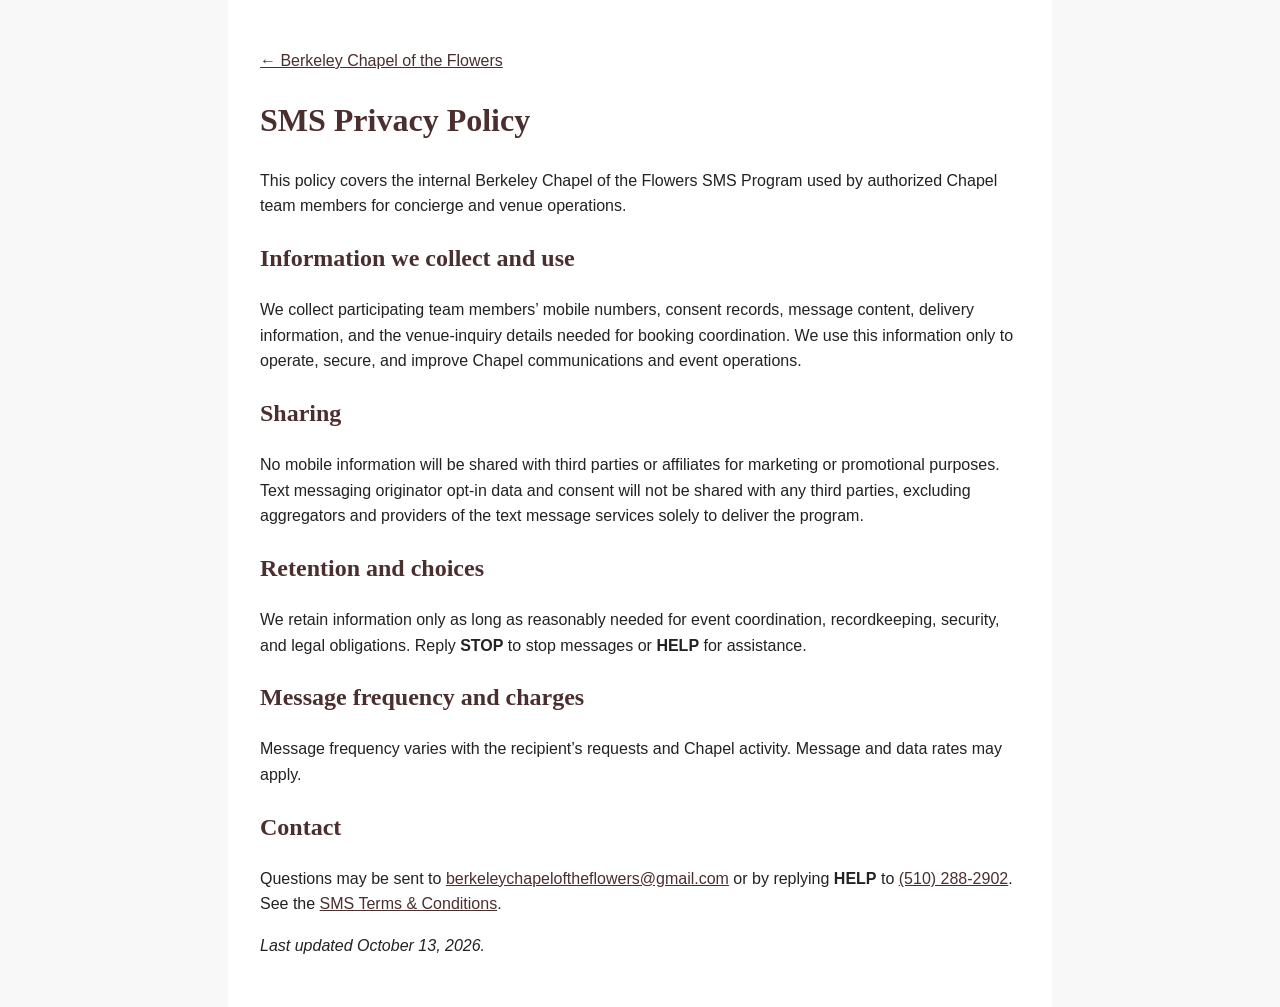
<file: privacy.html>
<!DOCTYPE html>
<html lang="en">
<head>
    <meta charset="UTF-8">
    <meta name="viewport" content="width=device-width, initial-scale=1.0">
    <title>SMS Privacy Policy | Berkeley Chapel of the Flowers</title>
    <style>
        body { font-family: Arial, sans-serif; line-height: 1.6; margin: 0; color: #222; background: #f8f8f8; }
        main { max-width: 760px; margin: 0 auto; padding: 2rem; background: white; }
        h1, h2 { font-family: Georgia, serif; color: #4B2E2E; }
        a { color: #4B2E2E; }
    </style>
</head>
<body>
<main>
    <p><a href="index.html">← Berkeley Chapel of the Flowers</a></p>
    <h1>SMS Privacy Policy</h1>
    <p>This policy covers the internal Berkeley Chapel of the Flowers SMS Program used by authorized Chapel team members for concierge and venue operations.</p>

    <h2>Information we collect and use</h2>
    <p>We collect participating team members’ mobile numbers, consent records, message content, delivery information, and the venue-inquiry details needed for booking coordination. We use this information only to operate, secure, and improve Chapel communications and event operations.</p>

    <h2>Sharing</h2>
    <p>No mobile information will be shared with third parties or affiliates for marketing or promotional purposes. Text messaging originator opt-in data and consent will not be shared with any third parties, excluding aggregators and providers of the text message services solely to deliver the program.</p>

    <h2>Retention and choices</h2>
    <p>We retain information only as long as reasonably needed for event coordination, recordkeeping, security, and legal obligations. Reply <strong>STOP</strong> to stop messages or <strong>HELP</strong> for assistance.</p>

    <h2>Message frequency and charges</h2>
    <p>Message frequency varies with the recipient’s requests and Chapel activity. Message and data rates may apply.</p>

    <h2>Contact</h2>
    <p>Questions may be sent to <a href="mailto:berkeleychapeloftheflowers@gmail.com">berkeleychapeloftheflowers@gmail.com</a> or by replying <strong>HELP</strong> to <a href="sms:+15102882902">(510) 288-2902</a>. See the <a href="terms.html">SMS Terms &amp; Conditions</a>.</p>
    <p><em>Last updated October 13, 2026.</em></p>
</main>
</body>
</html>
</file>
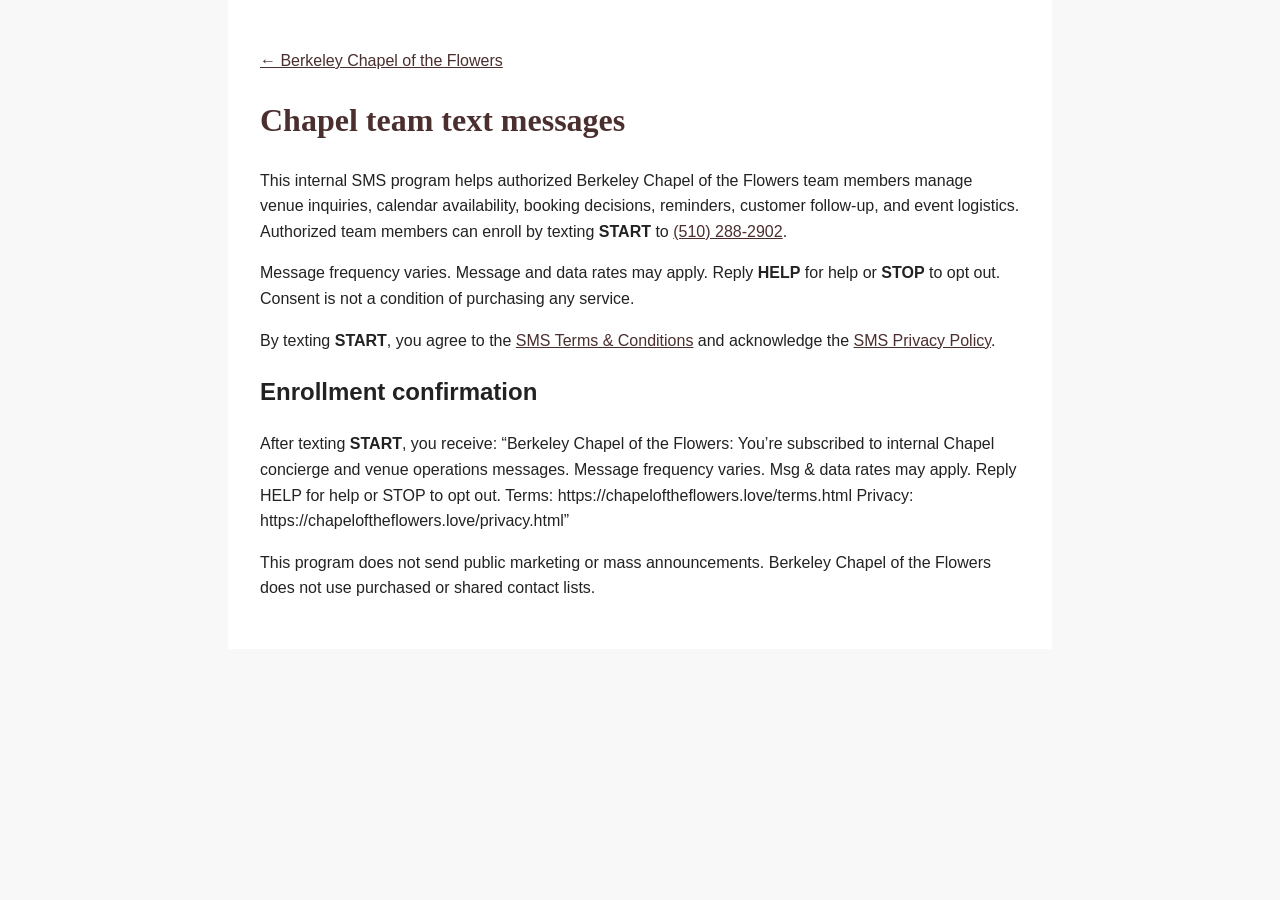
<file: sms.html>
<!DOCTYPE html>
<html lang="en">
<head>
    <meta charset="UTF-8">
    <meta name="viewport" content="width=device-width, initial-scale=1.0">
    <title>Chapel Text Messages | Berkeley Chapel of the Flowers</title>
    <style>
        body { font-family: Arial, sans-serif; line-height: 1.6; margin: 0; color: #222; background: #f8f8f8; }
        main { max-width: 760px; margin: 0 auto; padding: 2rem; background: white; }
        h1 { font-family: Georgia, serif; color: #4B2E2E; }
        a { color: #4B2E2E; }
    </style>
</head>
<body>
<main>
    <p><a href="index.html">← Berkeley Chapel of the Flowers</a></p>
    <h1>Chapel team text messages</h1>
    <p>This internal SMS program helps authorized Berkeley Chapel of the Flowers team members manage venue inquiries, calendar availability, booking decisions, reminders, customer follow-up, and event logistics. Authorized team members can enroll by texting <strong>START</strong> to <a href="sms:+15102882902?body=START">(510) 288-2902</a>.</p>
    <p>Message frequency varies. Message and data rates may apply. Reply <strong>HELP</strong> for help or <strong>STOP</strong> to opt out. Consent is not a condition of purchasing any service.</p>
    <p>By texting <strong>START</strong>, you agree to the <a href="terms.html">SMS Terms &amp; Conditions</a> and acknowledge the <a href="privacy.html">SMS Privacy Policy</a>.</p>

    <h2>Enrollment confirmation</h2>
    <p>After texting <strong>START</strong>, you receive: “Berkeley Chapel of the Flowers: You’re subscribed to internal Chapel concierge and venue operations messages. Message frequency varies. Msg &amp; data rates may apply. Reply HELP for help or STOP to opt out. Terms: https://chapeloftheflowers.love/terms.html Privacy: https://chapeloftheflowers.love/privacy.html”</p>

    <p>This program does not send public marketing or mass announcements. Berkeley Chapel of the Flowers does not use purchased or shared contact lists.</p>
</main>
</body>
</html>
</file>
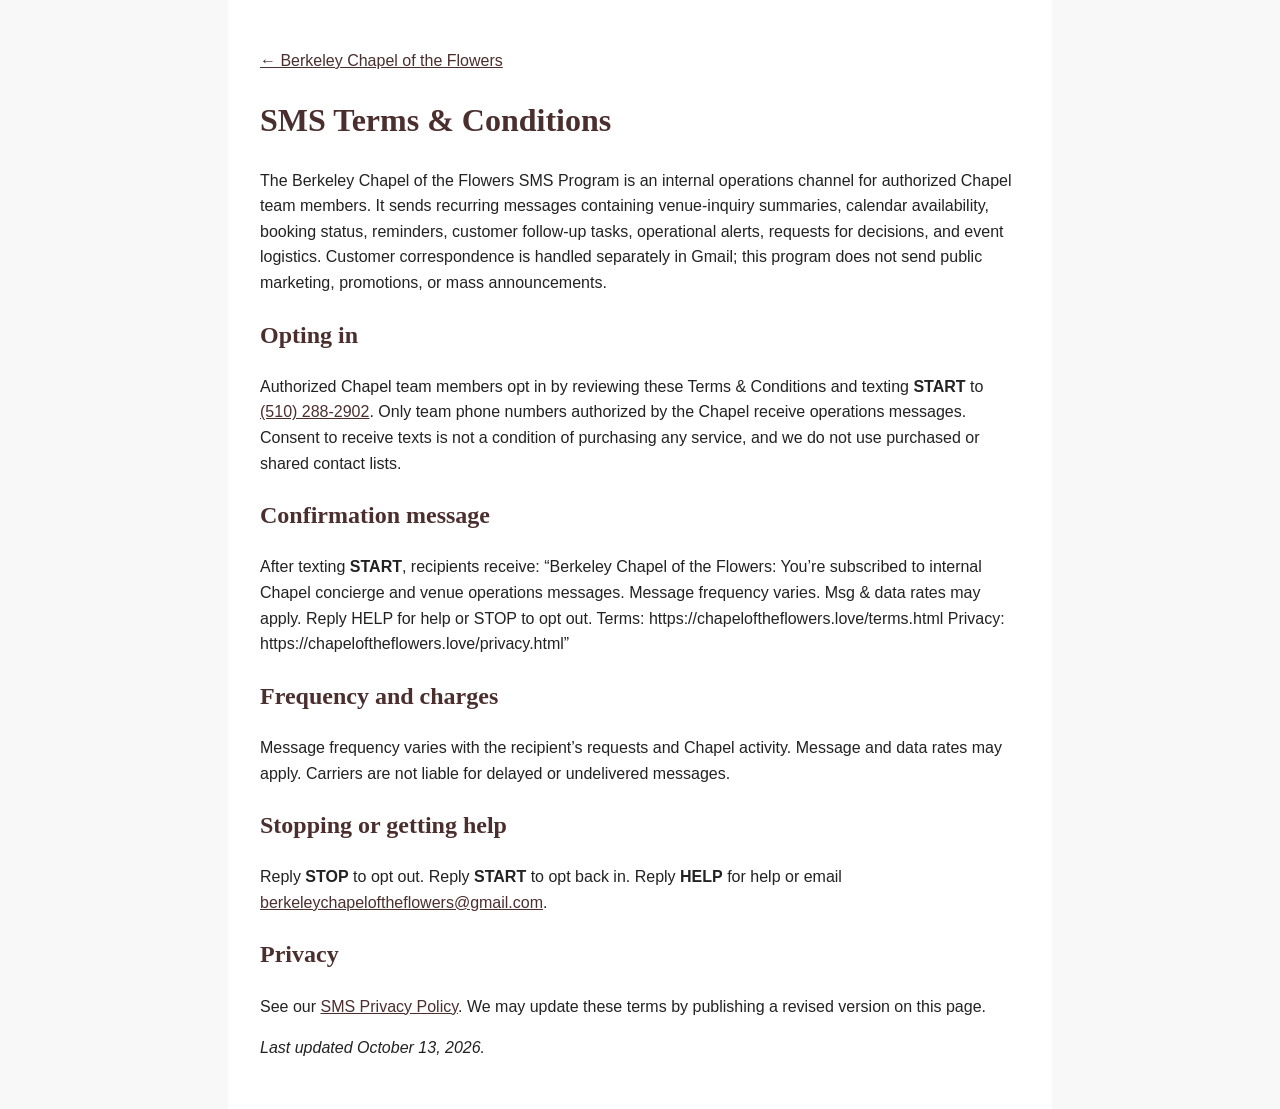
<file: terms.html>
<!DOCTYPE html>
<html lang="en">
<head>
    <meta charset="UTF-8">
    <meta name="viewport" content="width=device-width, initial-scale=1.0">
    <title>SMS Terms &amp; Conditions | Berkeley Chapel of the Flowers</title>
    <style>
        body { font-family: Arial, sans-serif; line-height: 1.6; margin: 0; color: #222; background: #f8f8f8; }
        main { max-width: 760px; margin: 0 auto; padding: 2rem; background: white; }
        h1, h2 { font-family: Georgia, serif; color: #4B2E2E; }
        a { color: #4B2E2E; }
    </style>
</head>
<body>
<main>
    <p><a href="index.html">← Berkeley Chapel of the Flowers</a></p>
    <h1>SMS Terms &amp; Conditions</h1>
    <p>The Berkeley Chapel of the Flowers SMS Program is an internal operations channel for authorized Chapel team members. It sends recurring messages containing venue-inquiry summaries, calendar availability, booking status, reminders, customer follow-up tasks, operational alerts, requests for decisions, and event logistics. Customer correspondence is handled separately in Gmail; this program does not send public marketing, promotions, or mass announcements.</p>

    <h2>Opting in</h2>
    <p>Authorized Chapel team members opt in by reviewing these Terms &amp; Conditions and texting <strong>START</strong> to <a href="sms:+15102882902">(510) 288-2902</a>. Only team phone numbers authorized by the Chapel receive operations messages. Consent to receive texts is not a condition of purchasing any service, and we do not use purchased or shared contact lists.</p>

    <h2>Confirmation message</h2>
    <p>After texting <strong>START</strong>, recipients receive: “Berkeley Chapel of the Flowers: You’re subscribed to internal Chapel concierge and venue operations messages. Message frequency varies. Msg &amp; data rates may apply. Reply HELP for help or STOP to opt out. Terms: https://chapeloftheflowers.love/terms.html Privacy: https://chapeloftheflowers.love/privacy.html”</p>

    <h2>Frequency and charges</h2>
    <p>Message frequency varies with the recipient’s requests and Chapel activity. Message and data rates may apply. Carriers are not liable for delayed or undelivered messages.</p>

    <h2>Stopping or getting help</h2>
    <p>Reply <strong>STOP</strong> to opt out. Reply <strong>START</strong> to opt back in. Reply <strong>HELP</strong> for help or email <a href="mailto:berkeleychapeloftheflowers@gmail.com">berkeleychapeloftheflowers@gmail.com</a>.</p>

    <h2>Privacy</h2>
    <p>See our <a href="privacy.html">SMS Privacy Policy</a>. We may update these terms by publishing a revised version on this page.</p>
    <p><em>Last updated October 13, 2026.</em></p>
</main>
</body>
</html>
</file>
<file: assets/events.css>
:root{--paper:#f8f3e8;--ink:#302f24;--muted:#68695b;--green:#344936;--line:#d6d3c2;--white:#fffdf7}*{box-sizing:border-box}body{margin:0;background:var(--paper);color:var(--ink);font:17px/1.65 Georgia,'Times New Roman',serif}a{color:inherit;text-underline-offset:4px}a:hover{color:#647a4d}a:focus-visible,summary:focus-visible{outline:3px solid #bc742d;outline-offset:5px}.skip-link{position:absolute;left:1rem;top:-10rem;background:white;padding:.5rem;z-index:2}.skip-link:focus{top:1rem}.hero{color:var(--white);min-height:520px;background:linear-gradient(90deg,rgba(18,33,22,.88),rgba(18,33,22,.25)),url('202501-chapel-above-view.jpg') center 55%/cover}.hero nav{display:flex;align-items:center;justify-content:space-between;max-width:1200px;margin:auto;padding:26px 38px;font:14px/1.5 system-ui,sans-serif}.hero a:hover{color:#e3dabf}.wordmark{font:24px/1.25 Georgia,serif;text-decoration:none}.wordmark span{display:block;font:10px/2.5 system-ui,sans-serif;letter-spacing:.19em}.hero-copy{max-width:1124px;margin:auto;padding:48px 0 70px}.eyebrow{font:11px/1.5 system-ui,sans-serif;text-transform:uppercase;letter-spacing:.2em;font-weight:650}h1{font-size:clamp(48px,6.2vw,78px);font-weight:400;line-height:1.03;letter-spacing:-.035em;margin:20px 0}h2{font-weight:400;font-size:36px;line-height:1.2;letter-spacing:-.025em;margin:10px 0 18px}h3{font-size:25px;line-height:1.25;font-weight:400;margin:12px 0}.hero-copy>p:last-child{font-size:20px;line-height:1.5}main{max-width:1124px;margin:auto;padding:0 0 60px}.intro{display:flex;justify-content:space-between;align-items:center;gap:30px;padding:52px 0 30px}.intro p{color:var(--muted);margin:10px 0}.subscribe{display:grid;justify-items:center;gap:14px;font:13px/1.6 system-ui,sans-serif}.button{display:inline-block;background:var(--green);color:var(--white);padding:14px 22px;border-radius:3px;text-decoration:none;font:14px/1.6 system-ui,sans-serif}.button:hover{background:#455d42;color:white}.availability{padding:16px 20px;background:#eaeade;border-left:3px solid #7a8862;font:14px/1.7 system-ui,sans-serif;margin-bottom:45px}.section-heading{display:flex;justify-content:space-between;align-items:baseline;border-bottom:1px solid var(--line);margin-bottom:24px;gap:20px}.section-heading h2{font-size:28px}.section-heading span{font:12px/1.5 system-ui,sans-serif;color:var(--muted)}.event-grid{display:grid;grid-template-columns:repeat(2,minmax(0,1fr));gap:22px}.event-card{padding:26px;background:var(--white);border:1px solid var(--line);border-radius:4px;align-self:start;overflow-wrap:anywhere}.event-date{font:11px/1.6 system-ui,sans-serif;text-transform:uppercase;letter-spacing:.075em;color:var(--green);margin:0}.event-time{font:14px/1.6 system-ui,sans-serif;color:var(--muted)}.event-details{border-top:1px solid var(--line);margin-top:22px;padding-top:16px}.event-details>summary,.add-calendar>summary{cursor:pointer;font:14px/1.5 system-ui,sans-serif}.description{font-size:16px;white-space:pre-wrap;margin-top:20px}.event-links{display:flex;gap:15px;flex-wrap:wrap}.event-link{font:14px/1.5 system-ui,sans-serif;margin-top:18px}.empty{grid-column:1/-1;border:1px dashed #bfc4b0;padding:38px;text-align:center}.empty p{color:var(--muted);max-width:560px;margin:12px auto}.archive{margin-top:54px}.archive-year{border-bottom:1px solid var(--line);padding:18px 0}.archive-year>summary{font-size:24px;cursor:pointer}.archive-year>summary span{font:12px/1.6 system-ui,sans-serif;color:var(--muted);margin-left:18px}.archive-year .event-grid{margin-top:22px}.host{margin-top:64px;padding:46px;background:#e5e8dc;text-align:center;border-radius:4px}.host p{color:var(--muted)}.updated{font:11px/1.7 system-ui,sans-serif;color:var(--muted);text-align:center;margin-top:28px}footer{background:#263a2d;color:var(--white);padding:40px;text-align:center}footer>a{font-size:23px;text-decoration:none}footer p{font:13px/1.8 system-ui,sans-serif;color:#d9dfd0}footer div{display:flex;justify-content:center;gap:24px;font:12px/1.5 system-ui,sans-serif}@media(max-width:1200px){main,.hero-copy{margin-left:32px;margin-right:32px}}@media(max-width:650px){.hero{min-height:460px}.hero nav{padding:22px}.wordmark{font-size:20px}.hero-copy{margin:0;padding:45px 24px}.hero nav>a:last-child{font-size:12px}main{margin:0;padding:0 22px 40px}.intro{display:block;padding-top:35px}.subscribe{justify-items:start;margin:25px 0}.event-grid{grid-template-columns:1fr}.section-heading span{display:none}.event-card{padding:22px}.host{padding:32px 20px}.empty{padding:28px 20px}}
.add-calendar{margin-top:20px;font:14px/1.5 system-ui,sans-serif}.add-calendar>div{display:flex;flex-wrap:wrap;gap:12px 20px;padding:12px 0 0}.add-calendar a{padding:4px 0}

@media(max-width:380px){.hero nav{align-items:flex-start;flex-direction:column;gap:14px}.hero-copy{padding-top:30px}}
/* Preserve complete posters, including dates and lettering, at every screen size. */
.event-artwork{display:flex;align-items:center;justify-content:center;background:#eeeee5;border:1px solid var(--line);border-radius:3px;margin:0 0 22px;overflow:hidden;aspect-ratio:16/10}.event-artwork img{display:block;width:100%;height:100%;object-fit:contain}.event-artwork:hover{border-color:var(--green)}
</file>
